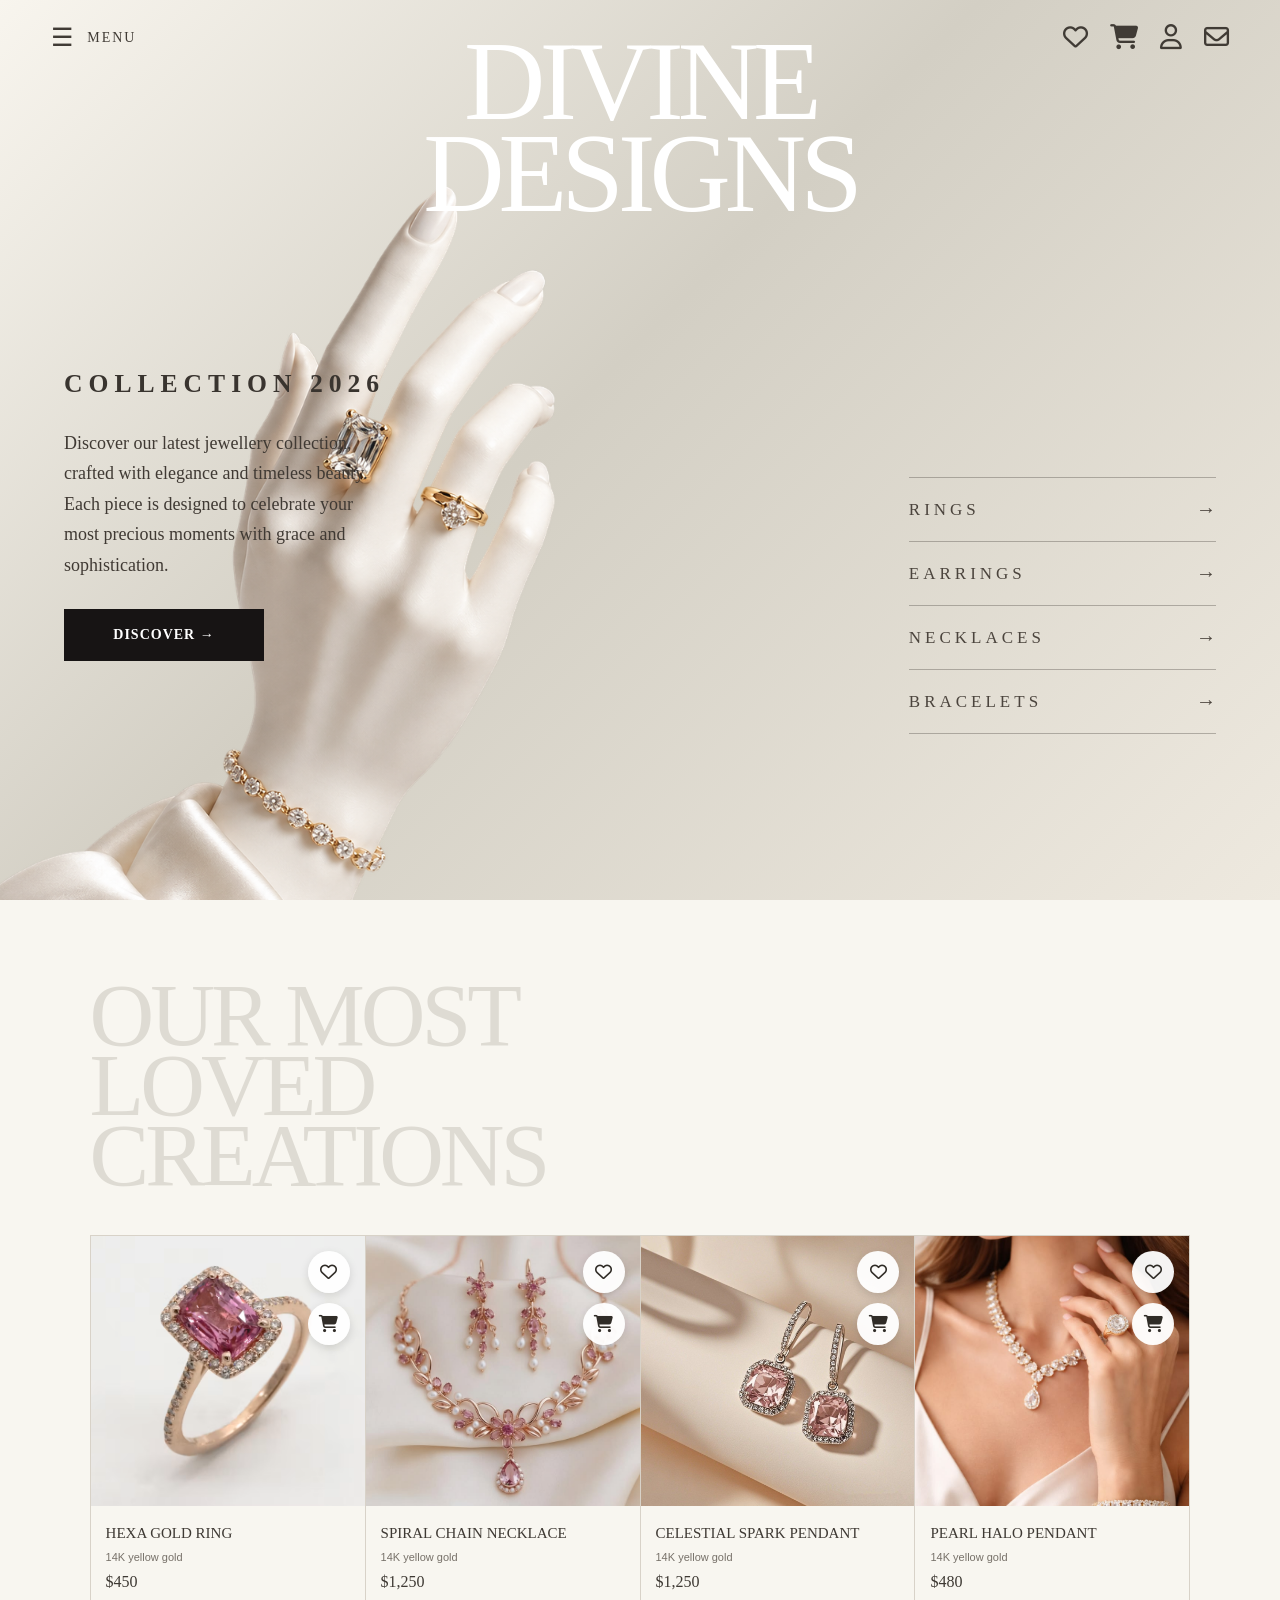
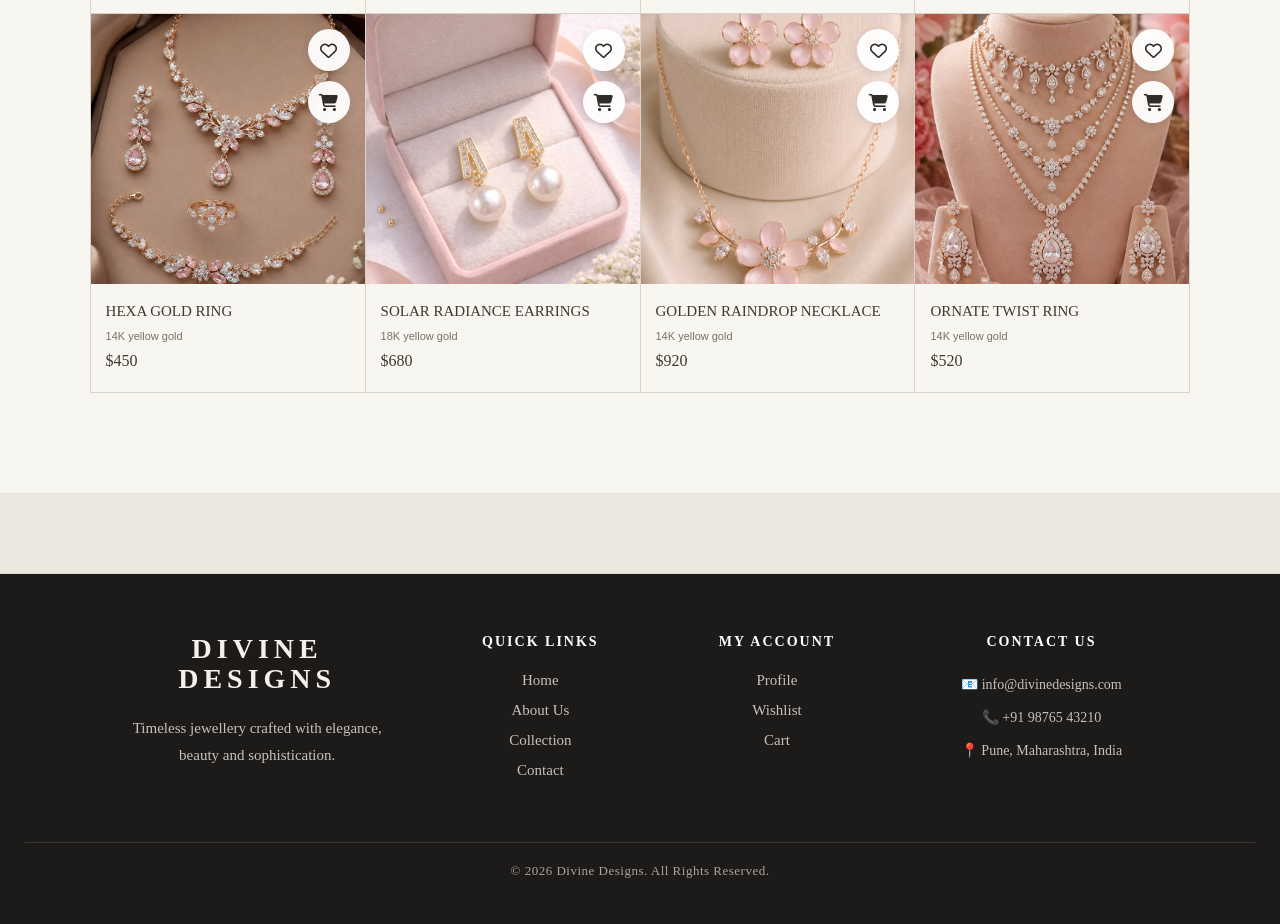
<file: index.html>
<!DOCTYPE html>
<html lang="en">

<head>
    <meta charset="UTF-8">
    <meta name="viewport" content="width=device-width, initial-scale=1.0">

    <title>Divine Designs | Luxury Jewellery</title>

    <!-- Main CSS -->
    <link rel="stylesheet" href="css/style.css">

    <!-- Font Awesome -->
    <link rel="stylesheet"
        href="https://cdnjs.cloudflare.com/ajax/libs/font-awesome/6.5.2/css/all.min.css">

    <style>
        /* =========================================
           PRODUCT IMAGE ACTION BUTTONS
        ========================================= */

        .loved-image {
            position: relative;
            overflow: hidden;
        }

        .product-actions {
            position: absolute;
            top: 15px;
            right: 15px;
            display: flex;
            flex-direction: column;
            gap: 10px;
            z-index: 10;
        }

        .product-action {
            width: 42px;
            height: 42px;
            border: none;
            border-radius: 50%;
            background: rgba(255, 255, 255, 0.95);
            color: #302c27;
            display: flex;
            align-items: center;
            justify-content: center;
            cursor: pointer;
            font-size: 17px;
            box-shadow: 0 3px 10px rgba(0, 0, 0, 0.12);
            transition: all 0.3s ease;
        }

        .product-action:hover {
            background: #302c27;
            color: #ffffff;
            transform: translateY(-2px);
        }

        .product-action.wishlist-active {
            background: #302c27;
            color: #ffffff;
        }

        .product-action:active {
            transform: scale(0.92);
        }

        /* Mobile */
        @media (max-width: 768px) {

            .product-actions {
                top: 10px;
                right: 10px;
                gap: 7px;
            }

            .product-action {
                width: 36px;
                height: 36px;
                font-size: 15px;
            }
        }
    </style>
</head>


<body>

    <!-- =========================================
         HERO SECTION
    ========================================== -->

    <section class="hero">

        <!-- Background Image -->
        <div class="hero-background"></div>


        <!-- =========================================
             TOP HEADER
        ========================================== -->

        <header class="luxury-header">

            <!-- Menu -->
            <div class="menu-dropdown">

                <button class="menu-button" type="button">
                    <span class="menu-icon">☰</span>
                    <span>MENU</span>
                </button>

                <div class="menu-options">

                    <a href="index.html">HOME</a>

                    <a href="about.html">ABOUT US</a>

                    <a href="collection.html">COLLECTION</a>

                    <a href="rings.html">RINGS</a>

                    <a href="earrings.html">EARRINGS</a>

                    <a href="necklaces.html">NECKLACES</a>

                    <a href="bracelets.html">BRACELETS</a>

                    <a href="contact.html">CONTACT</a>

                </div>

            </div>


            <!-- Header Icons -->
            <div class="header-icons">

                <!-- Wishlist -->
                <a href="wishlist.html"
                    class="icon-link"
                    title="Wishlist">

                    <i class="fa-regular fa-heart"></i>

                </a>


                <!-- Cart -->
                <a href="cart.html"
                    class="icon-link"
                    title="Shopping Cart">

                    <i class="fa-solid fa-cart-shopping"></i>

                </a>


                <!-- Profile -->
                <a href="profile.html"
                    class="icon-link"
                    title="Profile">

                    <i class="fa-regular fa-user"></i>

                </a>


                <!-- Contact -->
                <a href="contact.html"
                    class="icon-link"
                    title="Contact">

                    <i class="fa-regular fa-envelope"></i>

                </a>

            </div>

        </header>



        <!-- =========================================
             MAIN TITLE
        ========================================== -->

        <h1 class="hero-title">

            DIVINE
            <br>
            DESIGNS

        </h1>



        <!-- =========================================
             LEFT CONTENT
        ========================================== -->

        <div class="hero-content">

            <h2>
                COLLECTION 2026
            </h2>


            <p>

                Discover our latest jewellery collection,
                <br>

                crafted with elegance and timeless beauty.
                <br>

                Each piece is designed to celebrate your
                <br>

                most precious moments with grace and
                <br>

                sophistication.

            </p>


            <a href="#loved"
                class="discover-button">

                DISCOVER →

            </a>

        </div>



        <!-- =========================================
             HAND IMAGE
        ========================================== -->

        <img
            src="images/hand.png"
            alt="Luxury jewellery hand"
            class="hero-hand"
        >



        <!-- =========================================
             RIGHT CATEGORIES
        ========================================== -->

        <div class="hero-categories">

            <a href="rings.html">

                <span>RINGS</span>

                <span>→</span>

            </a>


            <a href="earrings.html">

                <span>EARRINGS</span>

                <span>→</span>

            </a>


            <a href="necklaces.html">

                <span>NECKLACES</span>

                <span>→</span>

            </a>


            <a href="bracelets.html">

                <span>BRACELETS</span>

                <span>→</span>

            </a>

        </div>

    </section>



    <!-- =========================================
         OUR MOST LOVED CREATIONS
    ========================================== -->

    <section class="loved-section"
        id="loved">


        <div class="loved-heading">

            <p>OUR MOST</p>

            <p>LOVED</p>

            <p>CREATIONS</p>

        </div>



        <div class="loved-grid">


            <!-- =================================
                 PRODUCT 1
            ================================== -->

            <div class="loved-card">

                <div class="loved-image">

                    <img
                        src="images/ring2.jpg"
                        alt="Hexa Gold Ring"
                    >


                    <!-- Action Buttons -->
                    <div class="product-actions">

                        <button
                            class="product-action wishlist-btn"
                            title="Add to Wishlist"
                            onclick="addToWishlist(
                                'HEXA GOLD RING',
                                '14K yellow gold',
                                '$450',
                                'images/ring2.jpg'
                            )">

                            <i class="fa-regular fa-heart"></i>

                        </button>


                        <button
                            class="product-action"
                            title="Add to Cart"
                            onclick="addToCart(
                                'HEXA GOLD RING',
                                '14K yellow gold',
                                '$450',
                                'images/ring2.jpg'
                            )">

                            <i class="fa-solid fa-cart-shopping"></i>

                        </button>

                    </div>

                </div>


                <div class="loved-info">

                    <h3>HEXA GOLD RING</h3>

                    <p>14K yellow gold</p>

                    <span>$450</span>

                </div>

            </div>



            <!-- =================================
                 PRODUCT 2
            ================================== -->

            <div class="loved-card">

                <div class="loved-image">

                    <img
                        src="images/necklace1.jpg"
                        alt="Spiral Chain Necklace"
                    >


                    <div class="product-actions">

                        <button
                            class="product-action wishlist-btn"
                            title="Add to Wishlist"
                            onclick="addToWishlist(
                                'SPIRAL CHAIN NECKLACE',
                                '14K yellow gold',
                                '$1,250',
                                'images/necklace1.jpg'
                            )">

                            <i class="fa-regular fa-heart"></i>

                        </button>


                        <button
                            class="product-action"
                            title="Add to Cart"
                            onclick="addToCart(
                                'SPIRAL CHAIN NECKLACE',
                                '14K yellow gold',
                                '$1,250',
                                'images/necklace1.jpg'
                            )">

                            <i class="fa-solid fa-cart-shopping"></i>

                        </button>

                    </div>

                </div>


                <div class="loved-info">

                    <h3>SPIRAL CHAIN NECKLACE</h3>

                    <p>14K yellow gold</p>

                    <span>$1,250</span>

                </div>

            </div>



            <!-- =================================
                 PRODUCT 3
            ================================== -->

            <div class="loved-card">

                <div class="loved-image">

                    <img
                        src="images/earrings1.jpg"
                        alt="Celestial Spark Pendant"
                    >


                    <div class="product-actions">

                        <button
                            class="product-action wishlist-btn"
                            title="Add to Wishlist"
                            onclick="addToWishlist(
                                'CELESTIAL SPARK PENDANT',
                                '14K yellow gold',
                                '$1,250',
                                'images/earrings1.jpg'
                            )">

                            <i class="fa-regular fa-heart"></i>

                        </button>


                        <button
                            class="product-action"
                            title="Add to Cart"
                            onclick="addToCart(
                                'CELESTIAL SPARK PENDANT',
                                '14K yellow gold',
                                '$1,250',
                                'images/earrings1.jpg'
                            )">

                            <i class="fa-solid fa-cart-shopping"></i>

                        </button>

                    </div>

                </div>


                <div class="loved-info">

                    <h3>CELESTIAL SPARK PENDANT</h3>

                    <p>14K yellow gold</p>

                    <span>$1,250</span>

                </div>

            </div>



            <!-- =================================
                 PRODUCT 4
            ================================== -->

            <div class="loved-card">

                <div class="loved-image">

                    <img
                        src="images/bracelet1.jpg"
                        alt="Pearl Halo Pendant"
                    >


                    <div class="product-actions">

                        <button
                            class="product-action wishlist-btn"
                            title="Add to Wishlist"
                            onclick="addToWishlist(
                                'PEARL HALO PENDANT',
                                '14K yellow gold',
                                '$480',
                                'images/bracelet1.jpg'
                            )">

                            <i class="fa-regular fa-heart"></i>

                        </button>


                        <button
                            class="product-action"
                            title="Add to Cart"
                            onclick="addToCart(
                                'PEARL HALO PENDANT',
                                '14K yellow gold',
                                '$480',
                                'images/bracelet1.jpg'
                            )">

                            <i class="fa-solid fa-cart-shopping"></i>

                        </button>

                    </div>

                </div>


                <div class="loved-info">

                    <h3>PEARL HALO PENDANT</h3>

                    <p>14K yellow gold</p>

                    <span>$480</span>

                </div>

            </div>



            <!-- =================================
                 PRODUCT 5
            ================================== -->

            <div class="loved-card">

                <div class="loved-image">

                    <img
                        src="images/necklace3.jpg"
                        alt="Hexa Gold Ring"
                    >


                    <div class="product-actions">

                        <button
                            class="product-action wishlist-btn"
                            title="Add to Wishlist"
                            onclick="addToWishlist(
                                'HEXA GOLD RING',
                                '14K yellow gold',
                                '$450',
                                'images/necklace3.jpg'
                            )">

                            <i class="fa-regular fa-heart"></i>

                        </button>


                        <button
                            class="product-action"
                            title="Add to Cart"
                            onclick="addToCart(
                                'HEXA GOLD RING',
                                '14K yellow gold',
                                '$450',
                                'images/necklace3.jpg'
                            )">

                            <i class="fa-solid fa-cart-shopping"></i>

                        </button>

                    </div>

                </div>


                <div class="loved-info">

                    <h3>HEXA GOLD RING</h3>

                    <p>14K yellow gold</p>

                    <span>$450</span>

                </div>

            </div>



            <!-- =================================
                 PRODUCT 6
            ================================== -->

            <div class="loved-card">

                <div class="loved-image">

                    <img
                        src="images/earrings2.jpg"
                        alt="Solar Radiance Earrings"
                    >


                    <div class="product-actions">

                        <button
                            class="product-action wishlist-btn"
                            title="Add to Wishlist"
                            onclick="addToWishlist(
                                'SOLAR RADIANCE EARRINGS',
                                '18K yellow gold',
                                '$680',
                                'images/earrings2.jpg'
                            )">

                            <i class="fa-regular fa-heart"></i>

                        </button>


                        <button
                            class="product-action"
                            title="Add to Cart"
                            onclick="addToCart(
                                'SOLAR RADIANCE EARRINGS',
                                '18K yellow gold',
                                '$680',
                                'images/earrings2.jpg'
                            )">

                            <i class="fa-solid fa-cart-shopping"></i>

                        </button>

                    </div>

                </div>


                <div class="loved-info">

                    <h3>SOLAR RADIANCE EARRINGS</h3>

                    <p>18K yellow gold</p>

                    <span>$680</span>

                </div>

            </div>



            <!-- =================================
                 PRODUCT 7
            ================================== -->

            <div class="loved-card">

                <div class="loved-image">

                    <img
                        src="images/necklace2.jpg"
                        alt="Golden Raindrop Necklace"
                    >


                    <div class="product-actions">

                        <button
                            class="product-action wishlist-btn"
                            title="Add to Wishlist"
                            onclick="addToWishlist(
                                'GOLDEN RAINDROP NECKLACE',
                                '14K yellow gold',
                                '$920',
                                'images/necklace2.jpg'
                            )">

                            <i class="fa-regular fa-heart"></i>

                        </button>


                        <button
                            class="product-action"
                            title="Add to Cart"
                            onclick="addToCart(
                                'GOLDEN RAINDROP NECKLACE',
                                '14K yellow gold',
                                '$920',
                                'images/necklace2.jpg'
                            )">

                            <i class="fa-solid fa-cart-shopping"></i>

                        </button>

                    </div>

                </div>


                <div class="loved-info">

                    <h3>GOLDEN RAINDROP NECKLACE</h3>

                    <p>14K yellow gold</p>

                    <span>$920</span>

                </div>

            </div>



            <!-- =================================
                 PRODUCT 8
            ================================== -->

            <div class="loved-card">

                <div class="loved-image">

                    <img
                        src="images/necklace4.jpg"
                        alt="Ornate Twist Ring"
                    >


                    <div class="product-actions">

                        <button
                            class="product-action wishlist-btn"
                            title="Add to Wishlist"
                            onclick="addToWishlist(
                                'ORNATE TWIST RING',
                                '14K yellow gold',
                                '$520',
                                'images/necklace4.jpg'
                            )">

                            <i class="fa-regular fa-heart"></i>

                        </button>


                        <button
                            class="product-action"
                            title="Add to Cart"
                            onclick="addToCart(
                                'ORNATE TWIST RING',
                                '14K yellow gold',
                                '$520',
                                'images/necklace4.jpg'
                            )">

                            <i class="fa-solid fa-cart-shopping"></i>

                        </button>

                    </div>

                </div>


                <div class="loved-info">

                    <h3>ORNATE TWIST RING</h3>

                    <p>14K yellow gold</p>

                    <span>$520</span>

                </div>

            </div>


        </div>

    </section>



    <!-- =========================================
         JAVASCRIPT
         WISHLIST + CART
    ========================================== -->

    <script>

        /* =========================================
           ADD TO WISHLIST
        ========================================== */

        function addToWishlist(name, material, price, image) {

            let wishlist =
                JSON.parse(localStorage.getItem("wishlist")) || [];


            /* Check if product already exists */

            const alreadyExists = wishlist.some(function (item) {

                return item.name === name &&
                       item.image === image;

            });


            if (alreadyExists) {

                alert("This item is already in your wishlist.");

                return;

            }


            /* Add product */

            wishlist.push({

                name: name,

                material: material,

                price: price,

                image: image

            });


            localStorage.setItem(
                "wishlist",
                JSON.stringify(wishlist)
            );


            alert("Added to Wishlist ❤️");

        }



        /* =========================================
           ADD TO CART
        ========================================== */

        function addToCart(name, material, price, image) {

            let cart =
                JSON.parse(localStorage.getItem("cart")) || [];


            /* Check if product already exists */

            const alreadyExists = cart.some(function (item) {

                return item.name === name &&
                       item.image === image;

            });


            if (alreadyExists) {

                alert("This item is already in your cart.");

                return;

            }


            /* Add product */

            cart.push({

                name: name,

                material: material,

                price: price,

                image: image,

                quantity: 1

            });


            localStorage.setItem(
                "cart",
                JSON.stringify(cart)
            );


            alert("Added to Cart 🛒");

        }



        /* =========================================
           SHOW SAVED WISHLIST HEARTS
        ========================================== */

        document.addEventListener(
            "DOMContentLoaded",
            function () {

                const wishlist =
                    JSON.parse(
                        localStorage.getItem("wishlist")
                    ) || [];


                document
                    .querySelectorAll(".wishlist-btn")
                    .forEach(function (button) {

                        const onclickValue =
                            button.getAttribute("onclick");


                        if (!onclickValue) {
                            return;
                        }


                        wishlist.forEach(function (item) {

                            if (
                                onclickValue.includes(item.name)
                            ) {

                                button.classList.add(
                                    "wishlist-active"
                                );

                                const icon =
                                    button.querySelector("i");

                                if (icon) {

                                    icon.classList.remove(
                                        "fa-regular"
                                    );

                                    icon.classList.add(
                                        "fa-solid"
                                    );

                                }

                            }

                        });

                    });

            }
        );

    </script>

<!-- FOOTER -->
<footer class="site-footer">

    <div class="footer-container">

        <!-- Brand -->
        <div class="footer-brand">
            <h2>DIVINE<br>DESIGNS</h2>
            <p>
                Timeless jewellery crafted with elegance,
                beauty and sophistication.
            </p>
        </div>

        <!-- Quick Links -->
        <div class="footer-column">
            <h3>QUICK LINKS</h3>

            <a href="index.html">Home</a>
            <a href="about.html">About Us</a>
            <a href="collection.html">Collection</a>
            <a href="contact.html">Contact</a>
        </div>

        <!-- Customer -->
        <div class="footer-column">
            <h3>MY ACCOUNT</h3>

            <a href="profile.html">Profile</a>
            <a href="wishlist.html">Wishlist</a>
            <a href="cart.html">Cart</a>
        </div>

        <!-- Contact -->
        <div class="footer-column">
            <h3>CONTACT US</h3>

            <p>📧 info@divinedesigns.com</p>
            <p>📞 +91 98765 43210</p>
            <p>📍 Pune, Maharashtra, India</p>
        </div>

    </div>

    <div class="footer-bottom">
        <p>© 2026 Divine Designs. All Rights Reserved.</p>
    </div>

</footer>

</body>

</html>
</file>
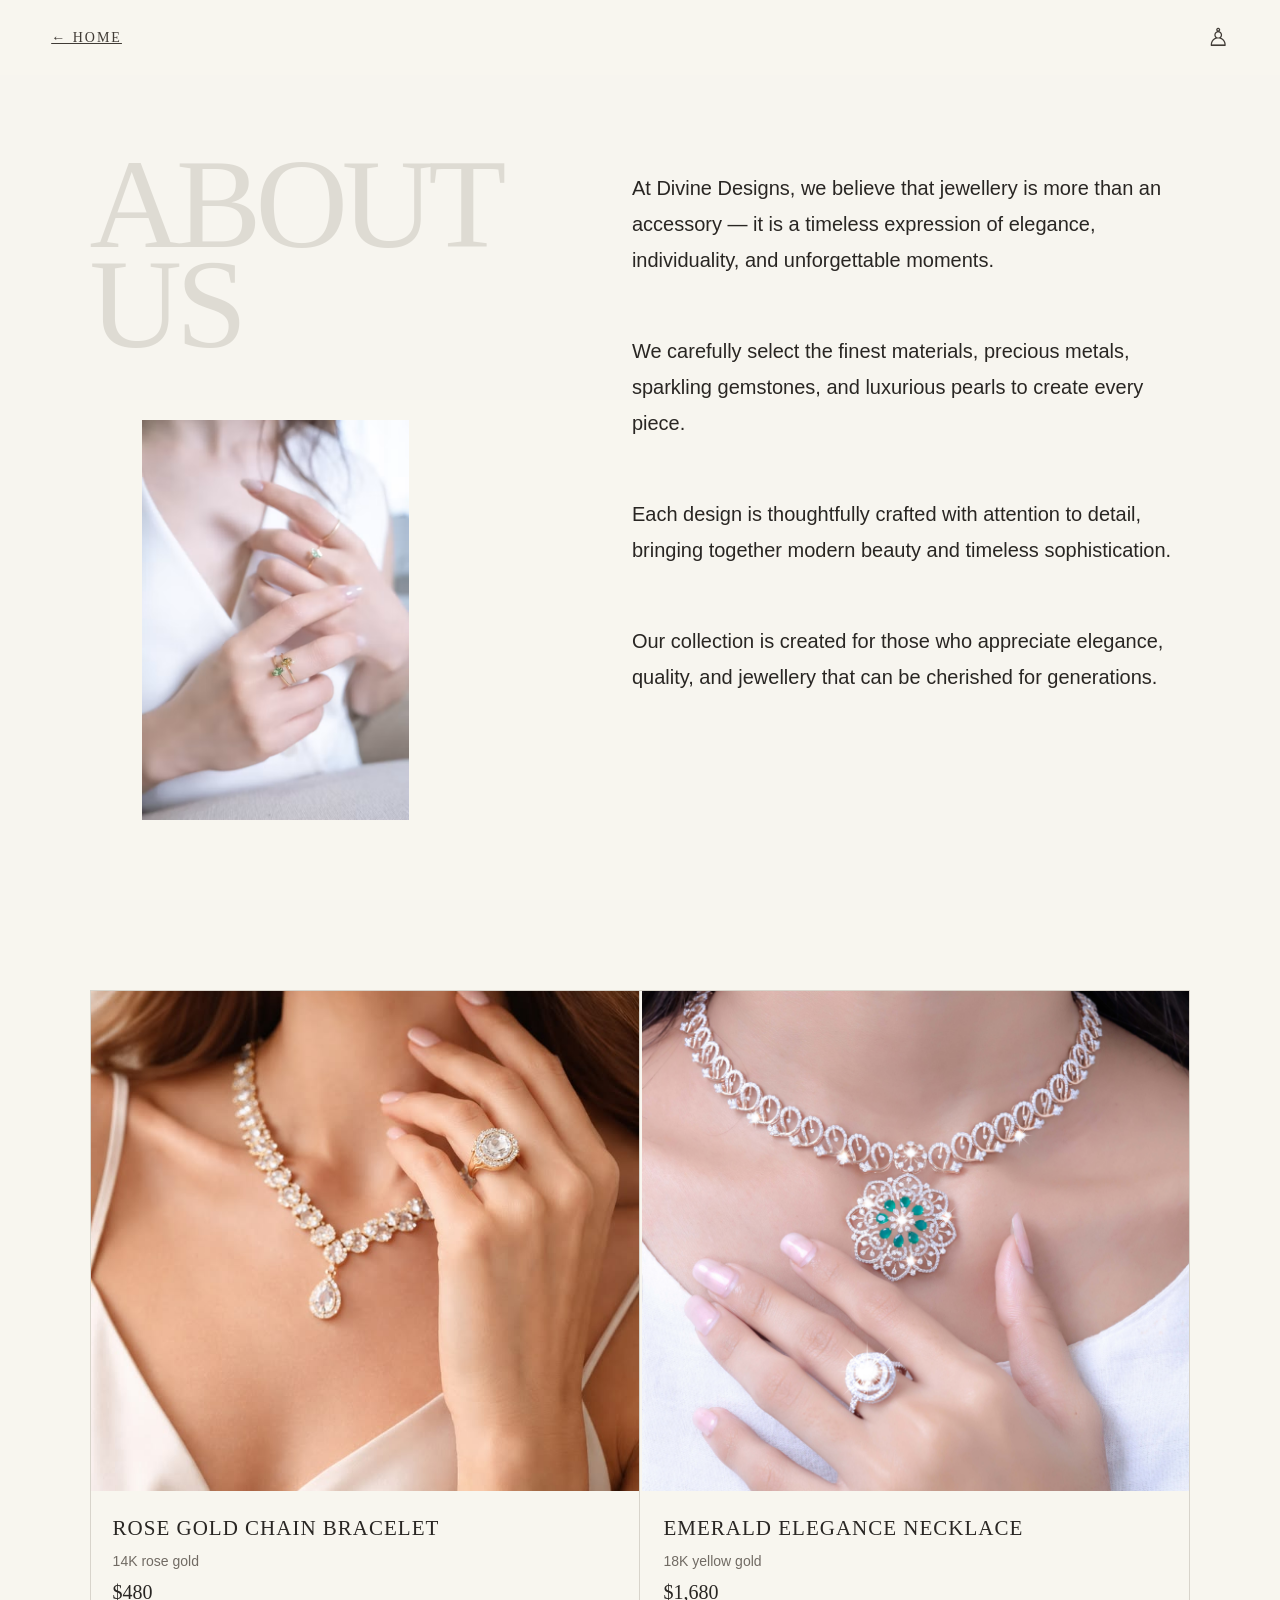
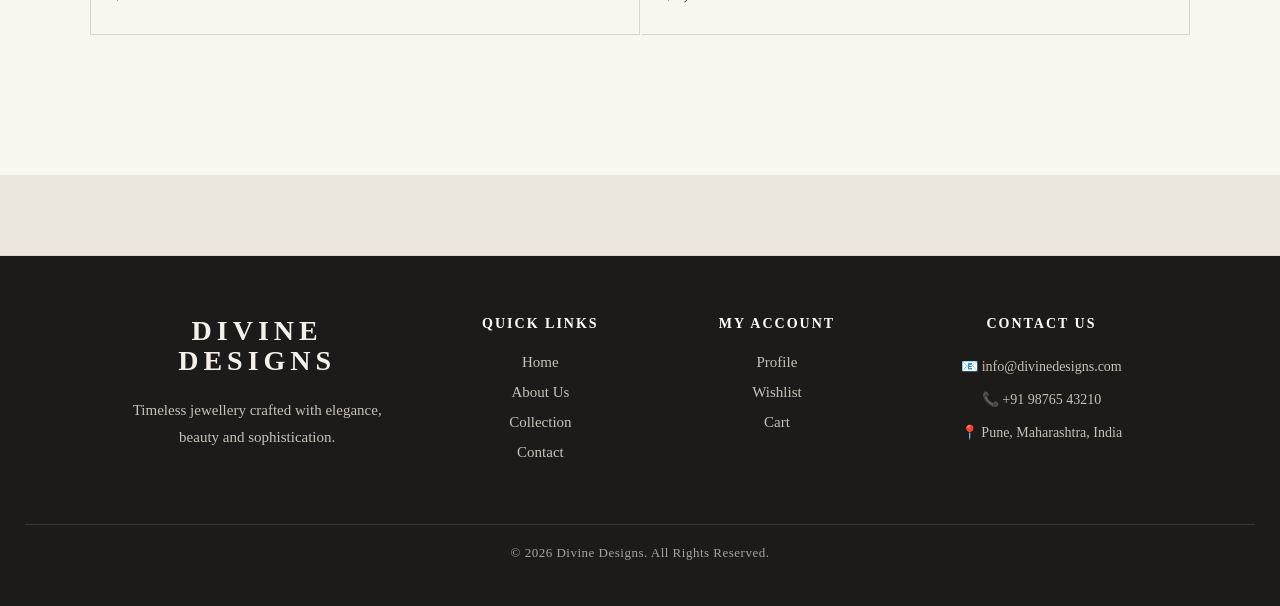
<file: about.html>
<!DOCTYPE html>
<html lang="en">

<head>
    <meta charset="UTF-8">
    <meta name="viewport" content="width=device-width, initial-scale=1.0">

    <title>About Us | Divine Designs</title>

    <link rel="stylesheet" href="css/style.css">
</head>

<body>

<header class="luxury-header" style="position: relative; background: #f8f6ef;">

    <a href="index.html" class="menu-button">
        ← HOME
    </a>

    <div class="header-icons">
        <a href="contact.html">♙</a>
    </div>

</header>


<section class="about-section">

    <div class="about-title">

        <h2>
            ABOUT<br>
            US
        </h2>

        <div class="about-model">
            <img src="images/model.jpg" alt="Jewellery Model">
        </div>

    </div>


    <div class="about-content">

        <p>
            At Divine Designs, we believe that jewellery is more than an
            accessory — it is a timeless expression of elegance,
            individuality, and unforgettable moments.
        </p>

        <p>
            We carefully select the finest materials, precious metals,
            sparkling gemstones, and luxurious pearls to create every piece.
        </p>

        <p>
            Each design is thoughtfully crafted with attention to detail,
            bringing together modern beauty and timeless sophistication.
        </p>

        <p>
            Our collection is created for those who appreciate elegance,
            quality, and jewellery that can be cherished for generations.
        </p>

    </div>

</section>
<!-- ================= FEATURED JEWELLERY ================= -->

<section class="featured-jewellery">


    <div class="featured-products">

        <!-- Necklace -->

        <a href="collection.html" class="featured-card">

            <div class="featured-image">
                <img src="images/bracelet1.jpg" alt="Luxury Necklace">
            </div>

            <div class="featured-info">
                <h3>ROSE GOLD CHAIN BRACELET</h3>
                <p>14K rose gold</p>
                <span>$480</span>
    

            </div>

        </a>


        <!-- Bracelet -->

        <a href="#" class="featured-card">

            <div class="featured-image">
                <img src="images/necklace7.jpg" alt="Luxury Bracelet">
            </div>

            <div class="featured-info">
                <h3>EMERALD ELEGANCE NECKLACE</h3>
                <p>18K yellow gold</p>
                <span>$1,680</span>
            </div>

        </a>

    </div>

</section>
<!-- FOOTER -->
<footer class="site-footer">

    <div class="footer-container">

        <!-- Brand -->
        <div class="footer-brand">
            <h2>DIVINE<br>DESIGNS</h2>
            <p>
                Timeless jewellery crafted with elegance,
                beauty and sophistication.
            </p>
        </div>

        <!-- Quick Links -->
        <div class="footer-column">
            <h3>QUICK LINKS</h3>

            <a href="index.html">Home</a>
            <a href="about.html">About Us</a>
            <a href="collection.html">Collection</a>
            <a href="contact.html">Contact</a>
        </div>

        <!-- Customer -->
        <div class="footer-column">
            <h3>MY ACCOUNT</h3>

            <a href="profile.html">Profile</a>
            <a href="wishlist.html">Wishlist</a>
            <a href="cart.html">Cart</a>
        </div>

        <!-- Contact -->
        <div class="footer-column">
            <h3>CONTACT US</h3>

            <p>📧 info@divinedesigns.com</p>
            <p>📞 +91 98765 43210</p>
            <p>📍 Pune, Maharashtra, India</p>
        </div>

    </div>

    <div class="footer-bottom">
        <p>© 2026 Divine Designs. All Rights Reserved.</p>
    </div>

</footer>




</body>
</html>
</file>
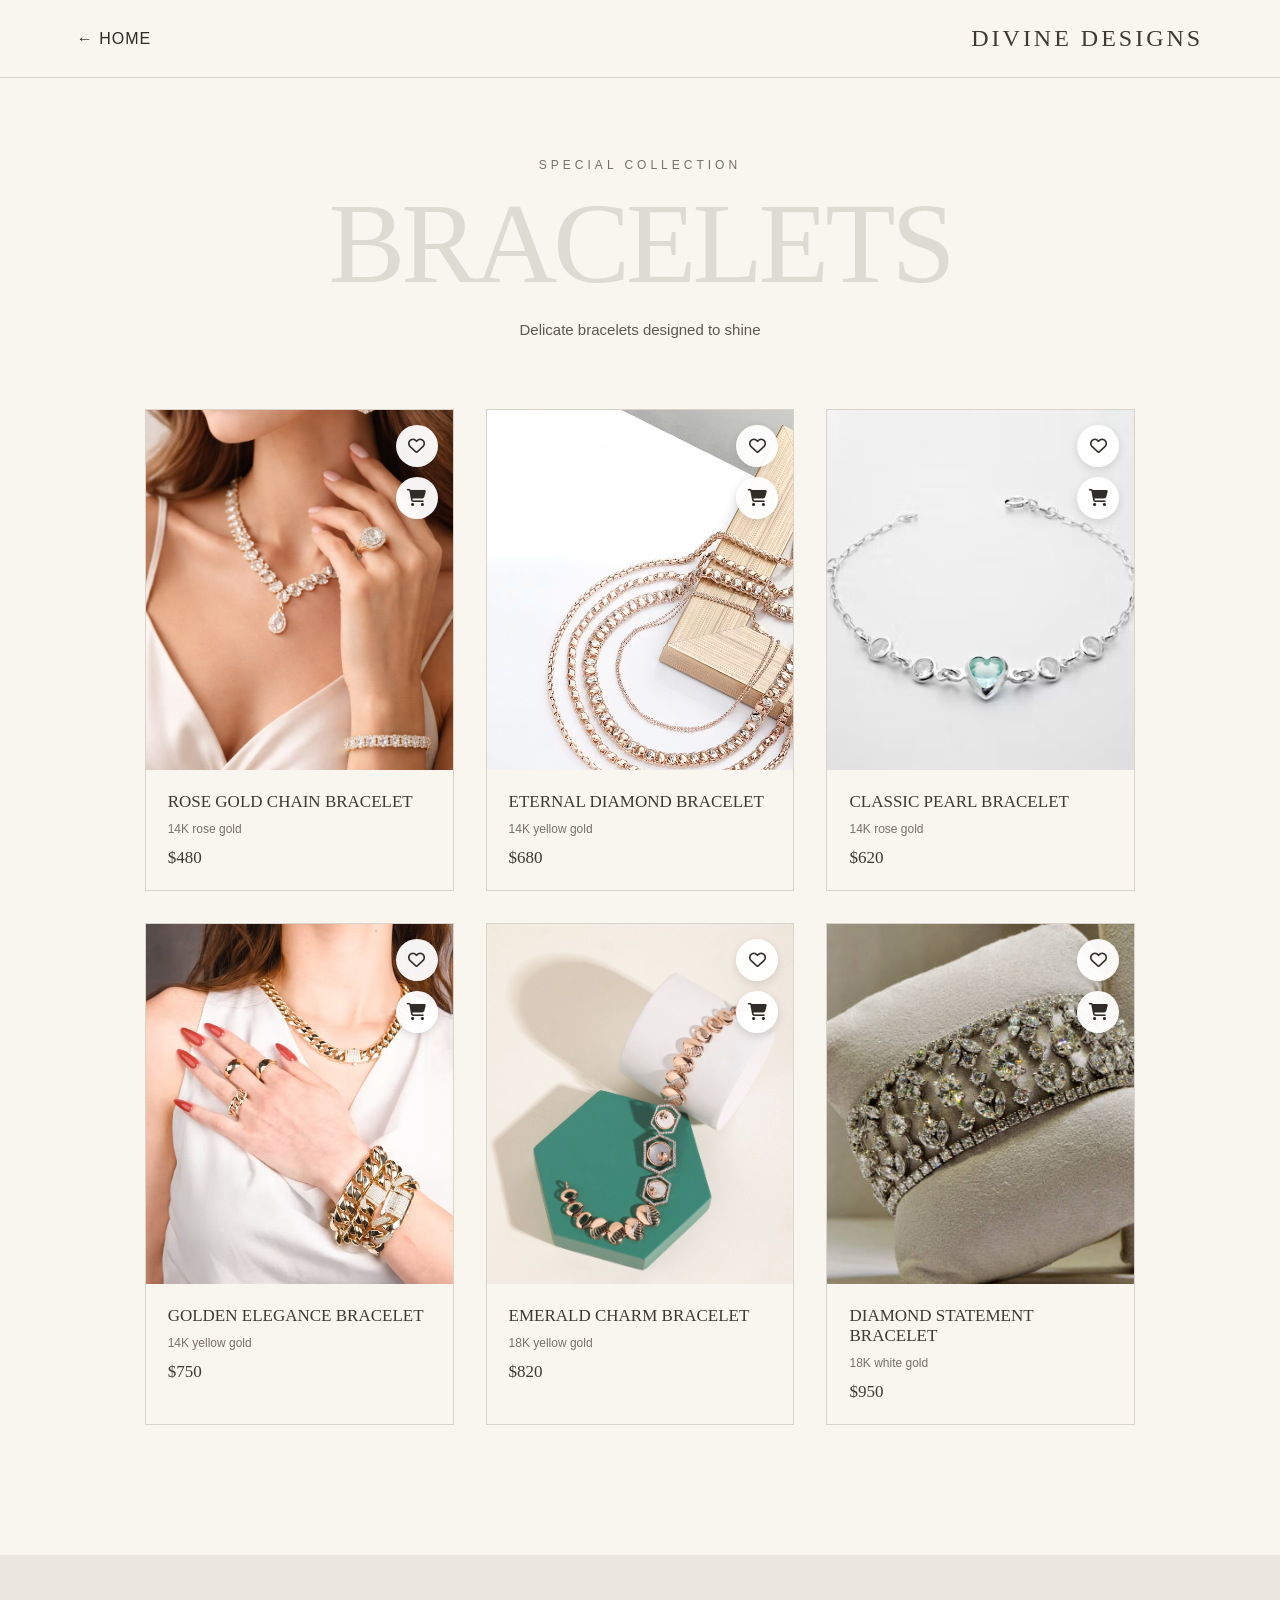
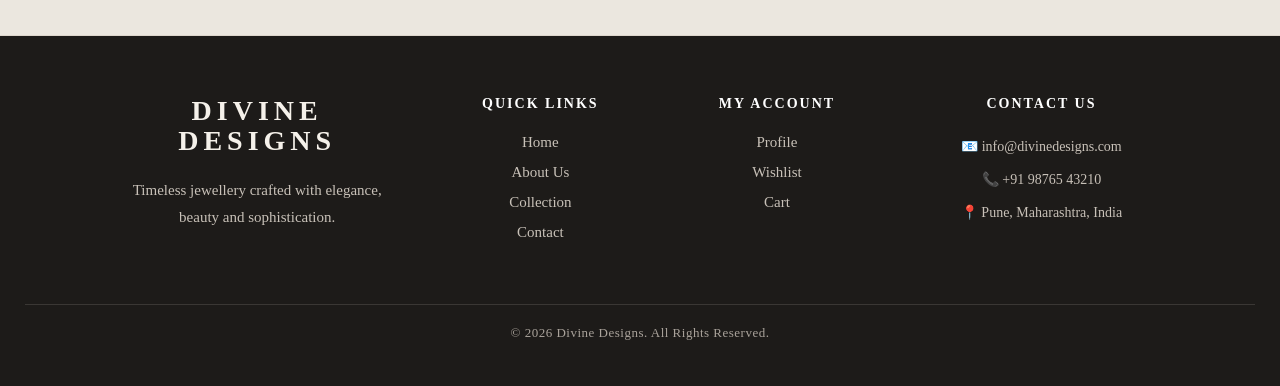
<file: bracelets.html>
<!DOCTYPE html>
<html lang="en">

<head>

    <meta charset="UTF-8">

    <meta name="viewport"
        content="width=device-width, initial-scale=1.0">

    <title>Bracelets | Divine Designs</title>

    <!-- Main CSS -->
    <link rel="stylesheet" href="css/style.css">

    <!-- Font Awesome -->
     <link rel="stylesheet" href="css/style.css">
    <link rel="stylesheet"
        href="https://cdnjs.cloudflare.com/ajax/libs/font-awesome/6.5.2/css/all.min.css">


    <style>

        /* =========================================
           PRODUCT IMAGE ACTION BUTTONS
        ========================================== */

        .category-image {

            position: relative;

            overflow: hidden;

        }


        .product-actions {

            position: absolute;

            top: 15px;

            right: 15px;

            display: flex;

            flex-direction: column;

            gap: 10px;

            z-index: 10;

        }


        .product-action {

            width: 42px;

            height: 42px;

            border: none;

            border-radius: 50%;

            background: rgba(255, 255, 255, 0.95);

            color: #302c27;

            display: flex;

            align-items: center;

            justify-content: center;

            cursor: pointer;

            font-size: 17px;

            box-shadow:
                0 3px 10px rgba(0, 0, 0, 0.12);

            transition: all 0.3s ease;

        }


        .product-action:hover {

            background: #302c27;

            color: #ffffff;

            transform: translateY(-2px);

        }


        .product-action.wishlist-active {

            background: #302c27;

            color: #ffffff;

        }


        .product-action:active {

            transform: scale(0.92);

        }


        /* =========================================
           MOBILE
        ========================================== */

        @media (max-width: 768px) {

            .product-actions {

                top: 10px;

                right: 10px;

                gap: 7px;

            }


            .product-action {

                width: 36px;

                height: 36px;

                font-size: 15px;

            }

        }

    </style>

</head>


<body>


    <!-- =========================================
         HEADER
    ========================================== -->

    <header class="category-header">

        <a href="index.html"
            class="back-home">

            ← HOME

        </a>


        <h1>

            DIVINE DESIGNS

        </h1>

    </header>



    <!-- =========================================
         BRACELETS PAGE
    ========================================== -->

    <main class="category-page">


        <!-- PAGE HEADING -->

        <div class="category-heading">

            <p>

                SPECIAL COLLECTION

            </p>


            <h2>

                BRACELETS

            </h2>


            <span>

                Delicate bracelets designed to shine

            </span>

        </div>



        <!-- =========================================
             PRODUCT GRID
        ========================================== -->

        <div class="category-grid">



            <!-- =====================================
                 BRACELET 1
            ====================================== -->

            <div class="category-card">

                <div class="category-image">


                    <img
                        src="images/bracelet1.jpg"
                        alt="Rose Gold Chain Bracelet"
                    >


                    <!-- ACTION BUTTONS -->

                    <div class="product-actions">


                        <!-- HEART -->

                        <button
                            class="product-action wishlist-btn"
                            title="Add to Wishlist"
                            onclick="addToWishlist(
                                'ROSE GOLD CHAIN BRACELET',
                                '14K rose gold',
                                '$480',
                                'images/bracelet1.jpg'
                            )"
                        >

                            <i class="fa-regular fa-heart"></i>

                        </button>



                        <!-- CART -->

                        <button
                            class="product-action"
                            title="Add to Cart"
                            onclick="addToCart(
                                'ROSE GOLD CHAIN BRACELET',
                                '14K rose gold',
                                '$480',
                                'images/bracelet1.jpg'
                            )"
                        >

                            <i class="fa-solid fa-cart-shopping"></i>

                        </button>


                    </div>

                </div>


                <div class="category-info">

                    <h3>

                        ROSE GOLD CHAIN BRACELET

                    </h3>


                    <p>

                        14K rose gold

                    </p>


                    <span>

                        $480

                    </span>

                </div>

            </div>



            <!-- =====================================
                 BRACELET 2
            ====================================== -->

            <div class="category-card">

                <div class="category-image">


                    <img
                        src="images/bracelet2.jpg"
                        alt="Eternal Diamond Bracelet"
                    >


                    <div class="product-actions">


                        <button
                            class="product-action wishlist-btn"
                            title="Add to Wishlist"
                            onclick="addToWishlist(
                                'ETERNAL DIAMOND BRACELET',
                                '14K yellow gold',
                                '$680',
                                'images/bracelet2.jpg'
                            )"
                        >

                            <i class="fa-regular fa-heart"></i>

                        </button>


                        <button
                            class="product-action"
                            title="Add to Cart"
                            onclick="addToCart(
                                'ETERNAL DIAMOND BRACELET',
                                '14K yellow gold',
                                '$680',
                                'images/bracelet2.jpg'
                            )"
                        >

                            <i class="fa-solid fa-cart-shopping"></i>

                        </button>


                    </div>

                </div>


                <div class="category-info">

                    <h3>

                        ETERNAL DIAMOND BRACELET

                    </h3>


                    <p>

                        14K yellow gold

                    </p>


                    <span>

                        $680

                    </span>

                </div>

            </div>



            <!-- =====================================
                 BRACELET 3
            ====================================== -->

            <div class="category-card">

                <div class="category-image">


                    <img
                        src="images/bracelet3.jpg"
                        alt="Classic Pearl Bracelet"
                    >


                    <div class="product-actions">


                        <button
                            class="product-action wishlist-btn"
                            title="Add to Wishlist"
                            onclick="addToWishlist(
                                'CLASSIC PEARL BRACELET',
                                '14K rose gold',
                                '$620',
                                'images/bracelet3.jpg'
                            )"
                        >

                            <i class="fa-regular fa-heart"></i>

                        </button>


                        <button
                            class="product-action"
                            title="Add to Cart"
                            onclick="addToCart(
                                'CLASSIC PEARL BRACELET',
                                '14K rose gold',
                                '$620',
                                'images/bracelet3.jpg'
                            )"
                        >

                            <i class="fa-solid fa-cart-shopping"></i>

                        </button>


                    </div>

                </div>


                <div class="category-info">

                    <h3>

                        CLASSIC PEARL BRACELET

                    </h3>


                    <p>

                        14K rose gold

                    </p>


                    <span>

                        $620

                    </span>

                </div>

            </div>



            <!-- =====================================
                 BRACELET 4
            ====================================== -->

            <div class="category-card">

                <div class="category-image">


                    <img
                        src="images/bracelet4.jpg"
                        alt="Golden Elegance Bracelet"
                    >


                    <div class="product-actions">


                        <button
                            class="product-action wishlist-btn"
                            title="Add to Wishlist"
                            onclick="addToWishlist(
                                'GOLDEN ELEGANCE BRACELET',
                                '14K yellow gold',
                                '$750',
                                'images/bracelet4.jpg'
                            )"
                        >

                            <i class="fa-regular fa-heart"></i>

                        </button>


                        <button
                            class="product-action"
                            title="Add to Cart"
                            onclick="addToCart(
                                'GOLDEN ELEGANCE BRACELET',
                                '14K yellow gold',
                                '$750',
                                'images/bracelet4.jpg'
                            )"
                        >

                            <i class="fa-solid fa-cart-shopping"></i>

                        </button>


                    </div>

                </div>


                <div class="category-info">

                    <h3>

                        GOLDEN ELEGANCE BRACELET

                    </h3>


                    <p>

                        14K yellow gold

                    </p>


                    <span>

                        $750

                    </span>

                </div>

            </div>



            <!-- =====================================
                 BRACELET 5
            ====================================== -->

            <div class="category-card">

                <div class="category-image">


                    <img
                        src="images/bracelet5.jpg"
                        alt="Emerald Charm Bracelet"
                    >


                    <div class="product-actions">


                        <button
                            class="product-action wishlist-btn"
                            title="Add to Wishlist"
                            onclick="addToWishlist(
                                'EMERALD CHARM BRACELET',
                                '18K yellow gold',
                                '$820',
                                'images/bracelet5.jpg'
                            )"
                        >

                            <i class="fa-regular fa-heart"></i>

                        </button>


                        <button
                            class="product-action"
                            title="Add to Cart"
                            onclick="addToCart(
                                'EMERALD CHARM BRACELET',
                                '18K yellow gold',
                                '$820',
                                'images/bracelet5.jpg'
                            )"
                        >

                            <i class="fa-solid fa-cart-shopping"></i>

                        </button>


                    </div>

                </div>


                <div class="category-info">

                    <h3>

                        EMERALD CHARM BRACELET

                    </h3>


                    <p>

                        18K yellow gold

                    </p>


                    <span>

                        $820

                    </span>

                </div>

            </div>



            <!-- =====================================
                 BRACELET 6
            ====================================== -->

            <div class="category-card">

                <div class="category-image">


                    <img
                        src="images/bracelet6.jpg"
                        alt="Diamond Statement Bracelet"
                    >


                    <div class="product-actions">


                        <button
                            class="product-action wishlist-btn"
                            title="Add to Wishlist"
                            onclick="addToWishlist(
                                'DIAMOND STATEMENT BRACELET',
                                '18K white gold',
                                '$950',
                                'images/bracelet6.jpg'
                            )"
                        >

                            <i class="fa-regular fa-heart"></i>

                        </button>


                        <button
                            class="product-action"
                            title="Add to Cart"
                            onclick="addToCart(
                                'DIAMOND STATEMENT BRACELET',
                                '18K white gold',
                                '$950',
                                'images/bracelet6.jpg'
                            )"
                        >

                            <i class="fa-solid fa-cart-shopping"></i>

                        </button>


                    </div>

                </div>


                <div class="category-info">

                    <h3>

                        DIAMOND STATEMENT BRACELET

                    </h3>


                    <p>

                        18K white gold

                    </p>


                    <span>

                        $950

                    </span>

                </div>

            </div>


        </div>

    </main>



    <!-- =========================================
         WISHLIST + CART JAVASCRIPT
    ========================================== -->

    <script>


        /* =========================================
           ADD TO WISHLIST
        ========================================== */

        function addToWishlist(
            name,
            material,
            price,
            image
        ) {


            let wishlist =
                JSON.parse(
                    localStorage.getItem("wishlist")
                ) || [];


            /* Check duplicate */

            const alreadyExists =
                wishlist.some(function (item) {

                    return (
                        item.name === name &&
                        item.image === image
                    );

                });


            if (alreadyExists) {

                alert(
                    "This item is already in your wishlist."
                );

                return;

            }


            /* Add product */

            wishlist.push({

                name: name,

                material: material,

                price: price,

                image: image

            });


            /* Save */

            localStorage.setItem(
                "wishlist",
                JSON.stringify(wishlist)
            );


            alert(
                "Added to Wishlist ❤️"
            );

        }



        /* =========================================
           ADD TO CART
        ========================================== */

        function addToCart(
            name,
            material,
            price,
            image
        ) {


            let cart =
                JSON.parse(
                    localStorage.getItem("cart")
                ) || [];


            /* Check duplicate */

            const alreadyExists =
                cart.some(function (item) {

                    return (
                        item.name === name &&
                        item.image === image
                    );

                });


            if (alreadyExists) {

                alert(
                    "This item is already in your cart."
                );

                return;

            }


            /* Add product */

            cart.push({

                name: name,

                material: material,

                price: price,

                image: image,

                quantity: 1

            });


            /* Save */

            localStorage.setItem(
                "cart",
                JSON.stringify(cart)
            );


            alert(
                "Added to Cart 🛒"
            );

        }



        /* =========================================
           SHOW SAVED WISHLIST HEART
        ========================================== */

        document.addEventListener(
            "DOMContentLoaded",
            function () {


                const wishlist =
                    JSON.parse(
                        localStorage.getItem("wishlist")
                    ) || [];


                document
                    .querySelectorAll(".wishlist-btn")
                    .forEach(function (button) {


                        const onclickValue =
                            button.getAttribute(
                                "onclick"
                            );


                        if (!onclickValue) {

                            return;

                        }


                        wishlist.forEach(
                            function (item) {


                                if (
                                    onclickValue.includes(
                                        item.name
                                    )
                                ) {


                                    button.classList.add(
                                        "wishlist-active"
                                    );


                                    const icon =
                                        button.querySelector(
                                            "i"
                                        );


                                    if (icon) {

                                        icon.classList.remove(
                                            "fa-regular"
                                        );

                                        icon.classList.add(
                                            "fa-solid"
                                        );

                                    }

                                }

                            }
                        );

                    });

            }
        );


    </script>
<!-- FOOTER -->
<footer class="site-footer">

    <div class="footer-container">

        <!-- Brand -->
        <div class="footer-brand">
            <h2>DIVINE<br>DESIGNS</h2>
            <p>
                Timeless jewellery crafted with elegance,
                beauty and sophistication.
            </p>
        </div>

        <!-- Quick Links -->
        <div class="footer-column">
            <h3>QUICK LINKS</h3>

            <a href="index.html">Home</a>
            <a href="about.html">About Us</a>
            <a href="collection.html">Collection</a>
            <a href="contact.html">Contact</a>
        </div>

        <!-- Customer -->
        <div class="footer-column">
            <h3>MY ACCOUNT</h3>

            <a href="profile.html">Profile</a>
            <a href="wishlist.html">Wishlist</a>
            <a href="cart.html">Cart</a>
        </div>

        <!-- Contact -->
        <div class="footer-column">
            <h3>CONTACT US</h3>

            <p>📧 info@divinedesigns.com</p>
            <p>📞 +91 98765 43210</p>
            <p>📍 Pune, Maharashtra, India</p>
        </div>

    </div>

    <div class="footer-bottom">
        <p>© 2026 Divine Designs. All Rights Reserved.</p>
    </div>

</footer>

</body>

</html>
</file>
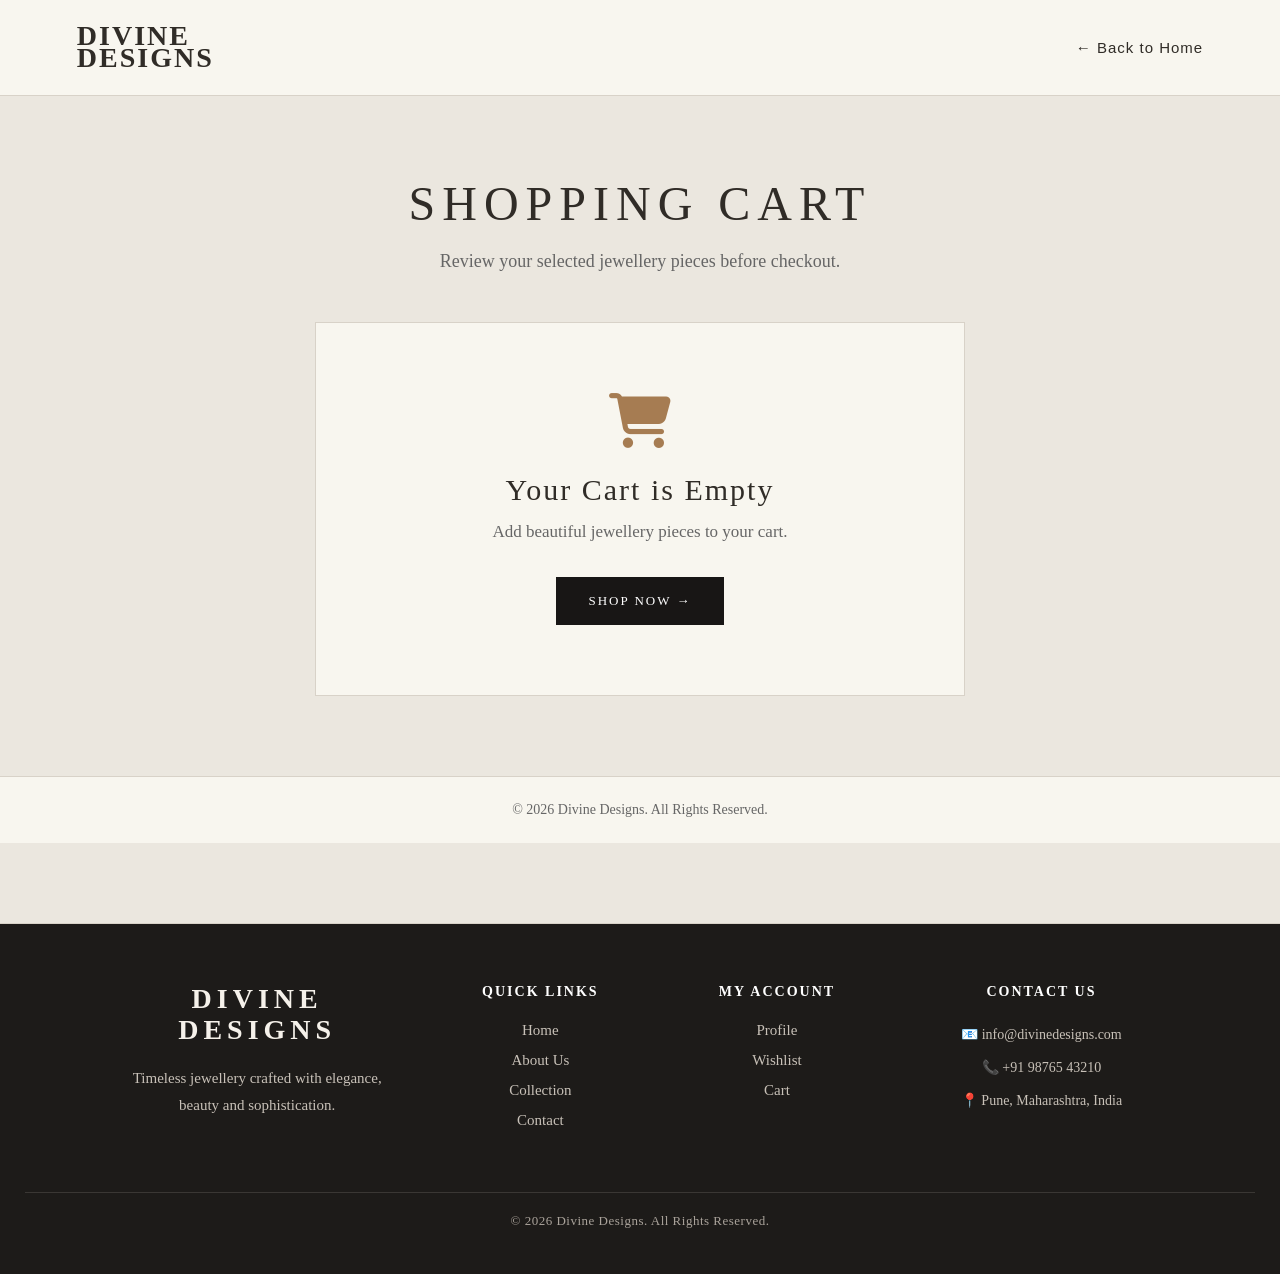
<file: cart.html>
<!DOCTYPE html>
<html lang="en">

<head>

    <meta charset="UTF-8">

    <meta name="viewport"
        content="width=device-width, initial-scale=1.0">

    <title>Shopping Cart | Divine Designs</title>

    <!-- Font Awesome -->
     <link rel="stylesheet" href="css/style.css">
    <link rel="stylesheet"
        href="https://cdnjs.cloudflare.com/ajax/libs/font-awesome/6.5.2/css/all.min.css">


    <style>

        /* =========================================
           RESET
        ========================================== */

        * {
            margin: 0;
            padding: 0;
            box-sizing: border-box;
        }


        body {

            font-family: Georgia, "Times New Roman", serif;

            background: #ebe7df;

            color: #302c27;

            min-height: 100vh;

        }


        /* =========================================
           HEADER
        ========================================== */

        .simple-header {

            display: flex;

            justify-content: space-between;

            align-items: center;

            padding: 25px 6%;

            border-bottom: 1px solid #d8d2c8;

            background: #f8f6ef;

        }


        .logo {

            color: #302c27;

            font-size: 28px;

            font-weight: bold;

            line-height: 0.8;

            text-decoration: none;

            letter-spacing: 2px;

        }


        .back-home {

            color: #302c27;

            text-decoration: none;

            font-size: 15px;

            letter-spacing: 1px;

        }


        .back-home:hover {

            color: #a67c52;

        }


        /* =========================================
           MAIN
        ========================================== */

        .cart-page {

            min-height: 75vh;

            padding: 80px 6%;

        }


        .cart-page h1 {

            text-align: center;

            font-size: 48px;

            font-weight: 400;

            letter-spacing: 7px;

            margin-bottom: 20px;

        }


        .page-description {

            text-align: center;

            font-size: 18px;

            color: #666;

            margin-bottom: 50px;

        }


        /* =========================================
           CART LAYOUT
        ========================================== */

        .cart-layout {

            max-width: 1200px;

            margin: auto;

            display: grid;

            grid-template-columns: 1fr 350px;

            gap: 35px;

            align-items: start;

        }


        /* =========================================
           CART ITEMS
        ========================================== */

        .cart-items {

            display: flex;

            flex-direction: column;

            gap: 20px;

        }


        .cart-card {

            display: grid;

            grid-template-columns: 150px 1fr auto;

            gap: 25px;

            align-items: center;

            background: #f8f6ef;

            border: 1px solid #d8d2c8;

            padding: 20px;

        }


        .cart-image {

            width: 150px;

            height: 150px;

            overflow: hidden;

        }


        .cart-image img {

            width: 100%;

            height: 100%;

            object-fit: cover;

        }


        /* =========================================
           CART PRODUCT INFO
        ========================================== */

        .cart-info h3 {

            font-size: 18px;

            font-weight: 500;

            letter-spacing: 1px;

            margin-bottom: 10px;

        }


        .cart-info p {

            color: #777;

            font-size: 15px;

            margin-bottom: 12px;

        }


        .cart-price {

            font-size: 18px;

            font-weight: bold;

        }


        /* =========================================
           QUANTITY
        ========================================== */

        .quantity-box {

            display: flex;

            align-items: center;

            gap: 12px;

            margin-top: 15px;

        }


        .quantity-box button {

            width: 30px;

            height: 30px;

            border: 1px solid #cfc7bb;

            background: #ebe7df;

            color: #302c27;

            cursor: pointer;

            font-size: 16px;

        }


        .quantity-box span {

            min-width: 20px;

            text-align: center;

        }


        /* =========================================
           REMOVE BUTTON
        ========================================== */

        .remove-button {

            border: none;

            background: transparent;

            color: #777;

            cursor: pointer;

            font-size: 18px;

            padding: 10px;

        }


        .remove-button:hover {

            color: #302c27;

        }


        /* =========================================
           SUMMARY
        ========================================== */

        .cart-summary {

            background: #f8f6ef;

            border: 1px solid #d8d2c8;

            padding: 30px;

            position: sticky;

            top: 20px;

        }


        .cart-summary h2 {

            font-size: 25px;

            font-weight: 400;

            letter-spacing: 2px;

            margin-bottom: 25px;

        }


        .summary-row {

            display: flex;

            justify-content: space-between;

            padding: 12px 0;

            border-bottom: 1px solid #ddd6cc;

            color: #555;

        }


        .summary-total {

            display: flex;

            justify-content: space-between;

            padding: 20px 0;

            font-size: 20px;

            font-weight: bold;

        }


        .checkout-button {

            width: 100%;

            padding: 16px;

            border: none;

            background: #191715;

            color: white;

            cursor: pointer;

            font-family:
                Georgia,
                "Times New Roman",
                serif;

            font-size: 13px;

            letter-spacing: 2px;

            transition: 0.3s ease;

        }


        .checkout-button:hover {

            background: #a67c52;

        }


        /* =========================================
           EMPTY CART
        ========================================== */

        .empty-cart {

            max-width: 650px;

            margin: auto;

            padding: 70px 30px;

            text-align: center;

            background: #f8f6ef;

            border: 1px solid #d8d2c8;

        }


        .empty-cart i {

            font-size: 55px;

            color: #a67c52;

            margin-bottom: 25px;

        }


        .empty-cart h2 {

            font-size: 30px;

            font-weight: 400;

            letter-spacing: 2px;

            margin-bottom: 15px;

        }


        .empty-cart p {

            color: #666;

            font-size: 17px;

            margin-bottom: 35px;

        }


        .shop-button {

            display: inline-block;

            padding: 16px 32px;

            background: #181615;

            color: white;

            text-decoration: none;

            letter-spacing: 2px;

            font-size: 13px;

            transition: 0.3s ease;

        }


        .shop-button:hover {

            background: #a67c52;

        }


        /* =========================================
           FOOTER
        ========================================== */

        footer {

            padding: 25px;

            text-align: center;

            border-top: 1px solid #d8d2c8;

            background: #f8f6ef;

            color: #666;

            font-size: 14px;

        }


        /* =========================================
           MOBILE
        ========================================== */

        @media (max-width: 900px) {

            .cart-layout {

                grid-template-columns: 1fr;

            }


            .cart-summary {

                position: static;

            }

        }


        @media (max-width: 600px) {

            .simple-header {

                padding: 20px;

            }


            .logo {

                font-size: 22px;

            }


            .back-home {

                font-size: 12px;

            }


            .cart-page {

                padding: 60px 20px;

            }


            .cart-page h1 {

                font-size: 32px;

                letter-spacing: 4px;

            }


            .page-description {

                font-size: 16px;

            }


            .cart-card {

                grid-template-columns: 100px 1fr;

                gap: 15px;

            }


            .cart-image {

                width: 100px;

                height: 100px;

            }


            .remove-button {

                grid-column: 2;

                justify-self: end;

            }

        }

    </style>

</head>


<body>


    <!-- =========================================
         HEADER
    ========================================== -->

    <header class="simple-header">

        <a href="index.html"
            class="logo">

            DIVINE<br>
            DESIGNS

        </a>


        <a href="index.html"
            class="back-home">

            ← Back to Home

        </a>

    </header>



    <!-- =========================================
         CART
    ========================================== -->

    <main class="cart-page">


        <h1>
            SHOPPING CART
        </h1>


        <p class="page-description">

            Review your selected jewellery pieces before checkout.

        </p>


        <!-- CART WILL LOAD HERE -->

        <div id="cartContainer"></div>


    </main>



    <!-- =========================================
         FOOTER
    ========================================== -->

    <footer>

        <p>
            © 2026 Divine Designs. All Rights Reserved.
        </p>

    </footer>



    <!-- =========================================
         JAVASCRIPT
    ========================================== -->

    <script>


        /* =========================================
           LOAD CART
        ========================================== */

        function loadCart() {


            const container =
                document.getElementById(
                    "cartContainer"
                );


            let cart =
                JSON.parse(
                    localStorage.getItem("cart")
                ) || [];


            /* =====================================
               EMPTY CART
            ====================================== */

            if (cart.length === 0) {


                container.innerHTML = `

                    <div class="empty-cart">

                        <i class="fa-solid fa-cart-shopping"></i>

                        <h2>
                            Your Cart is Empty
                        </h2>

                        <p>
                            Add beautiful jewellery pieces to your cart.
                        </p>

                        <a
                            href="index.html"
                            class="shop-button"
                        >
                            SHOP NOW →
                        </a>

                    </div>

                `;


                return;

            }



            /* =====================================
               CART LAYOUT
            ====================================== */

            container.innerHTML = `

                <div class="cart-layout">

                    <div
                        id="cartItems"
                        class="cart-items">
                    </div>


                    <div
                        id="cartSummary"
                        class="cart-summary">
                    </div>

                </div>

            `;


            displayCartItems();

            displaySummary();

        }



        /* =========================================
           DISPLAY CART ITEMS
        ========================================== */

        function displayCartItems() {


            const itemsContainer =
                document.getElementById(
                    "cartItems"
                );


            let cart =
                JSON.parse(
                    localStorage.getItem("cart")
                ) || [];


            itemsContainer.innerHTML = "";


            cart.forEach(
                function (item, index) {


                    const card =
                        document.createElement(
                            "div"
                        );


                    card.className =
                        "cart-card";


                    card.innerHTML = `

                        <div class="cart-image">

                            <img
                                src="${item.image}"
                                alt="${item.name}"
                            >

                        </div>


                        <div class="cart-info">

                            <h3>
                                ${item.name}
                            </h3>

                            <p>
                                ${item.material}
                            </p>

                            <div class="cart-price">
                                ${item.price}
                            </div>


                            <div class="quantity-box">

                                <button
                                    onclick="changeQuantity(${index}, -1)"
                                >
                                    −
                                </button>

                                <span>
                                    ${item.quantity || 1}
                                </span>

                                <button
                                    onclick="changeQuantity(${index}, 1)"
                                >
                                    +
                                </button>

                            </div>

                        </div>


                        <button
                            class="remove-button"
                            title="Remove from Cart"
                            onclick="removeFromCart(${index})"
                        >

                            <i class="fa-solid fa-trash"></i>

                        </button>

                    `;


                    itemsContainer.appendChild(card);

                }
            );

        }



        /* =========================================
           DISPLAY SUMMARY
        ========================================== */

        function displaySummary() {


            const summary =
                document.getElementById(
                    "cartSummary"
                );


            let cart =
                JSON.parse(
                    localStorage.getItem("cart")
                ) || [];


            let totalItems = 0;

            let totalPrice = 0;


            cart.forEach(
                function (item) {


                    const quantity =
                        item.quantity || 1;


                    totalItems += quantity;


                    /*
                     * Convert price such as
                     * "$1,250" into number
                     */

                    const numericPrice =
                        parseFloat(
                            item.price
                                .replace("$", "")
                                .replace(/,/g, "")
                        );


                    totalPrice +=
                        numericPrice * quantity;

                }
            );


            summary.innerHTML = `

                <h2>
                    CART SUMMARY
                </h2>


                <div class="summary-row">

                    <span>
                        Items
                    </span>

                    <span>
                        ${totalItems}
                    </span>

                </div>


                <div class="summary-row">

                    <span>
                        Subtotal
                    </span>

                    <span>
                        $${totalPrice.toLocaleString()}
                    </span>

                </div>


                <div class="summary-row">

                    <span>
                        Shipping
                    </span>

                    <span>
                        FREE
                    </span>

                </div>


                <div class="summary-total">

                    <span>
                        TOTAL
                    </span>

                    <span>
                        $${totalPrice.toLocaleString()}
                    </span>

                </div>


                <button
                    class="checkout-button"
                    onclick="checkout()"
                >

                    PROCEED TO CHECKOUT

                </button>

            `;

        }



        /* =========================================
           CHANGE QUANTITY
        ========================================== */

        function changeQuantity(
            index,
            change
        ) {


            let cart =
                JSON.parse(
                    localStorage.getItem("cart")
                ) || [];


            let currentQuantity =
                cart[index].quantity || 1;


            currentQuantity += change;


            /* Minimum quantity = 1 */

            if (currentQuantity < 1) {

                currentQuantity = 1;

            }


            cart[index].quantity =
                currentQuantity;


            localStorage.setItem(
                "cart",
                JSON.stringify(cart)
            );


            loadCart();

        }



        /* =========================================
           REMOVE FROM CART
        ========================================== */

        function removeFromCart(index) {


            let cart =
                JSON.parse(
                    localStorage.getItem("cart")
                ) || [];


            cart.splice(index, 1);


            localStorage.setItem(
                "cart",
                JSON.stringify(cart)
            );


            loadCart();

        }



        /* =========================================
           CHECKOUT
        ========================================== */

        function checkout() {


            alert(
                "Checkout feature coming soon."
            );

        }



        /* =========================================
           LOAD CART WHEN PAGE OPENS
        ========================================== */

        document.addEventListener(
            "DOMContentLoaded",
            function () {

                loadCart();

            }
        );


    </script>
    <!-- FOOTER -->
<footer class="site-footer">

    <div class="footer-container">

        <!-- Brand -->
        <div class="footer-brand">
            <h2>DIVINE<br>DESIGNS</h2>
            <p>
                Timeless jewellery crafted with elegance,
                beauty and sophistication.
            </p>
        </div>

        <!-- Quick Links -->
        <div class="footer-column">
            <h3>QUICK LINKS</h3>

            <a href="index.html">Home</a>
            <a href="about.html">About Us</a>
            <a href="collection.html">Collection</a>
            <a href="contact.html">Contact</a>
        </div>

        <!-- Customer -->
        <div class="footer-column">
            <h3>MY ACCOUNT</h3>

            <a href="profile.html">Profile</a>
            <a href="wishlist.html">Wishlist</a>
            <a href="cart.html">Cart</a>
        </div>

        <!-- Contact -->
        <div class="footer-column">
            <h3>CONTACT US</h3>

            <p>📧 info@divinedesigns.com</p>
            <p>📞 +91 98765 43210</p>
            <p>📍 Pune, Maharashtra, India</p>
        </div>

    </div>

    <div class="footer-bottom">
        <p>© 2026 Divine Designs. All Rights Reserved.</p>
    </div>

</footer>


</body>

</html>
</file>
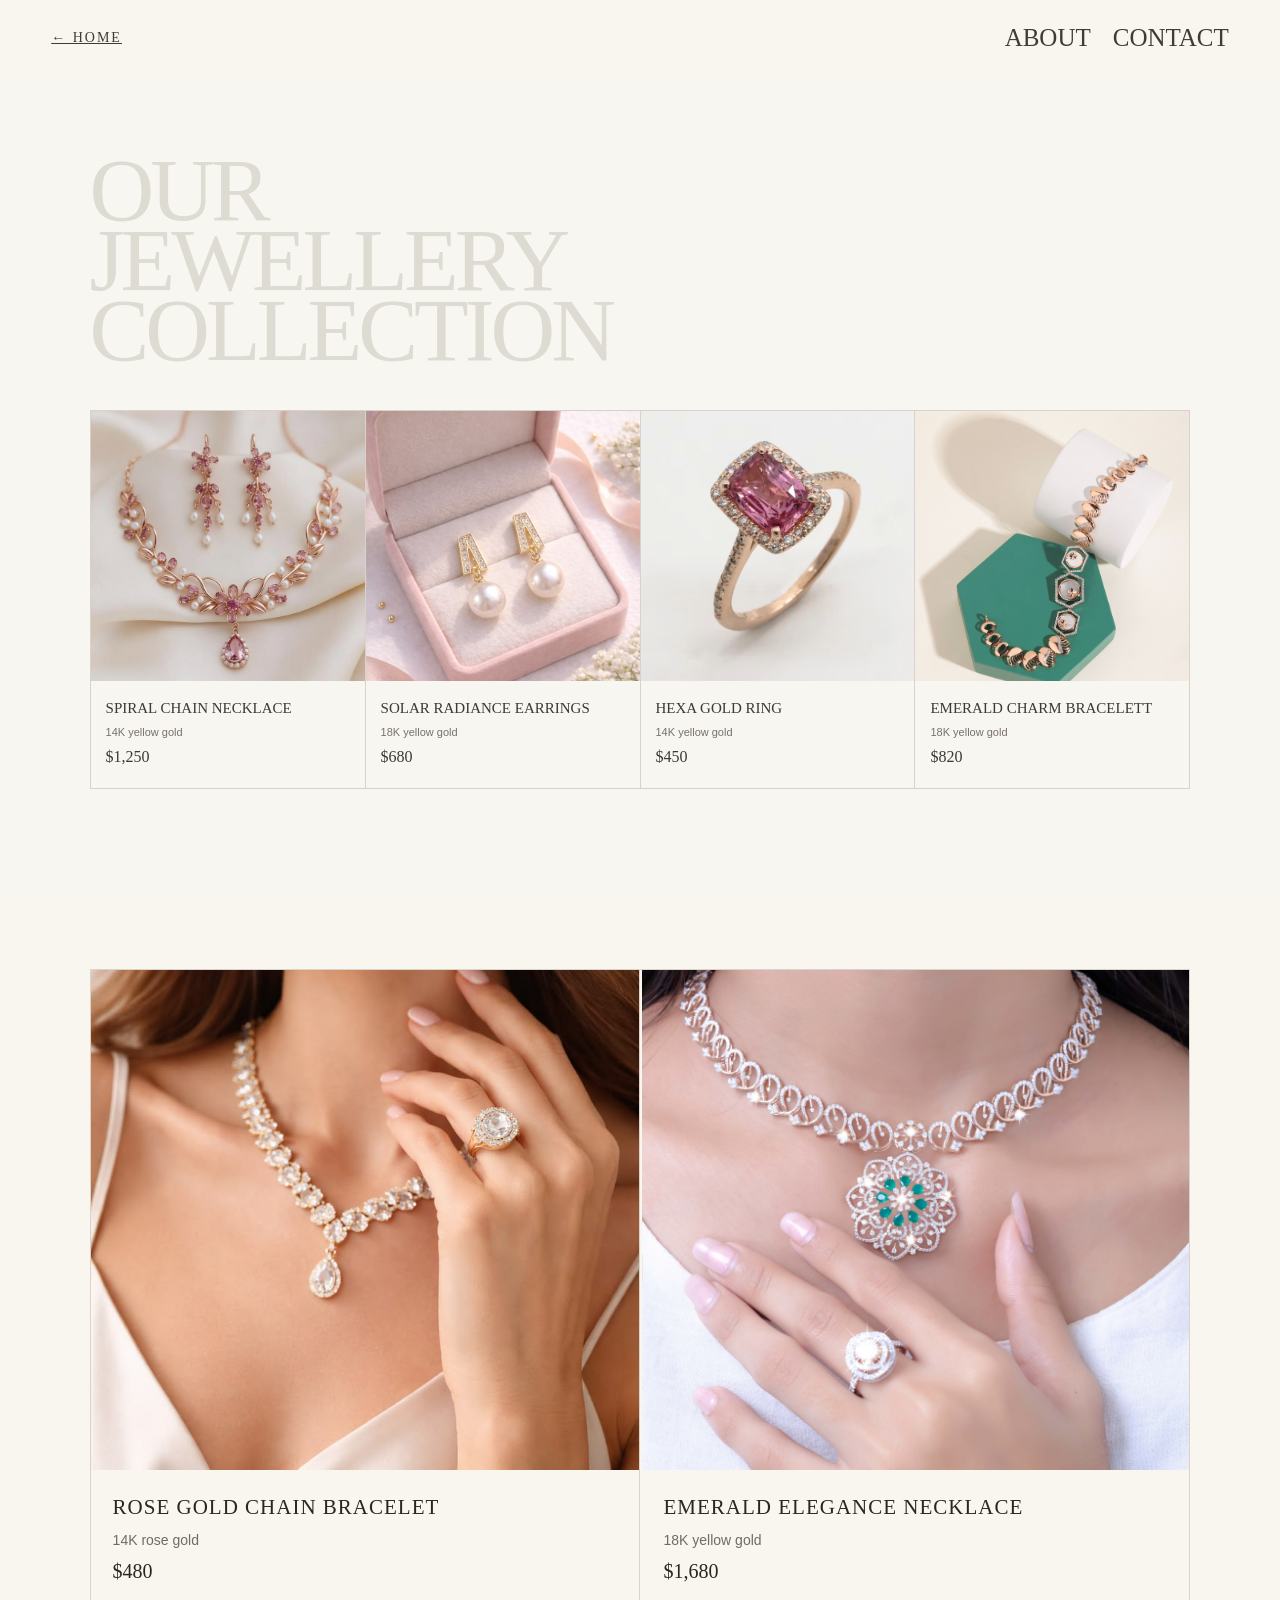
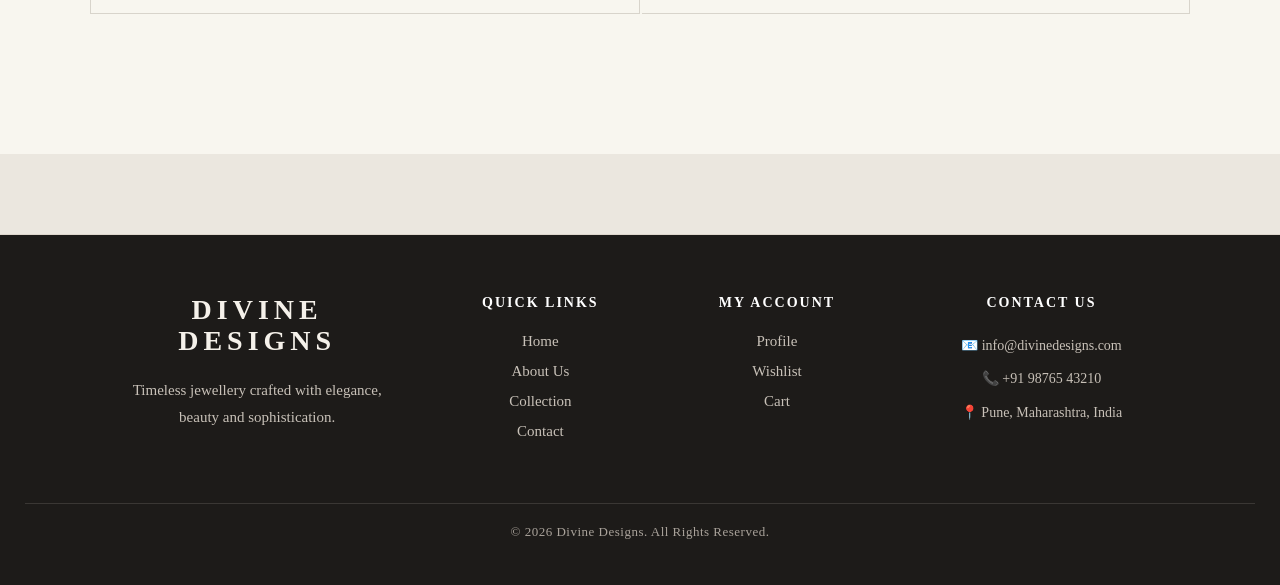
<file: collection.html>
<!DOCTYPE html>
<html lang="en">

<head>

    <meta charset="UTF-8">

    <meta name="viewport"
          content="width=device-width, initial-scale=1.0">

    <title>Collection | Divine Designs</title>

    <link rel="stylesheet" href="css/style.css">

</head>

<body>

<header class="luxury-header"
        style="position: relative; background: #f8f6ef;">

    <a href="index.html" class="menu-button">
        ← HOME
    </a>

    <div class="header-icons">

        <a href="about.html">
            ABOUT
        </a>

        <a href="contact.html">
            CONTACT
        </a>

    </div>

</header>


<section class="loved-section">

    <div class="loved-heading">

        <p>OUR</p>
        <p>JEWELLERY</p>
        <p>COLLECTION</p>

    </div>


    <div class="loved-grid">

        <div class="loved-card">
            <div class="loved-image">
                <img src="images/necklace1.jpg"
                     alt="SPIRAL CHAIN NECKLACE">
            </div>

            <div class="loved-info">
                <h3>SPIRAL CHAIN NECKLACE</h3>
                <p>14K yellow gold</p>
                <span>$1,250</span>
            </div>
        </div>


        <div class="loved-card">
            <div class="loved-image">
                <img src="images/earrings2.jpg"
                     alt="SOLAR RADIANCE EARRINGS">
            </div>

            <div class="loved-info">
                <h3>SOLAR RADIANCE EARRINGS</h3>
                <p>18K yellow gold</p>
                <span>$680</span>
            </div>
        </div>


        <div class="loved-card">
            <div class="loved-image">
                <img src="images/ring2.jpg"
                     alt="HEXA GOLD RINGT">
            </div>

            <div class="loved-info">
                <h3>HEXA GOLD RING</h3>
                <p>14K yellow gold</p>
                <span>$450</span>
            </div>
        </div>


        <div class="loved-card">
            <div class="loved-image">
                <img src="images/bracelet5.jpg"
                     alt="EMERALD CHARM BRACELET">
            </div>

            <div class="loved-info">
                <h3>EMERALD CHARM BRACELETT</h3>
                <p>18K yellow gold</p>
                <span>$820</span>
            </div>
        </div>


    </div>

</section>
<!-- ================= FEATURED JEWELLERY ================= -->

<section class="featured-jewellery">


    <div class="featured-products">

        <!-- Necklace -->

        <a href="collection.html" class="featured-card">

            <div class="featured-image">
                <img src="images/bracelet1.jpg" alt="Luxury Necklace">
            </div>

            <div class="featured-info">
                <h3>ROSE GOLD CHAIN BRACELET</h3>
                <p>14K rose gold</p>
                <span>$480</span>
    

            </div>

        </a>


        <!-- Bracelet -->

        <a href="#" class="featured-card">

            <div class="featured-image">
                <img src="images/necklace7.jpg" alt="Luxury Bracelet">
            </div>

            <div class="featured-info">
                <h3>EMERALD ELEGANCE NECKLACE</h3>
                <p>18K yellow gold</p>
                <span>$1,680</span>
            </div>

        </a>

    </div>

</section>
<!-- FOOTER -->
<footer class="site-footer">

    <div class="footer-container">

        <!-- Brand -->
        <div class="footer-brand">
            <h2>DIVINE<br>DESIGNS</h2>
            <p>
                Timeless jewellery crafted with elegance,
                beauty and sophistication.
            </p>
        </div>

        <!-- Quick Links -->
        <div class="footer-column">
            <h3>QUICK LINKS</h3>

            <a href="index.html">Home</a>
            <a href="about.html">About Us</a>
            <a href="collection.html">Collection</a>
            <a href="contact.html">Contact</a>
        </div>

        <!-- Customer -->
        <div class="footer-column">
            <h3>MY ACCOUNT</h3>

            <a href="profile.html">Profile</a>
            <a href="wishlist.html">Wishlist</a>
            <a href="cart.html">Cart</a>
        </div>

        <!-- Contact -->
        <div class="footer-column">
            <h3>CONTACT US</h3>

            <p>📧 info@divinedesigns.com</p>
            <p>📞 +91 98765 43210</p>
            <p>📍 Pune, Maharashtra, India</p>
        </div>

    </div>

    <div class="footer-bottom">
        <p>© 2026 Divine Designs. All Rights Reserved.</p>
    </div>

</footer>


</body>
</html>
</file>
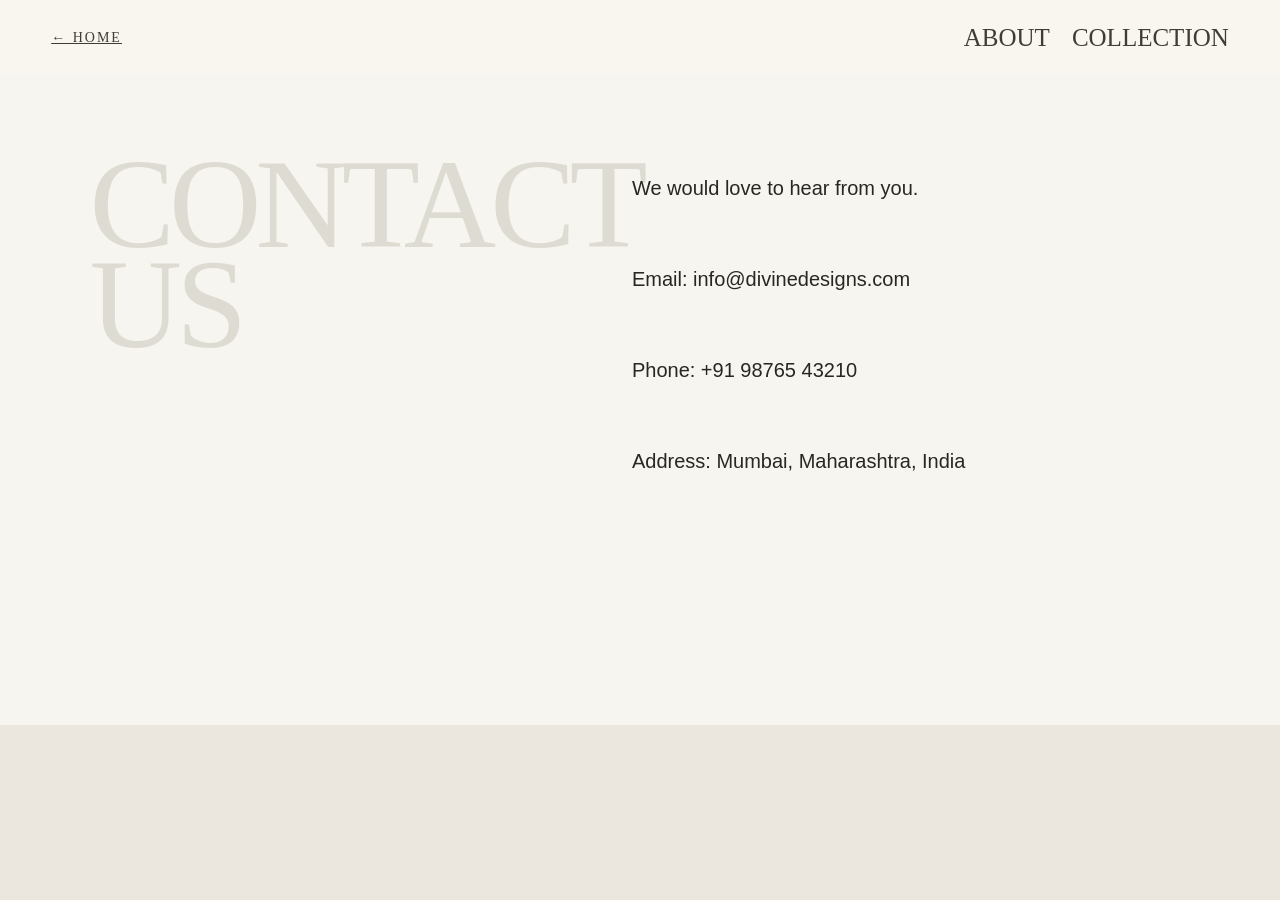
<file: contact.html>
<!DOCTYPE html>
<html lang="en">

<head>

    <meta charset="UTF-8">

    <meta name="viewport"
          content="width=device-width, initial-scale=1.0">

    <title>Contact | Divine Designs</title>

    <link rel="stylesheet" href="css/style.css">

</head>

<body>

<header class="luxury-header"
        style="position: relative; background: #f8f6ef;">

    <a href="index.html" class="menu-button">
        ← HOME
    </a>

    <div class="header-icons">
        <a href="about.html">ABOUT</a>
        <a href="collection.html">COLLECTION</a>
    </div>

</header>


<section class="about-section">

    <div class="about-title">

        <h2>
            CONTACT<br>
            US
        </h2>

    </div>


    <div class="about-content">

        <p>
            We would love to hear from you.
        </p>

        <p>
            Email: info@divinedesigns.com
        </p>

        <p>
            Phone: +91 98765 43210
        </p>

        <p>
            Address: Mumbai, Maharashtra, India
        </p>

    </div>

</section>


</body>
</html>
</file>
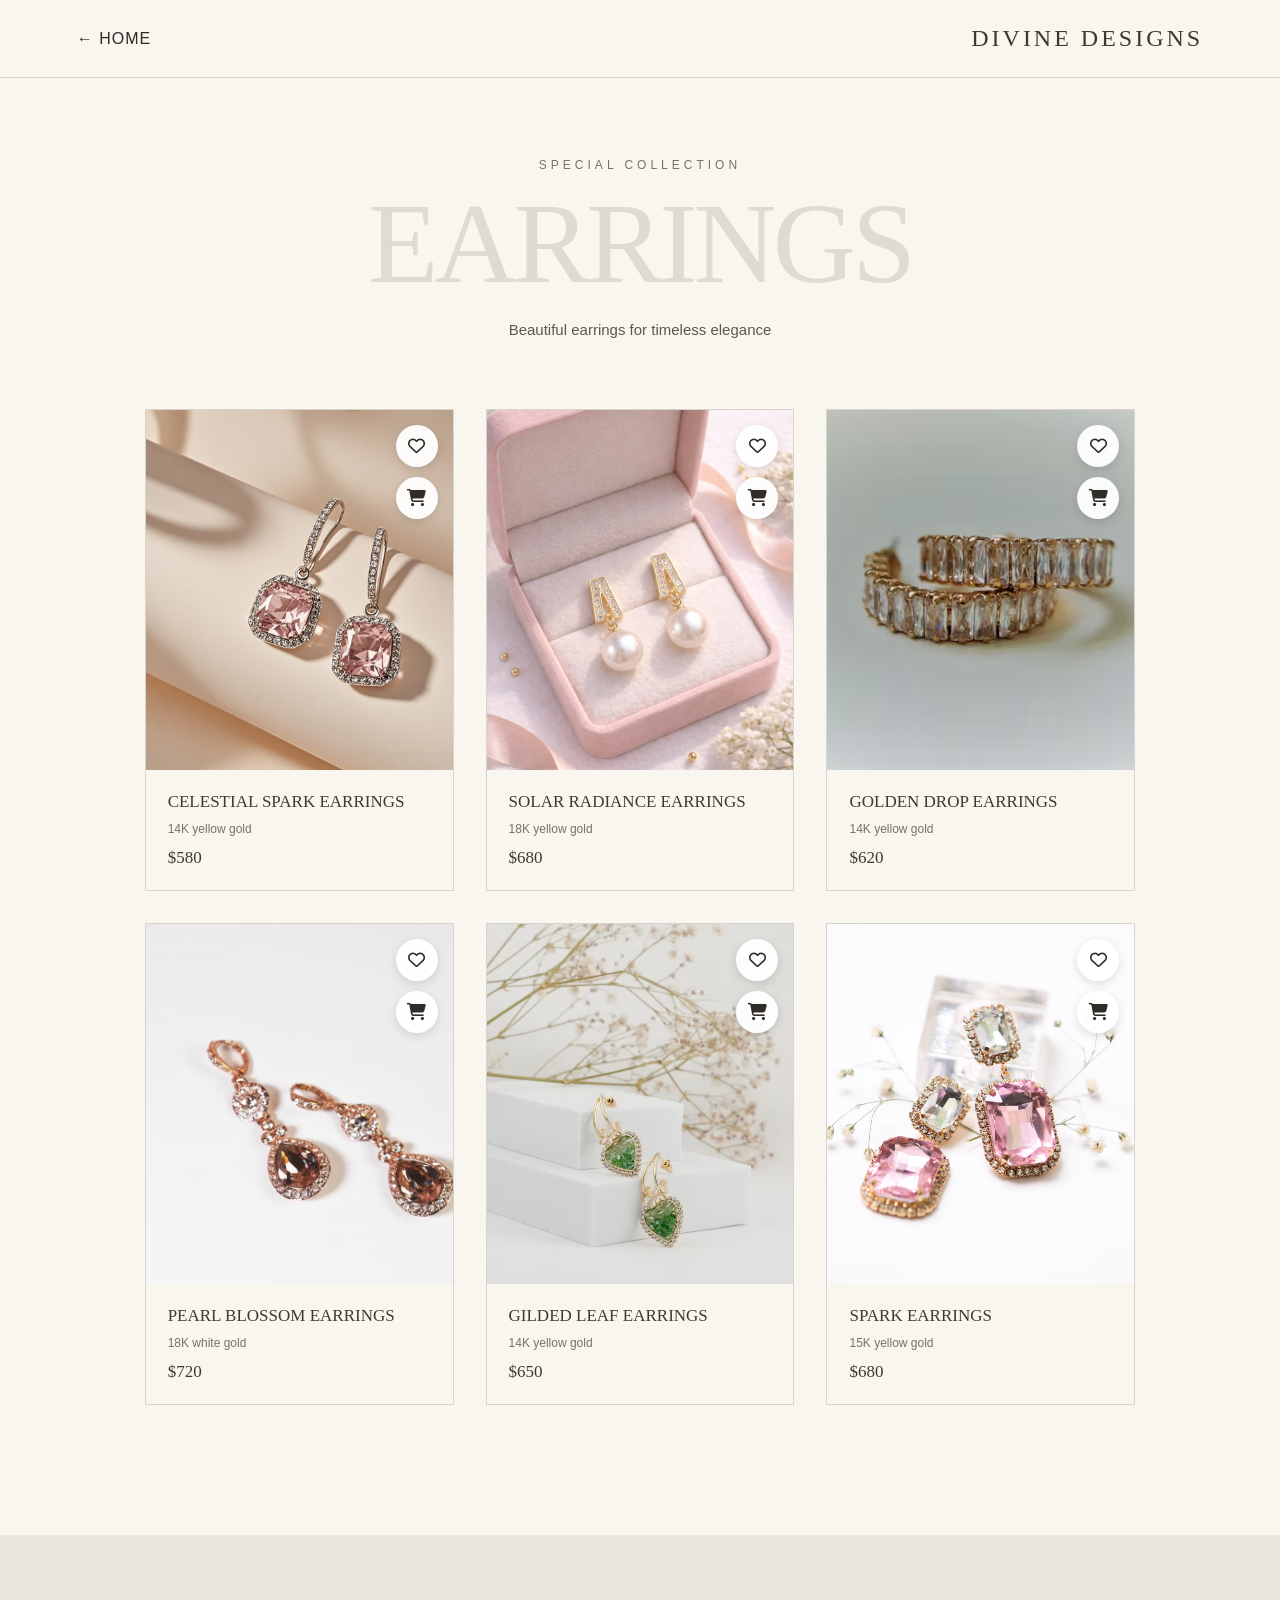
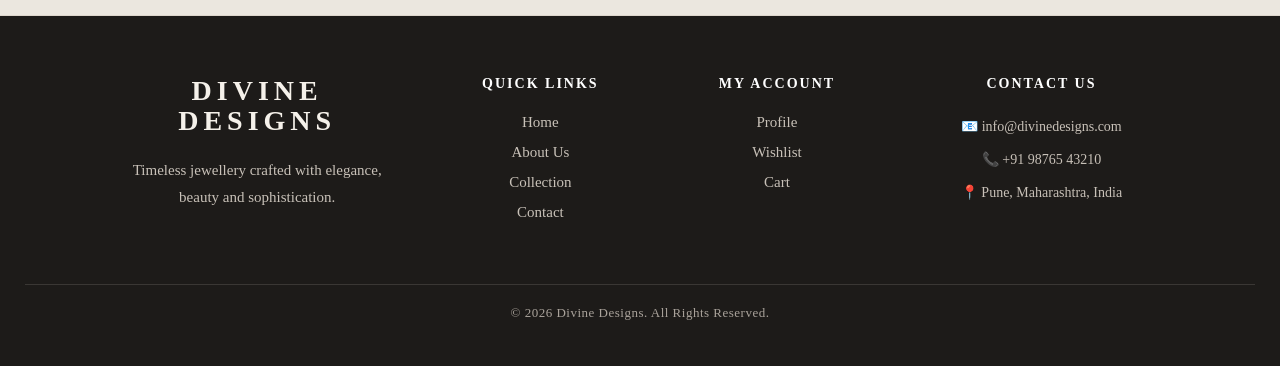
<file: earrings.html>
<!DOCTYPE html>
<html lang="en">

<head>

    <meta charset="UTF-8">

    <meta name="viewport"
        content="width=device-width, initial-scale=1.0">

    <title>Earrings | Divine Designs</title>

    <!-- Main CSS -->
    <link rel="stylesheet" href="css/style.css">

    <!-- Font Awesome -->
    
    <link rel="stylesheet"
        href="https://cdnjs.cloudflare.com/ajax/libs/font-awesome/6.5.2/css/all.min.css">


    <style>

        /* =========================================
           PRODUCT IMAGE ACTION BUTTONS
        ========================================== */

        .category-image {

            position: relative;

            overflow: hidden;

        }


        .product-actions {

            position: absolute;

            top: 15px;

            right: 15px;

            display: flex;

            flex-direction: column;

            gap: 10px;

            z-index: 10;

        }


        .product-action {

            width: 42px;

            height: 42px;

            border: none;

            border-radius: 50%;

            background: rgba(255, 255, 255, 0.95);

            color: #302c27;

            display: flex;

            align-items: center;

            justify-content: center;

            cursor: pointer;

            font-size: 17px;

            box-shadow:
                0 3px 10px rgba(0, 0, 0, 0.12);

            transition: all 0.3s ease;

        }


        .product-action:hover {

            background: #302c27;

            color: #ffffff;

            transform: translateY(-2px);

        }


        .product-action.wishlist-active {

            background: #302c27;

            color: #ffffff;

        }


        .product-action:active {

            transform: scale(0.92);

        }


        /* =========================================
           MOBILE
        ========================================== */

        @media (max-width: 768px) {

            .product-actions {

                top: 10px;

                right: 10px;

                gap: 7px;

            }


            .product-action {

                width: 36px;

                height: 36px;

                font-size: 15px;

            }

        }

    </style>

</head>


<body>


    <!-- =========================================
         HEADER
    ========================================== -->

    <header class="category-header">

        <a href="index.html"
            class="back-home">

            ← HOME

        </a>


        <h1>

            DIVINE DESIGNS

        </h1>

    </header>



    <!-- =========================================
         EARRINGS PAGE
    ========================================== -->

    <main class="category-page">


        <!-- PAGE HEADING -->

        <div class="category-heading">

            <p>

                SPECIAL COLLECTION

            </p>


            <h2>

                EARRINGS

            </h2>


            <span>

                Beautiful earrings for timeless elegance

            </span>

        </div>



        <!-- =========================================
             PRODUCT GRID
        ========================================== -->

        <div class="category-grid">



            <!-- =====================================
                 EARRING 1
            ====================================== -->

            <div class="category-card">

                <div class="category-image">


                    <img
                        src="images/earrings1.jpg"
                        alt="Celestial Spark Earrings"
                    >


                    <!-- ACTION BUTTONS -->

                    <div class="product-actions">


                        <!-- HEART -->

                        <button
                            class="product-action wishlist-btn"
                            title="Add to Wishlist"
                            onclick="addToWishlist(
                                'CELESTIAL SPARK EARRINGS',
                                '14K yellow gold',
                                '$580',
                                'images/earrings1.jpg'
                            )"
                        >

                            <i class="fa-regular fa-heart"></i>

                        </button>



                        <!-- CART -->

                        <button
                            class="product-action"
                            title="Add to Cart"
                            onclick="addToCart(
                                'CELESTIAL SPARK EARRINGS',
                                '14K yellow gold',
                                '$580',
                                'images/earrings1.jpg'
                            )"
                        >

                            <i class="fa-solid fa-cart-shopping"></i>

                        </button>


                    </div>

                </div>


                <div class="category-info">

                    <h3>

                        CELESTIAL SPARK EARRINGS

                    </h3>


                    <p>

                        14K yellow gold

                    </p>


                    <span>

                        $580

                    </span>

                </div>

            </div>



            <!-- =====================================
                 EARRING 2
            ====================================== -->

            <div class="category-card">

                <div class="category-image">


                    <img
                        src="images/earrings2.jpg"
                        alt="Solar Radiance Earrings"
                    >


                    <div class="product-actions">


                        <button
                            class="product-action wishlist-btn"
                            title="Add to Wishlist"
                            onclick="addToWishlist(
                                'SOLAR RADIANCE EARRINGS',
                                '18K yellow gold',
                                '$680',
                                'images/earrings2.jpg'
                            )"
                        >

                            <i class="fa-regular fa-heart"></i>

                        </button>


                        <button
                            class="product-action"
                            title="Add to Cart"
                            onclick="addToCart(
                                'SOLAR RADIANCE EARRINGS',
                                '18K yellow gold',
                                '$680',
                                'images/earrings2.jpg'
                            )"
                        >

                            <i class="fa-solid fa-cart-shopping"></i>

                        </button>


                    </div>

                </div>


                <div class="category-info">

                    <h3>

                        SOLAR RADIANCE EARRINGS

                    </h3>


                    <p>

                        18K yellow gold

                    </p>


                    <span>

                        $680

                    </span>

                </div>

            </div>



            <!-- =====================================
                 EARRING 3
            ====================================== -->

            <div class="category-card">

                <div class="category-image">


                    <img
                        src="images/earrings3.jpg"
                        alt="Golden Drop Earrings"
                    >


                    <div class="product-actions">


                        <button
                            class="product-action wishlist-btn"
                            title="Add to Wishlist"
                            onclick="addToWishlist(
                                'GOLDEN DROP EARRINGS',
                                '14K yellow gold',
                                '$620',
                                'images/earrings3.jpg'
                            )"
                        >

                            <i class="fa-regular fa-heart"></i>

                        </button>


                        <button
                            class="product-action"
                            title="Add to Cart"
                            onclick="addToCart(
                                'GOLDEN DROP EARRINGS',
                                '14K yellow gold',
                                '$620',
                                'images/earrings3.jpg'
                            )"
                        >

                            <i class="fa-solid fa-cart-shopping"></i>

                        </button>


                    </div>

                </div>


                <div class="category-info">

                    <h3>

                        GOLDEN DROP EARRINGS

                    </h3>


                    <p>

                        14K yellow gold

                    </p>


                    <span>

                        $620

                    </span>

                </div>

            </div>



            <!-- =====================================
                 EARRING 4
            ====================================== -->

            <div class="category-card">

                <div class="category-image">


                    <img
                        src="images/earrings4.jpg"
                        alt="Pearl Blossom Earrings"
                    >


                    <div class="product-actions">


                        <button
                            class="product-action wishlist-btn"
                            title="Add to Wishlist"
                            onclick="addToWishlist(
                                'PEARL BLOSSOM EARRINGS',
                                '18K white gold',
                                '$720',
                                'images/earrings4.jpg'
                            )"
                        >

                            <i class="fa-regular fa-heart"></i>

                        </button>


                        <button
                            class="product-action"
                            title="Add to Cart"
                            onclick="addToCart(
                                'PEARL BLOSSOM EARRINGS',
                                '18K white gold',
                                '$720',
                                'images/earrings4.jpg'
                            )"
                        >

                            <i class="fa-solid fa-cart-shopping"></i>

                        </button>


                    </div>

                </div>


                <div class="category-info">

                    <h3>

                        PEARL BLOSSOM EARRINGS

                    </h3>


                    <p>

                        18K white gold

                    </p>


                    <span>

                        $720

                    </span>

                </div>

            </div>



            <!-- =====================================
                 EARRING 5
            ====================================== -->

            <div class="category-card">

                <div class="category-image">


                    <img
                        src="images/earrings5.jpg"
                        alt="Gilded Leaf Earrings"
                    >


                    <div class="product-actions">


                        <button
                            class="product-action wishlist-btn"
                            title="Add to Wishlist"
                            onclick="addToWishlist(
                                'GILDED LEAF EARRINGS',
                                '14K yellow gold',
                                '$650',
                                'images/earrings5.jpg'
                            )"
                        >

                            <i class="fa-regular fa-heart"></i>

                        </button>


                        <button
                            class="product-action"
                            title="Add to Cart"
                            onclick="addToCart(
                                'GILDED LEAF EARRINGS',
                                '14K yellow gold',
                                '$650',
                                'images/earrings5.jpg'
                            )"
                        >

                            <i class="fa-solid fa-cart-shopping"></i>

                        </button>


                    </div>

                </div>


                <div class="category-info">

                    <h3>

                        GILDED LEAF EARRINGS

                    </h3>


                    <p>

                        14K yellow gold

                    </p>


                    <span>

                        $650

                    </span>

                </div>

            </div>



            <!-- =====================================
                 EARRING 6
            ====================================== -->

            <div class="category-card">

                <div class="category-image">


                    <img
                        src="images/earrings6.jpg"
                        alt="Spark Earrings"
                    >


                    <div class="product-actions">


                        <button
                            class="product-action wishlist-btn"
                            title="Add to Wishlist"
                            onclick="addToWishlist(
                                'SPARK EARRINGS',
                                '15K yellow gold',
                                '$680',
                                'images/earrings6.jpg'
                            )"
                        >

                            <i class="fa-regular fa-heart"></i>

                        </button>


                        <button
                            class="product-action"
                            title="Add to Cart"
                            onclick="addToCart(
                                'SPARK EARRINGS',
                                '15K yellow gold',
                                '$680',
                                'images/earrings6.jpg'
                            )"
                        >

                            <i class="fa-solid fa-cart-shopping"></i>

                        </button>


                    </div>

                </div>


                <div class="category-info">

                    <h3>

                        SPARK EARRINGS

                    </h3>


                    <p>

                        15K yellow gold

                    </p>


                    <span>

                        $680

                    </span>

                </div>

            </div>


        </div>

    </main>



    <!-- =========================================
         WISHLIST + CART JAVASCRIPT
    ========================================== -->

    <script>


        /* =========================================
           ADD TO WISHLIST
        ========================================== */

        function addToWishlist(
            name,
            material,
            price,
            image
        ) {


            let wishlist =
                JSON.parse(
                    localStorage.getItem("wishlist")
                ) || [];


            /* Check whether already added */

            const alreadyExists =
                wishlist.some(function (item) {

                    return (
                        item.name === name &&
                        item.image === image
                    );

                });


            if (alreadyExists) {

                alert(
                    "This item is already in your wishlist."
                );

                return;

            }


            /* Add product */

            wishlist.push({

                name: name,

                material: material,

                price: price,

                image: image

            });


            /* Save wishlist */

            localStorage.setItem(
                "wishlist",
                JSON.stringify(wishlist)
            );


            alert(
                "Added to Wishlist ❤️"
            );

        }



        /* =========================================
           ADD TO CART
        ========================================== */

        function addToCart(
            name,
            material,
            price,
            image
        ) {


            let cart =
                JSON.parse(
                    localStorage.getItem("cart")
                ) || [];


            /* Check whether already added */

            const alreadyExists =
                cart.some(function (item) {

                    return (
                        item.name === name &&
                        item.image === image
                    );

                });


            if (alreadyExists) {

                alert(
                    "This item is already in your cart."
                );

                return;

            }


            /* Add product */

            cart.push({

                name: name,

                material: material,

                price: price,

                image: image,

                quantity: 1

            });


            /* Save cart */

            localStorage.setItem(
                "cart",
                JSON.stringify(cart)
            );


            alert(
                "Added to Cart 🛒"
            );

        }



        /* =========================================
           SHOW SAVED HEART
        ========================================== */

        document.addEventListener(
            "DOMContentLoaded",
            function () {


                const wishlist =
                    JSON.parse(
                        localStorage.getItem("wishlist")
                    ) || [];


                document
                    .querySelectorAll(".wishlist-btn")
                    .forEach(function (button) {


                        const onclickValue =
                            button.getAttribute(
                                "onclick"
                            );


                        if (!onclickValue) {

                            return;

                        }


                        wishlist.forEach(
                            function (item) {


                                if (
                                    onclickValue.includes(
                                        item.name
                                    )
                                ) {


                                    button.classList.add(
                                        "wishlist-active"
                                    );


                                    const icon =
                                        button.querySelector(
                                            "i"
                                        );


                                    if (icon) {


                                        icon.classList.remove(
                                            "fa-regular"
                                        );


                                        icon.classList.add(
                                            "fa-solid"
                                        );


                                    }

                                }

                            }
                        );

                    });

            }
        );


    </script>
    <!-- FOOTER -->
<footer class="site-footer">

    <div class="footer-container">

        <!-- Brand -->
        <div class="footer-brand">
            <h2>DIVINE<br>DESIGNS</h2>
            <p>
                Timeless jewellery crafted with elegance,
                beauty and sophistication.
            </p>
        </div>

        <!-- Quick Links -->
        <div class="footer-column">
            <h3>QUICK LINKS</h3>

            <a href="index.html">Home</a>
            <a href="about.html">About Us</a>
            <a href="collection.html">Collection</a>
            <a href="contact.html">Contact</a>
        </div>

        <!-- Customer -->
        <div class="footer-column">
            <h3>MY ACCOUNT</h3>

            <a href="profile.html">Profile</a>
            <a href="wishlist.html">Wishlist</a>
            <a href="cart.html">Cart</a>
        </div>

        <!-- Contact -->
        <div class="footer-column">
            <h3>CONTACT US</h3>

            <p>📧 info@divinedesigns.com</p>
            <p>📞 +91 98765 43210</p>
            <p>📍 Pune, Maharashtra, India</p>
        </div>

    </div>

    <div class="footer-bottom">
        <p>© 2026 Divine Designs. All Rights Reserved.</p>
    </div>

</footer>

</body>

</html>
</file>
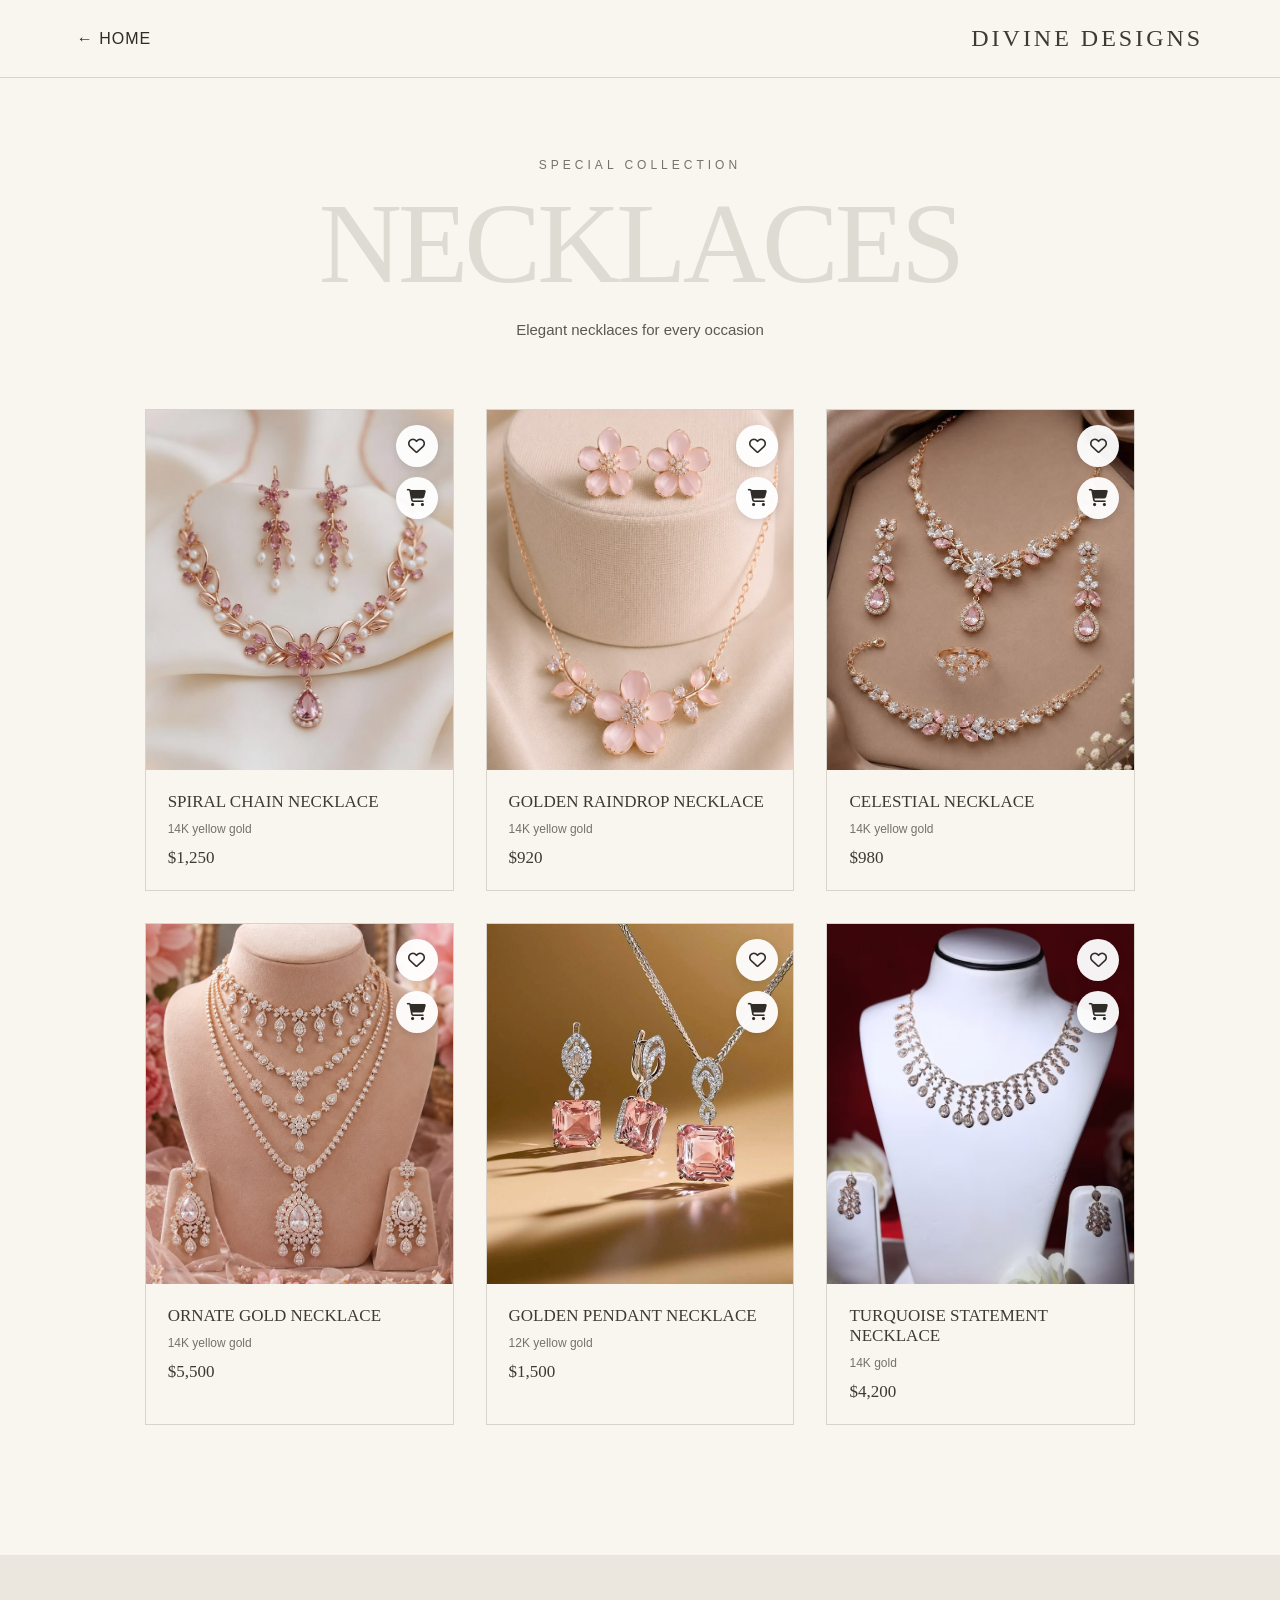
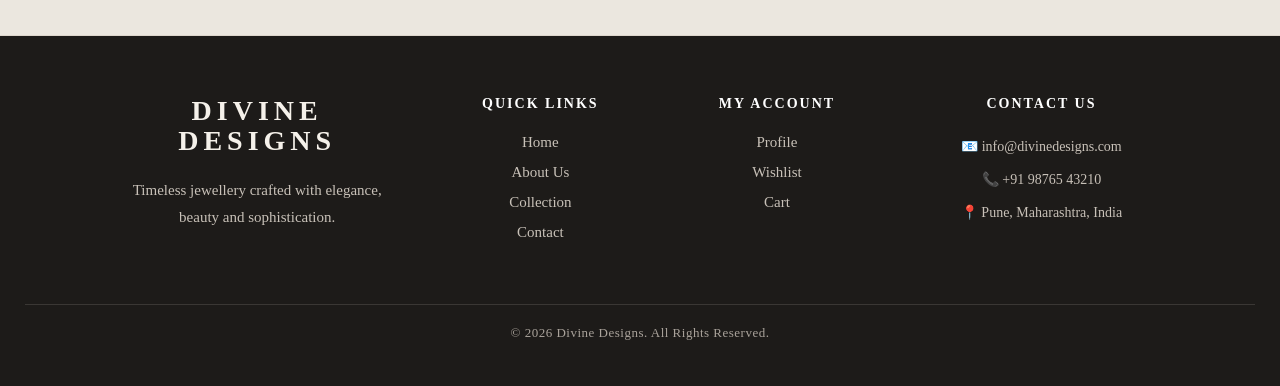
<file: necklaces.html>
<!DOCTYPE html>
<html lang="en">

<head>

    <meta charset="UTF-8">

    <meta name="viewport"
        content="width=device-width, initial-scale=1.0">

    <title>Necklaces | Divine Designs</title>

    <!-- Main CSS -->
    <link rel="stylesheet" href="css/style.css">

    <!-- Font Awesome -->
     <link rel="stylesheet" href="css/style.css">
    <link rel="stylesheet"
        href="https://cdnjs.cloudflare.com/ajax/libs/font-awesome/6.5.2/css/all.min.css">


    <style>

        /* =========================================
           PRODUCT IMAGE ACTION BUTTONS
        ========================================== */

        .category-image {

            position: relative;

            overflow: hidden;

        }


        .product-actions {

            position: absolute;

            top: 15px;

            right: 15px;

            display: flex;

            flex-direction: column;

            gap: 10px;

            z-index: 10;

        }


        .product-action {

            width: 42px;

            height: 42px;

            border: none;

            border-radius: 50%;

            background: rgba(255, 255, 255, 0.95);

            color: #302c27;

            display: flex;

            align-items: center;

            justify-content: center;

            cursor: pointer;

            font-size: 17px;

            box-shadow:
                0 3px 10px rgba(0, 0, 0, 0.12);

            transition: all 0.3s ease;

        }


        .product-action:hover {

            background: #302c27;

            color: #ffffff;

            transform: translateY(-2px);

        }


        .product-action.wishlist-active {

            background: #302c27;

            color: #ffffff;

        }


        .product-action:active {

            transform: scale(0.92);

        }


        /* =========================================
           MOBILE
        ========================================== */

        @media (max-width: 768px) {

            .product-actions {

                top: 10px;

                right: 10px;

                gap: 7px;

            }


            .product-action {

                width: 36px;

                height: 36px;

                font-size: 15px;

            }

        }

    </style>

</head>


<body>


    <!-- =========================================
         HEADER
    ========================================== -->

    <header class="category-header">

        <a href="index.html"
            class="back-home">

            ← HOME

        </a>


        <h1>

            DIVINE DESIGNS

        </h1>

    </header>



    <!-- =========================================
         NECKLACES PAGE
    ========================================== -->

    <main class="category-page">


        <!-- PAGE HEADING -->

        <div class="category-heading">

            <p>

                SPECIAL COLLECTION

            </p>


            <h2>

                NECKLACES

            </h2>


            <span>

                Elegant necklaces for every occasion

            </span>

        </div>



        <!-- =========================================
             PRODUCT GRID
        ========================================== -->

        <div class="category-grid">



            <!-- =====================================
                 NECKLACE 1
            ====================================== -->

            <div class="category-card">

                <div class="category-image">


                    <img
                        src="images/necklace1.jpg"
                        alt="Spiral Chain Necklace"
                    >


                    <!-- ACTION BUTTONS -->

                    <div class="product-actions">


                        <!-- HEART -->

                        <button
                            class="product-action wishlist-btn"
                            title="Add to Wishlist"
                            onclick="addToWishlist(
                                'SPIRAL CHAIN NECKLACE',
                                '14K yellow gold',
                                '$1,250',
                                'images/necklace1.jpg'
                            )"
                        >

                            <i class="fa-regular fa-heart"></i>

                        </button>



                        <!-- CART -->

                        <button
                            class="product-action"
                            title="Add to Cart"
                            onclick="addToCart(
                                'SPIRAL CHAIN NECKLACE',
                                '14K yellow gold',
                                '$1,250',
                                'images/necklace1.jpg'
                            )"
                        >

                            <i class="fa-solid fa-cart-shopping"></i>

                        </button>


                    </div>

                </div>


                <div class="category-info">

                    <h3>

                        SPIRAL CHAIN NECKLACE

                    </h3>


                    <p>

                        14K yellow gold

                    </p>


                    <span>

                        $1,250

                    </span>

                </div>

            </div>



            <!-- =====================================
                 NECKLACE 2
            ====================================== -->

            <div class="category-card">

                <div class="category-image">


                    <img
                        src="images/necklace2.jpg"
                        alt="Golden Raindrop Necklace"
                    >


                    <div class="product-actions">


                        <button
                            class="product-action wishlist-btn"
                            title="Add to Wishlist"
                            onclick="addToWishlist(
                                'GOLDEN RAINDROP NECKLACE',
                                '14K yellow gold',
                                '$920',
                                'images/necklace2.jpg'
                            )"
                        >

                            <i class="fa-regular fa-heart"></i>

                        </button>


                        <button
                            class="product-action"
                            title="Add to Cart"
                            onclick="addToCart(
                                'GOLDEN RAINDROP NECKLACE',
                                '14K yellow gold',
                                '$920',
                                'images/necklace2.jpg'
                            )"
                        >

                            <i class="fa-solid fa-cart-shopping"></i>

                        </button>


                    </div>

                </div>


                <div class="category-info">

                    <h3>

                        GOLDEN RAINDROP NECKLACE

                    </h3>


                    <p>

                        14K yellow gold

                    </p>


                    <span>

                        $920

                    </span>

                </div>

            </div>



            <!-- =====================================
                 NECKLACE 3
            ====================================== -->

            <div class="category-card">

                <div class="category-image">


                    <img
                        src="images/necklace3.jpg"
                        alt="Celestial Necklace"
                    >


                    <div class="product-actions">


                        <button
                            class="product-action wishlist-btn"
                            title="Add to Wishlist"
                            onclick="addToWishlist(
                                'CELESTIAL NECKLACE',
                                '14K yellow gold',
                                '$980',
                                'images/necklace3.jpg'
                            )"
                        >

                            <i class="fa-regular fa-heart"></i>

                        </button>


                        <button
                            class="product-action"
                            title="Add to Cart"
                            onclick="addToCart(
                                'CELESTIAL NECKLACE',
                                '14K yellow gold',
                                '$980',
                                'images/necklace3.jpg'
                            )"
                        >

                            <i class="fa-solid fa-cart-shopping"></i>

                        </button>


                    </div>

                </div>


                <div class="category-info">

                    <h3>

                        CELESTIAL NECKLACE

                    </h3>


                    <p>

                        14K yellow gold

                    </p>


                    <span>

                        $980

                    </span>

                </div>

            </div>



            <!-- =====================================
                 NECKLACE 4
            ====================================== -->

            <div class="category-card">

                <div class="category-image">


                    <img
                        src="images/necklace4.jpg"
                        alt="Ornate Gold Necklace"
                    >


                    <div class="product-actions">


                        <button
                            class="product-action wishlist-btn"
                            title="Add to Wishlist"
                            onclick="addToWishlist(
                                'ORNATE GOLD NECKLACE',
                                '14K yellow gold',
                                '$5,500',
                                'images/necklace4.jpg'
                            )"
                        >

                            <i class="fa-regular fa-heart"></i>

                        </button>


                        <button
                            class="product-action"
                            title="Add to Cart"
                            onclick="addToCart(
                                'ORNATE GOLD NECKLACE',
                                '14K yellow gold',
                                '$5,500',
                                'images/necklace4.jpg'
                            )"
                        >

                            <i class="fa-solid fa-cart-shopping"></i>

                        </button>


                    </div>

                </div>


                <div class="category-info">

                    <h3>

                        ORNATE GOLD NECKLACE

                    </h3>


                    <p>

                        14K yellow gold

                    </p>


                    <span>

                        $5,500

                    </span>

                </div>

            </div>



            <!-- =====================================
                 NECKLACE 5
            ====================================== -->

            <div class="category-card">

                <div class="category-image">


                    <img
                        src="images/necklace5.jpg"
                        alt="Golden Pendant Necklace"
                    >


                    <div class="product-actions">


                        <button
                            class="product-action wishlist-btn"
                            title="Add to Wishlist"
                            onclick="addToWishlist(
                                'GOLDEN PENDANT NECKLACE',
                                '12K yellow gold',
                                '$1,500',
                                'images/necklace5.jpg'
                            )"
                        >

                            <i class="fa-regular fa-heart"></i>

                        </button>


                        <button
                            class="product-action"
                            title="Add to Cart"
                            onclick="addToCart(
                                'GOLDEN PENDANT NECKLACE',
                                '12K yellow gold',
                                '$1,500',
                                'images/necklace5.jpg'
                            )"
                        >

                            <i class="fa-solid fa-cart-shopping"></i>

                        </button>


                    </div>

                </div>


                <div class="category-info">

                    <h3>

                        GOLDEN PENDANT NECKLACE

                    </h3>


                    <p>

                        12K yellow gold

                    </p>


                    <span>

                        $1,500

                    </span>

                </div>

            </div>



            <!-- =====================================
                 NECKLACE 6
            ====================================== -->

            <div class="category-card">

                <div class="category-image">


                    <img
                        src="images/necklace6.jpg"
                        alt="Turquoise Statement Necklace"
                    >


                    <div class="product-actions">


                        <button
                            class="product-action wishlist-btn"
                            title="Add to Wishlist"
                            onclick="addToWishlist(
                                'TURQUOISE STATEMENT NECKLACE',
                                '14K gold',
                                '$4,200',
                                'images/necklace6.jpg'
                            )"
                        >

                            <i class="fa-regular fa-heart"></i>

                        </button>


                        <button
                            class="product-action"
                            title="Add to Cart"
                            onclick="addToCart(
                                'TURQUOISE STATEMENT NECKLACE',
                                '14K gold',
                                '$4,200',
                                'images/necklace6.jpg'
                            )"
                        >

                            <i class="fa-solid fa-cart-shopping"></i>

                        </button>


                    </div>

                </div>


                <div class="category-info">

                    <h3>

                        TURQUOISE STATEMENT NECKLACE

                    </h3>


                    <p>

                        14K gold

                    </p>


                    <span>

                        $4,200

                    </span>

                </div>

            </div>


        </div>

    </main>



    <!-- =========================================
         WISHLIST + CART JAVASCRIPT
    ========================================== -->

    <script>


        /* =========================================
           ADD TO WISHLIST
        ========================================== */

        function addToWishlist(
            name,
            material,
            price,
            image
        ) {


            let wishlist =
                JSON.parse(
                    localStorage.getItem("wishlist")
                ) || [];


            /* Check if already added */

            const alreadyExists =
                wishlist.some(function (item) {

                    return (
                        item.name === name &&
                        item.image === image
                    );

                });


            if (alreadyExists) {

                alert(
                    "This item is already in your wishlist."
                );

                return;

            }


            /* Add product */

            wishlist.push({

                name: name,

                material: material,

                price: price,

                image: image

            });


            /* Save wishlist */

            localStorage.setItem(
                "wishlist",
                JSON.stringify(wishlist)
            );


            alert(
                "Added to Wishlist ❤️"
            );

        }



        /* =========================================
           ADD TO CART
        ========================================== */

        function addToCart(
            name,
            material,
            price,
            image
        ) {


            let cart =
                JSON.parse(
                    localStorage.getItem("cart")
                ) || [];


            /* Check if already added */

            const alreadyExists =
                cart.some(function (item) {

                    return (
                        item.name === name &&
                        item.image === image
                    );

                });


            if (alreadyExists) {

                alert(
                    "This item is already in your cart."
                );

                return;

            }


            /* Add product */

            cart.push({

                name: name,

                material: material,

                price: price,

                image: image,

                quantity: 1

            });


            /* Save cart */

            localStorage.setItem(
                "cart",
                JSON.stringify(cart)
            );


            alert(
                "Added to Cart 🛒"
            );

        }



        /* =========================================
           SHOW SAVED WISHLIST HEART
        ========================================== */

        document.addEventListener(
            "DOMContentLoaded",
            function () {


                const wishlist =
                    JSON.parse(
                        localStorage.getItem("wishlist")
                    ) || [];


                document
                    .querySelectorAll(".wishlist-btn")
                    .forEach(function (button) {


                        const onclickValue =
                            button.getAttribute(
                                "onclick"
                            );


                        if (!onclickValue) {

                            return;

                        }


                        wishlist.forEach(
                            function (item) {


                                if (
                                    onclickValue.includes(
                                        item.name
                                    )
                                ) {


                                    button.classList.add(
                                        "wishlist-active"
                                    );


                                    const icon =
                                        button.querySelector(
                                            "i"
                                        );


                                    if (icon) {

                                        icon.classList.remove(
                                            "fa-regular"
                                        );

                                        icon.classList.add(
                                            "fa-solid"
                                        );

                                    }

                                }

                            }
                        );

                    });

            }
        );


    </script>
    <!-- FOOTER -->
<footer class="site-footer">

    <div class="footer-container">

        <!-- Brand -->
        <div class="footer-brand">
            <h2>DIVINE<br>DESIGNS</h2>
            <p>
                Timeless jewellery crafted with elegance,
                beauty and sophistication.
            </p>
        </div>

        <!-- Quick Links -->
        <div class="footer-column">
            <h3>QUICK LINKS</h3>

            <a href="index.html">Home</a>
            <a href="about.html">About Us</a>
            <a href="collection.html">Collection</a>
            <a href="contact.html">Contact</a>
        </div>

        <!-- Customer -->
        <div class="footer-column">
            <h3>MY ACCOUNT</h3>

            <a href="profile.html">Profile</a>
            <a href="wishlist.html">Wishlist</a>
            <a href="cart.html">Cart</a>
        </div>

        <!-- Contact -->
        <div class="footer-column">
            <h3>CONTACT US</h3>

            <p>📧 info@divinedesigns.com</p>
            <p>📞 +91 98765 43210</p>
            <p>📍 Pune, Maharashtra, India</p>
        </div>

    </div>

    <div class="footer-bottom">
        <p>© 2026 Divine Designs. All Rights Reserved.</p>
    </div>

</footer>


</body>

</html>
</file>
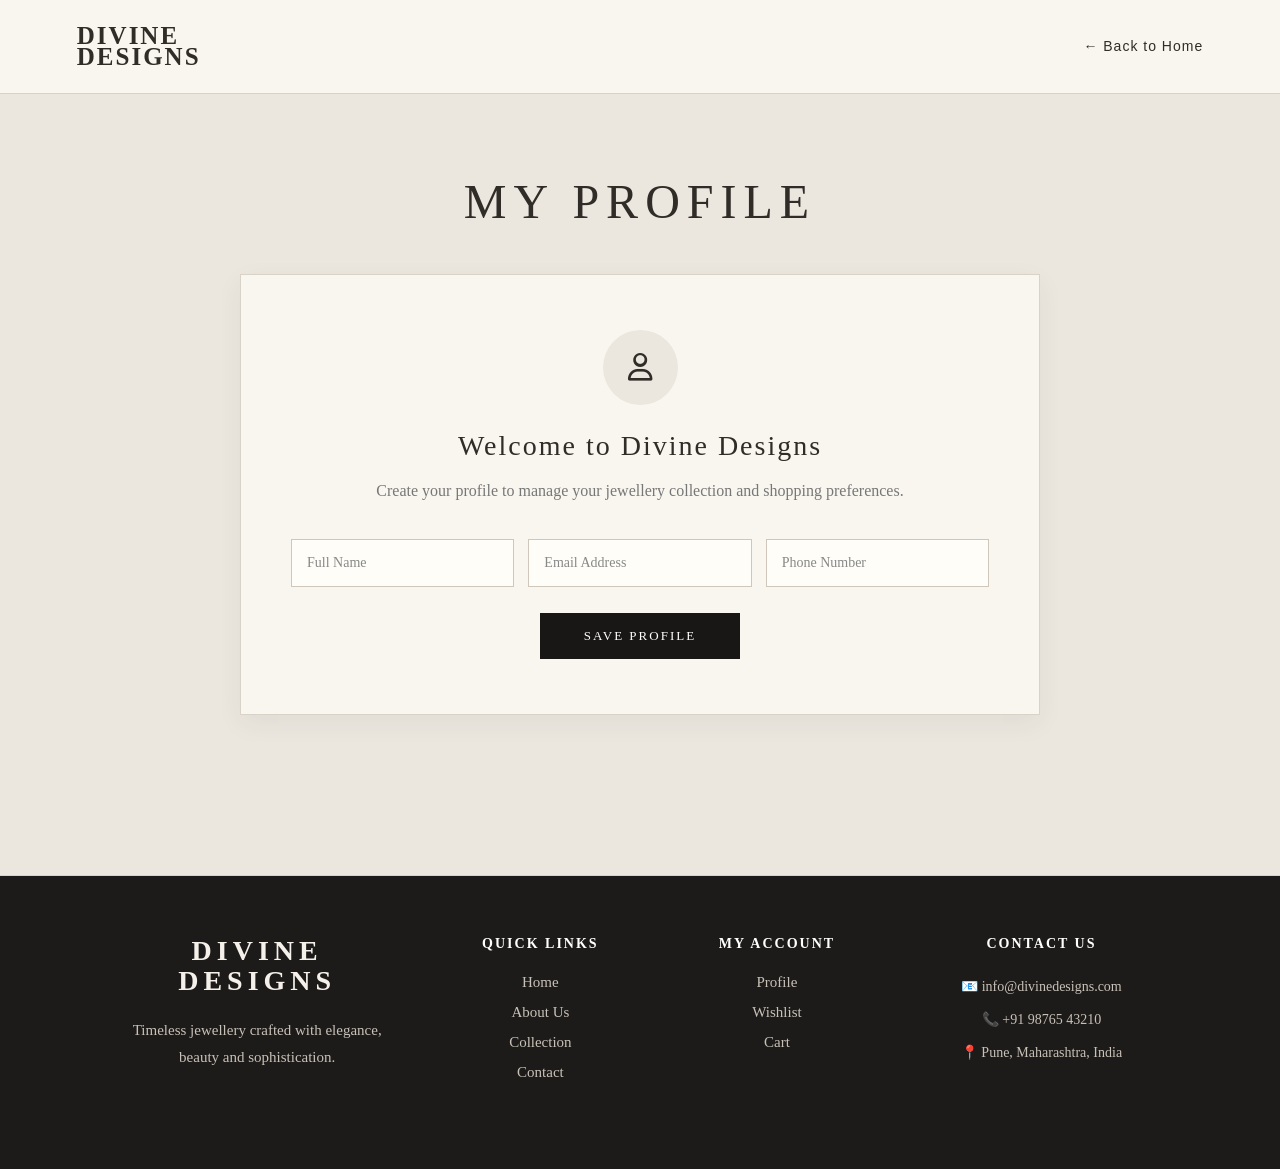
<file: profile.html>
<!DOCTYPE html>
<html lang="en">

<head>
    <meta charset="UTF-8">
    <meta name="viewport" content="width=device-width, initial-scale=1.0">

    <title>Profile | Divine Designs</title>

    <link rel="stylesheet" href="css/style.css">
    <link rel="stylesheet" href="css/profile.css">

    <link rel="stylesheet"
    href="https://cdnjs.cloudflare.com/ajax/libs/font-awesome/6.5.2/css/all.min.css">
</head>

<body>

    <header class="simple-header">

        <a href="index.html" class="logo">
            DIVINE<br>DESIGNS
        </a>

        <a href="index.html" class="back-home">
            ← Back to Home
        </a>

    </header>


    <main class="page-section">

        <h1>MY PROFILE</h1>

        <div class="profile-box">

            <div class="profile-icon">
                <i class="fa-regular fa-user"></i>
            </div>

            <h2>Welcome to Divine Designs</h2>

            <p>
                Create your profile to manage your jewellery collection
                and shopping preferences.
            </p>

            <form>

                <input type="text" placeholder="Full Name">

                <input type="email" placeholder="Email Address">

                <input type="tel" placeholder="Phone Number">

                <button type="submit">
                    SAVE PROFILE
                </button>

            </form>

        </div>

    </main>
<!-- FOOTER -->
<footer class="site-footer">

    <div class="footer-container">

        <!-- Brand -->
        <div class="footer-brand">
            <h2>DIVINE<br>DESIGNS</h2>
            <p>
                Timeless jewellery crafted with elegance,
                beauty and sophistication.
            </p>
        </div>

        <!-- Quick Links -->
        <div class="footer-column">
            <h3>QUICK LINKS</h3>

            <a href="index.html">Home</a>
            <a href="about.html">About Us</a>
            <a href="collection.html">Collection</a>
            <a href="contact.html">Contact</a>
        </div>

        <!-- Customer -->
        <div class="footer-column">
            <h3>MY ACCOUNT</h3>

            <a href="profile.html">Profile</a>
            <a href="wishlist.html">Wishlist</a>
            <a href="cart.html">Cart</a>
        </div>

        <!-- Contact -->
        <div class="footer-column">
            <h3>CONTACT US</h3>

            <p>📧 info@divinedesigns.com</p>
            <p>📞 +91 98765 43210</p>
            <p>📍 Pune, Maharashtra, India</p>
        </div>

    </div>
 

</body>
</html>
</file>
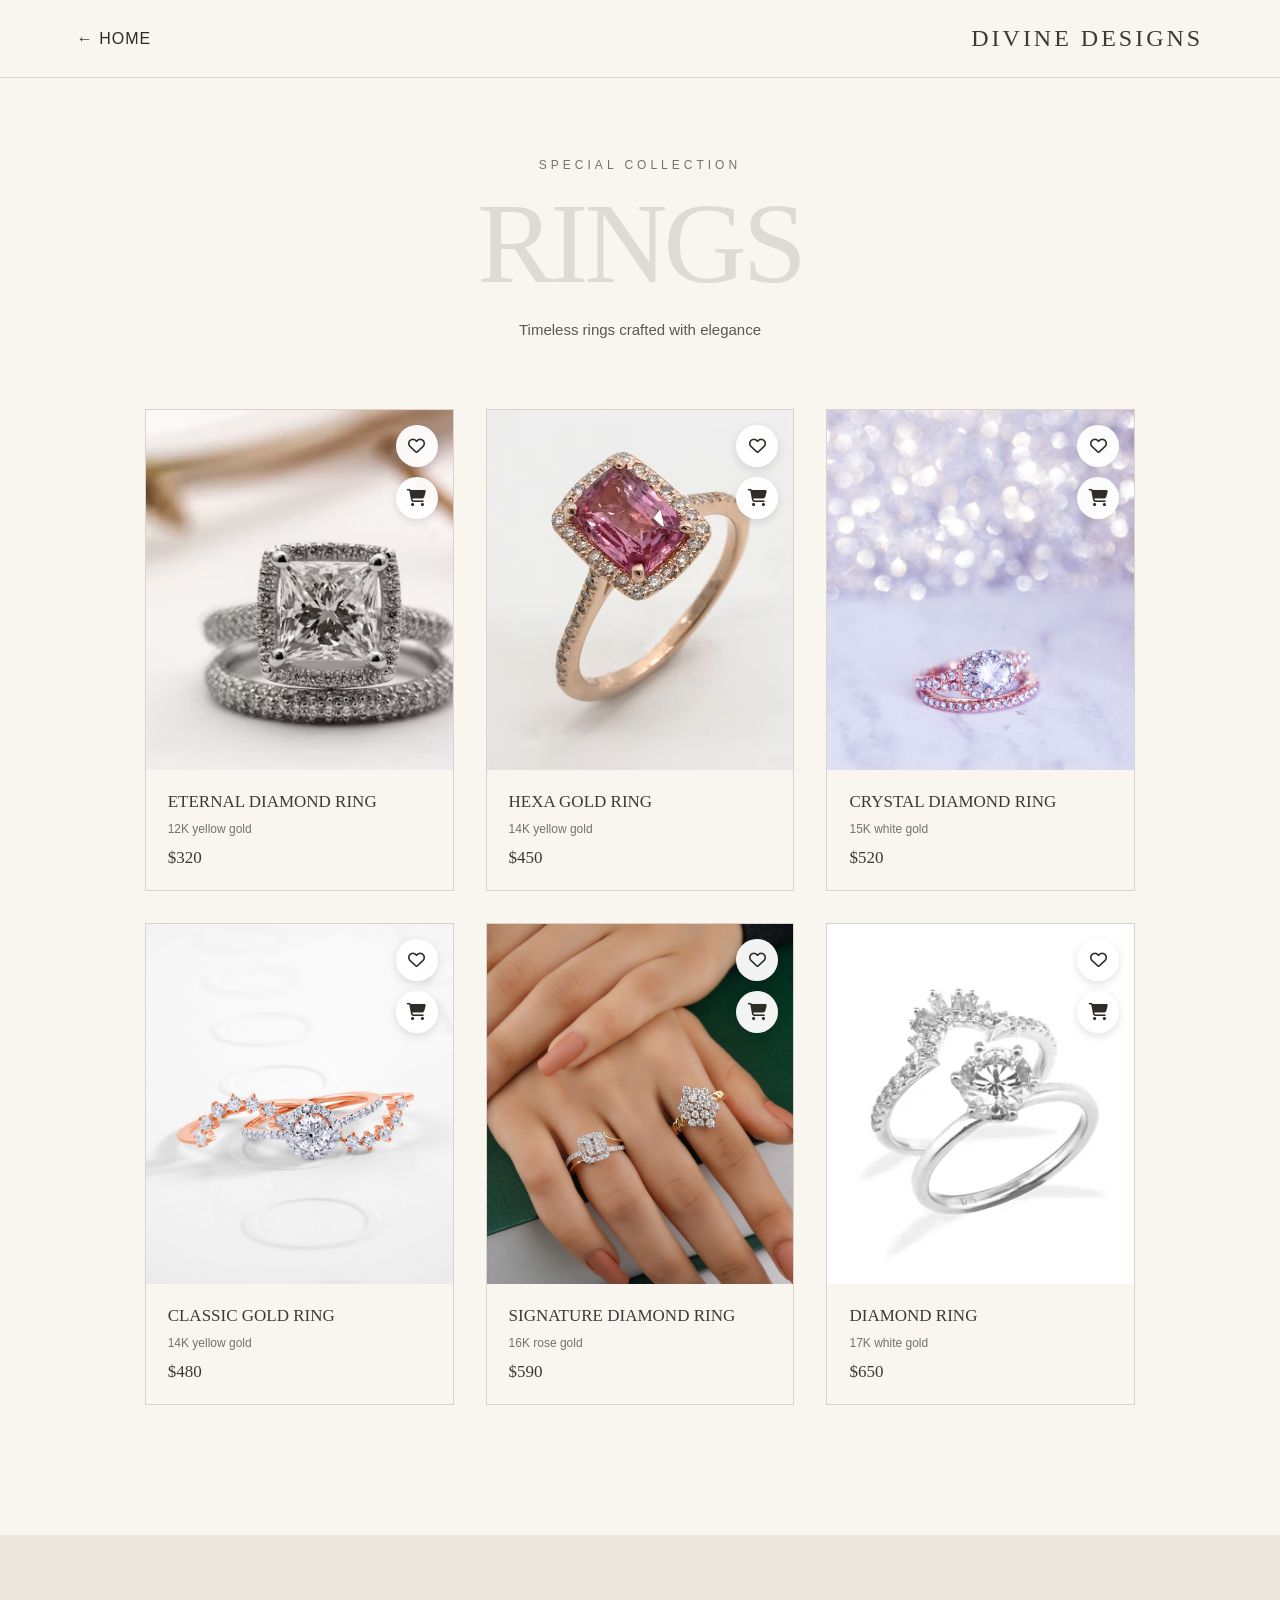
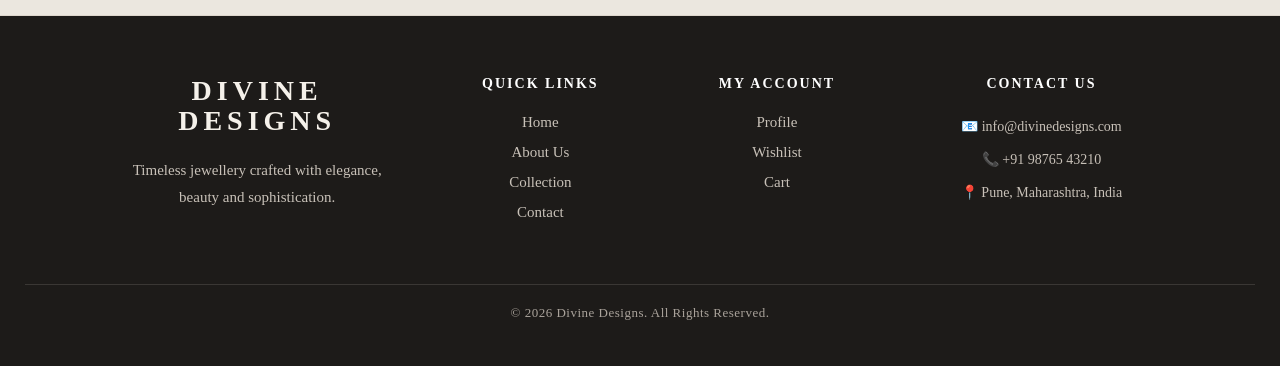
<file: rings.html>
<!DOCTYPE html>
<html lang="en">

<head>
    <meta charset="UTF-8">
    <meta name="viewport" content="width=device-width, initial-scale=1.0">

    <title>Special Rings | Divine Designs</title>

    <!-- Main CSS -->
    <link rel="stylesheet" href="css/style.css">

    <!-- Font Awesome -->
    <link rel="stylesheet"
        href="https://cdnjs.cloudflare.com/ajax/libs/font-awesome/6.5.2/css/all.min.css">

    <style>
        /* =========================================
           PRODUCT IMAGE ACTION BUTTONS
        ========================================== */

        .category-image {
            position: relative;
            overflow: hidden;
        }

        .product-actions {
            position: absolute;
            top: 15px;
            right: 15px;
            display: flex;
            flex-direction: column;
            gap: 10px;
            z-index: 10;
        }

        .product-action {
            width: 42px;
            height: 42px;
            border: none;
            border-radius: 50%;
            background: rgba(255, 255, 255, 0.95);
            color: #302c27;
            display: flex;
            align-items: center;
            justify-content: center;
            cursor: pointer;
            font-size: 17px;
            box-shadow: 0 3px 10px rgba(0, 0, 0, 0.12);
            transition: all 0.3s ease;
        }

        .product-action:hover {
            background: #302c27;
            color: #ffffff;
            transform: translateY(-2px);
        }

        .product-action.wishlist-active {
            background: #302c27;
            color: #ffffff;
        }

        .product-action:active {
            transform: scale(0.92);
        }

        /* Mobile */
        @media (max-width: 768px) {

            .product-actions {
                top: 10px;
                right: 10px;
                gap: 7px;
            }

            .product-action {
                width: 36px;
                height: 36px;
                font-size: 15px;
            }
        }
    </style>
</head>


<body>

    <!-- =========================================
         HEADER
    ========================================== -->

    <header class="category-header">

        <a href="index.html" class="back-home">
            ← HOME
        </a>

        <h1>
            DIVINE DESIGNS
        </h1>

    </header>



    <!-- =========================================
         RINGS PAGE
    ========================================== -->

    <main class="category-page">


        <!-- PAGE HEADING -->

        <div class="category-heading">

            <p>
                SPECIAL COLLECTION
            </p>

            <h2>
                RINGS
            </h2>

            <span>
                Timeless rings crafted with elegance
            </span>

        </div>



        <!-- =========================================
             PRODUCT GRID
        ========================================== -->

        <div class="category-grid">


            <!-- =====================================
                 RING 1
            ====================================== -->

            <div class="category-card">

                <div class="category-image">

                    <img
                        src="images/ring1.jpg"
                        alt="Elegant Diamond Ring"
                    >


                    <!-- ACTION BUTTONS -->

                    <div class="product-actions">

                        <!-- Wishlist -->

                        <button
                            class="product-action wishlist-btn"
                            title="Add to Wishlist"
                            onclick="addToWishlist(
                                'ETERNAL DIAMOND RING',
                                '12K yellow gold',
                                '$320',
                                'images/ring1.jpg'
                            )"
                        >

                            <i class="fa-regular fa-heart"></i>

                        </button>


                        <!-- Cart -->

                        <button
                            class="product-action"
                            title="Add to Cart"
                            onclick="addToCart(
                                'ETERNAL DIAMOND RING',
                                '12K yellow gold',
                                '$320',
                                'images/ring1.jpg'
                            )"
                        >

                            <i class="fa-solid fa-cart-shopping"></i>

                        </button>

                    </div>

                </div>


                <div class="category-info">

                    <h3>
                        ETERNAL DIAMOND RING
                    </h3>

                    <p>
                        12K yellow gold
                    </p>

                    <span>
                        $320
                    </span>

                </div>

            </div>



            <!-- =====================================
                 RING 2
            ====================================== -->

            <div class="category-card">

                <div class="category-image">

                    <img
                        src="images/ring2.jpg"
                        alt="Hexa Gold Ring"
                    >


                    <div class="product-actions">

                        <button
                            class="product-action wishlist-btn"
                            title="Add to Wishlist"
                            onclick="addToWishlist(
                                'HEXA GOLD RING',
                                '14K yellow gold',
                                '$450',
                                'images/ring2.jpg'
                            )"
                        >

                            <i class="fa-regular fa-heart"></i>

                        </button>


                        <button
                            class="product-action"
                            title="Add to Cart"
                            onclick="addToCart(
                                'HEXA GOLD RING',
                                '14K yellow gold',
                                '$450',
                                'images/ring2.jpg'
                            )"
                        >

                            <i class="fa-solid fa-cart-shopping"></i>

                        </button>

                    </div>

                </div>


                <div class="category-info">

                    <h3>
                        HEXA GOLD RING
                    </h3>

                    <p>
                        14K yellow gold
                    </p>

                    <span>
                        $450
                    </span>

                </div>

            </div>



            <!-- =====================================
                 RING 3
            ====================================== -->

            <div class="category-card">

                <div class="category-image">

                    <img
                        src="images/ring3.jpg"
                        alt="Crystal Diamond Ring"
                    >


                    <div class="product-actions">

                        <button
                            class="product-action wishlist-btn"
                            title="Add to Wishlist"
                            onclick="addToWishlist(
                                'CRYSTAL DIAMOND RING',
                                '15K white gold',
                                '$520',
                                'images/ring3.jpg'
                            )"
                        >

                            <i class="fa-regular fa-heart"></i>

                        </button>


                        <button
                            class="product-action"
                            title="Add to Cart"
                            onclick="addToCart(
                                'CRYSTAL DIAMOND RING',
                                '15K white gold',
                                '$520',
                                'images/ring3.jpg'
                            )"
                        >

                            <i class="fa-solid fa-cart-shopping"></i>

                        </button>

                    </div>

                </div>


                <div class="category-info">

                    <h3>
                        CRYSTAL DIAMOND RING
                    </h3>

                    <p>
                        15K white gold
                    </p>

                    <span>
                        $520
                    </span>

                </div>

            </div>



            <!-- =====================================
                 RING 4
            ====================================== -->

            <div class="category-card">

                <div class="category-image">

                    <img
                        src="images/ring4.jpg"
                        alt="Classic Gold Ring"
                    >


                    <div class="product-actions">

                        <button
                            class="product-action wishlist-btn"
                            title="Add to Wishlist"
                            onclick="addToWishlist(
                                'CLASSIC GOLD RING',
                                '14K yellow gold',
                                '$480',
                                'images/ring4.jpg'
                            )"
                        >

                            <i class="fa-regular fa-heart"></i>

                        </button>


                        <button
                            class="product-action"
                            title="Add to Cart"
                            onclick="addToCart(
                                'CLASSIC GOLD RING',
                                '14K yellow gold',
                                '$480',
                                'images/ring4.jpg'
                            )"
                        >

                            <i class="fa-solid fa-cart-shopping"></i>

                        </button>

                    </div>

                </div>


                <div class="category-info">

                    <h3>
                        CLASSIC GOLD RING
                    </h3>

                    <p>
                        14K yellow gold
                    </p>

                    <span>
                        $480
                    </span>

                </div>

            </div>



            <!-- =====================================
                 RING 5
            ====================================== -->

            <div class="category-card">

                <div class="category-image">

                    <img
                        src="images/ring5.jpg"
                        alt="Signature Diamond Ring"
                    >


                    <div class="product-actions">

                        <button
                            class="product-action wishlist-btn"
                            title="Add to Wishlist"
                            onclick="addToWishlist(
                                'SIGNATURE DIAMOND RING',
                                '16K rose gold',
                                '$590',
                                'images/ring5.jpg'
                            )"
                        >

                            <i class="fa-regular fa-heart"></i>

                        </button>


                        <button
                            class="product-action"
                            title="Add to Cart"
                            onclick="addToCart(
                                'SIGNATURE DIAMOND RING',
                                '16K rose gold',
                                '$590',
                                'images/ring5.jpg'
                            )"
                        >

                            <i class="fa-solid fa-cart-shopping"></i>

                        </button>

                    </div>

                </div>


                <div class="category-info">

                    <h3>
                        SIGNATURE DIAMOND RING
                    </h3>

                    <p>
                        16K rose gold
                    </p>

                    <span>
                        $590
                    </span>

                </div>

            </div>



            <!-- =====================================
                 RING 6
            ====================================== -->

            <div class="category-card">

                <div class="category-image">

                    <img
                        src="images/ring6.jpg"
                        alt="Diamond Ring"
                    >


                    <div class="product-actions">

                        <button
                            class="product-action wishlist-btn"
                            title="Add to Wishlist"
                            onclick="addToWishlist(
                                'DIAMOND RING',
                                '17K white gold',
                                '$650',
                                'images/ring6.jpg'
                            )"
                        >

                            <i class="fa-regular fa-heart"></i>

                        </button>


                        <button
                            class="product-action"
                            title="Add to Cart"
                            onclick="addToCart(
                                'DIAMOND RING',
                                '17K white gold',
                                '$650',
                                'images/ring6.jpg'
                            )"
                        >

                            <i class="fa-solid fa-cart-shopping"></i>

                        </button>

                    </div>

                </div>


                <div class="category-info">

                    <h3>
                        DIAMOND RING
                    </h3>

                    <p>
                        17K white gold
                    </p>

                    <span>
                        $650
                    </span>

                </div>

            </div>


        </div>

    </main>



    <!-- =========================================
         WISHLIST + CART JAVASCRIPT
    ========================================== -->

    <script>

        /* =========================================
           ADD TO WISHLIST
        ========================================== */

        function addToWishlist(
            name,
            material,
            price,
            image
        ) {

            let wishlist =
                JSON.parse(
                    localStorage.getItem("wishlist")
                ) || [];


            /* Check duplicate */

            const alreadyExists =
                wishlist.some(function (item) {

                    return (
                        item.name === name &&
                        item.image === image
                    );

                });


            if (alreadyExists) {

                alert(
                    "This item is already in your wishlist."
                );

                return;

            }


            /* Add product */

            wishlist.push({

                name: name,

                material: material,

                price: price,

                image: image

            });


            /* Save */

            localStorage.setItem(
                "wishlist",
                JSON.stringify(wishlist)
            );


            alert(
                "Added to Wishlist ❤️"
            );

        }



        /* =========================================
           ADD TO CART
        ========================================== */

        function addToCart(
            name,
            material,
            price,
            image
        ) {

            let cart =
                JSON.parse(
                    localStorage.getItem("cart")
                ) || [];


            /* Check duplicate */

            const alreadyExists =
                cart.some(function (item) {

                    return (
                        item.name === name &&
                        item.image === image
                    );

                });


            if (alreadyExists) {

                alert(
                    "This item is already in your cart."
                );

                return;

            }


            /* Add product */

            cart.push({

                name: name,

                material: material,

                price: price,

                image: image,

                quantity: 1

            });


            /* Save */

            localStorage.setItem(
                "cart",
                JSON.stringify(cart)
            );


            alert(
                "Added to Cart 🛒"
            );

        }



        /* =========================================
           SHOW SAVED WISHLIST HEART
        ========================================== */

        document.addEventListener(
            "DOMContentLoaded",
            function () {

                const wishlist =
                    JSON.parse(
                        localStorage.getItem("wishlist")
                    ) || [];


                document
                    .querySelectorAll(".wishlist-btn")
                    .forEach(function (button) {

                        const onclickValue =
                            button.getAttribute(
                                "onclick"
                            );


                        if (!onclickValue) {
                            return;
                        }


                        wishlist.forEach(
                            function (item) {

                                if (
                                    onclickValue.includes(
                                        item.name
                                    )
                                ) {

                                    button.classList.add(
                                        "wishlist-active"
                                    );


                                    const icon =
                                        button.querySelector(
                                            "i"
                                        );


                                    if (icon) {

                                        icon.classList.remove(
                                            "fa-regular"
                                        );

                                        icon.classList.add(
                                            "fa-solid"
                                        );

                                    }

                                }

                            }
                        );

                    });

            }
        );

    </script>
    <!-- FOOTER -->
<footer class="site-footer">

    <div class="footer-container">

        <!-- Brand -->
        <div class="footer-brand">
            <h2>DIVINE<br>DESIGNS</h2>
            <p>
                Timeless jewellery crafted with elegance,
                beauty and sophistication.
            </p>
        </div>

        <!-- Quick Links -->
        <div class="footer-column">
            <h3>QUICK LINKS</h3>

            <a href="index.html">Home</a>
            <a href="about.html">About Us</a>
            <a href="collection.html">Collection</a>
            <a href="contact.html">Contact</a>
        </div>

        <!-- Customer -->
        <div class="footer-column">
            <h3>MY ACCOUNT</h3>

            <a href="profile.html">Profile</a>
            <a href="wishlist.html">Wishlist</a>
            <a href="cart.html">Cart</a>
        </div>

        <!-- Contact -->
        <div class="footer-column">
            <h3>CONTACT US</h3>

            <p>📧 info@divinedesigns.com</p>
            <p>📞 +91 98765 43210</p>
            <p>📍 Pune, Maharashtra, India</p>
        </div>

    </div>

    <div class="footer-bottom">
        <p>© 2026 Divine Designs. All Rights Reserved.</p>
    </div>

</footer>

</body>

</html>
</file>
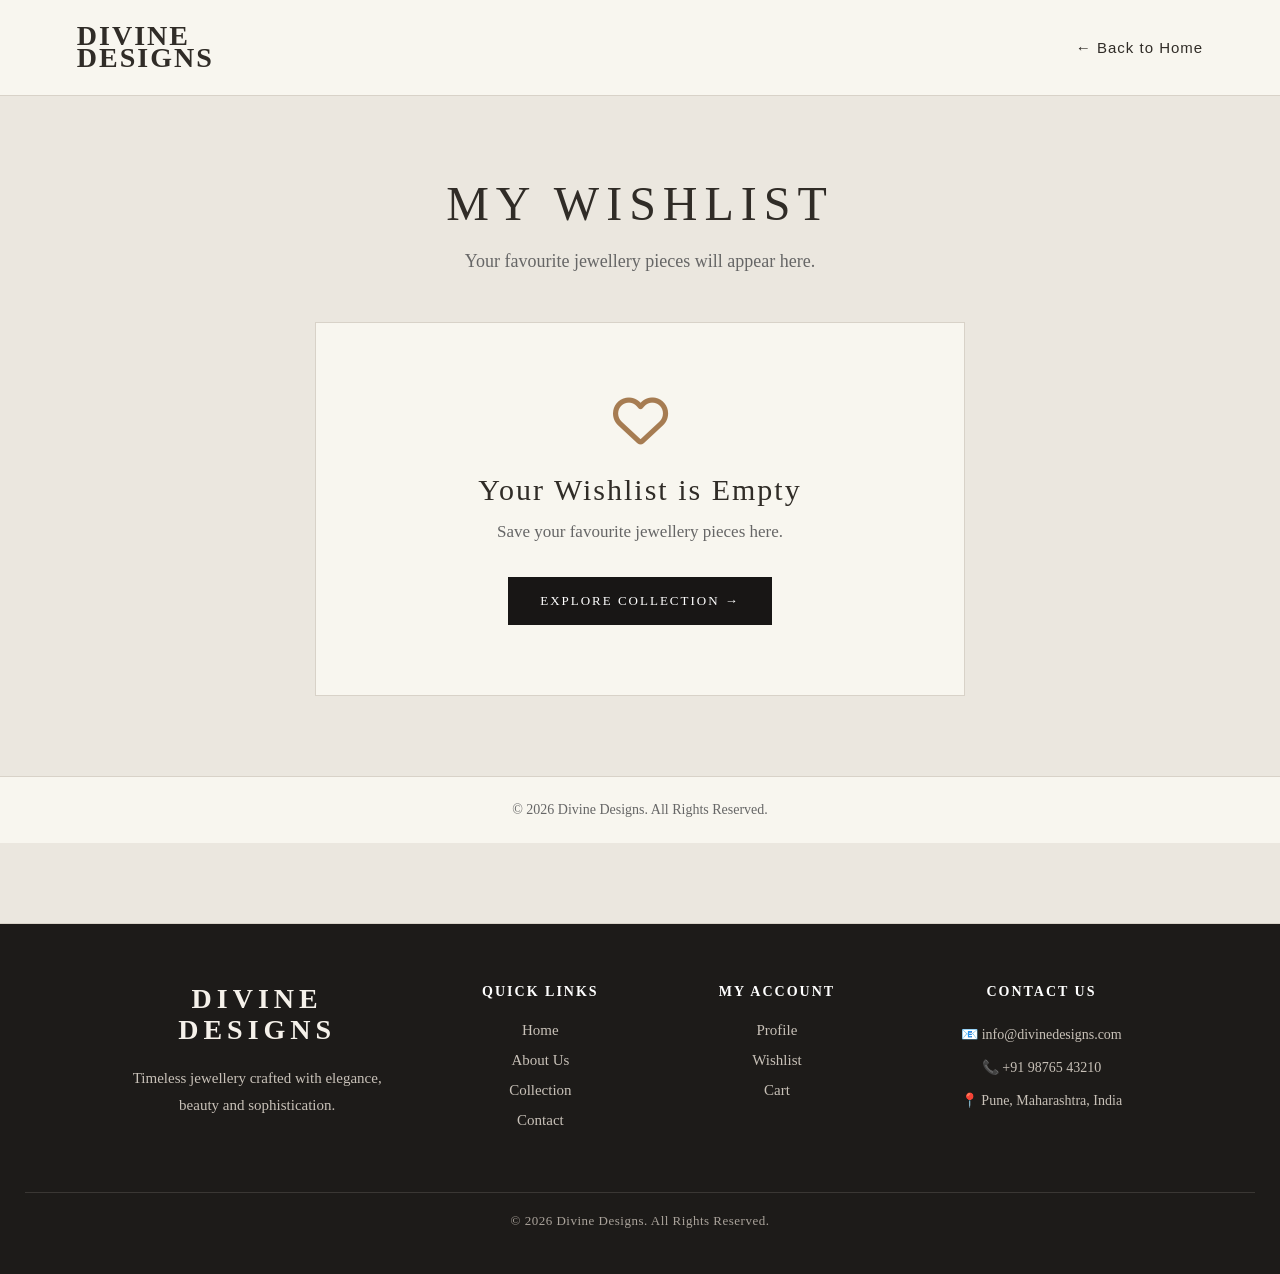
<file: wishlist.html>
<!DOCTYPE html>
<html lang="en">

<head>

    <meta charset="UTF-8">

    <meta name="viewport"
        content="width=device-width, initial-scale=1.0">

    <title>Wishlist | Divine Designs</title>

    <!-- Font Awesome -->
     <link rel="stylesheet" href="css/style.css">
    <link rel="stylesheet"
        href="https://cdnjs.cloudflare.com/ajax/libs/font-awesome/6.5.2/css/all.min.css">


    <style>

        /* =========================================
           RESET
        ========================================== */

        * {
            margin: 0;
            padding: 0;
            box-sizing: border-box;
        }


        body {

            font-family: Georgia, "Times New Roman", serif;

            background: #ebe7df;

            color: #302c27;

            min-height: 100vh;

        }


        /* =========================================
           HEADER
        ========================================== */

        .simple-header {

            display: flex;

            justify-content: space-between;

            align-items: center;

            padding: 25px 6%;

            border-bottom: 1px solid #d8d2c8;

            background: #f8f6ef;

        }


        .logo {

            color: #302c27;

            font-size: 28px;

            font-weight: bold;

            line-height: 0.8;

            text-decoration: none;

            letter-spacing: 2px;

        }


        .back-home {

            color: #302c27;

            text-decoration: none;

            font-size: 15px;

            letter-spacing: 1px;

        }


        .back-home:hover {

            color: #a67c52;

        }


        /* =========================================
           MAIN
        ========================================== */

        .wishlist-page {

            min-height: 75vh;

            padding: 80px 6%;

            text-align: center;

        }


        .wishlist-page h1 {

            font-size: 48px;

            font-weight: 400;

            letter-spacing: 7px;

            margin-bottom: 20px;

        }


        .page-description {

            font-size: 18px;

            color: #666;

            margin-bottom: 50px;

        }


        /* =========================================
           WISHLIST GRID
        ========================================== */

        .wishlist-grid {

            max-width: 1200px;

            margin: auto;

            display: grid;

            grid-template-columns:
                repeat(3, 1fr);

            gap: 30px;

            text-align: left;

        }


        /* =========================================
           PRODUCT CARD
        ========================================== */

        .wishlist-card {

            background: #f8f6ef;

            border: 1px solid #d8d2c8;

            position: relative;

            overflow: hidden;

        }


        .wishlist-image {

            position: relative;

            width: 100%;

            height: 330px;

            overflow: hidden;

        }


        .wishlist-image img {

            width: 100%;

            height: 100%;

            object-fit: cover;

            display: block;

            transition: transform 0.4s ease;

        }


        .wishlist-card:hover
        .wishlist-image img {

            transform: scale(1.04);

        }


        /* =========================================
           REMOVE HEART
        ========================================== */

        .remove-wishlist {

            position: absolute;

            top: 15px;

            right: 15px;

            width: 42px;

            height: 42px;

            border: none;

            border-radius: 50%;

            background: rgba(255,255,255,0.95);

            color: #302c27;

            display: flex;

            align-items: center;

            justify-content: center;

            cursor: pointer;

            font-size: 17px;

            box-shadow:
                0 3px 10px
                rgba(0,0,0,0.15);

            transition: 0.3s ease;

        }


        .remove-wishlist:hover {

            background: #302c27;

            color: white;

        }


        /* =========================================
           PRODUCT INFO
        ========================================== */

        .wishlist-info {

            padding: 25px;

        }


        .wishlist-info h3 {

            font-size: 18px;

            font-weight: 500;

            letter-spacing: 1px;

            margin-bottom: 10px;

        }


        .wishlist-info p {

            color: #777;

            font-size: 15px;

            margin-bottom: 12px;

        }


        .wishlist-price {

            font-size: 18px;

            font-weight: bold;

            color: #302c27;

        }


        /* =========================================
           ADD TO CART BUTTON
        ========================================== */

        .cart-button {

            width: 100%;

            margin-top: 20px;

            padding: 13px;

            border: none;

            background: #191715;

            color: white;

            cursor: pointer;

            font-family:
                Georgia,
                "Times New Roman",
                serif;

            letter-spacing: 1.5px;

            font-size: 13px;

            transition: 0.3s ease;

        }


        .cart-button:hover {

            background: #a67c52;

        }


        /* =========================================
           EMPTY WISHLIST
        ========================================== */

        .empty-wishlist {

            max-width: 650px;

            margin: auto;

            padding: 70px 30px;

            background: #f8f6ef;

            border: 1px solid #d8d2c8;

        }


        .empty-wishlist i {

            font-size: 55px;

            color: #a67c52;

            margin-bottom: 25px;

        }


        .empty-wishlist h2 {

            font-size: 30px;

            font-weight: 400;

            letter-spacing: 2px;

            margin-bottom: 15px;

        }


        .empty-wishlist p {

            color: #666;

            font-size: 17px;

            margin-bottom: 35px;

        }


        /* =========================================
           EXPLORE BUTTON
        ========================================== */

        .wishlist-button {

            display: inline-block;

            padding: 16px 32px;

            background: #181615;

            color: white;

            text-decoration: none;

            letter-spacing: 2px;

            font-size: 13px;

            transition: 0.3s ease;

        }


        .wishlist-button:hover {

            background: #a67c52;

        }


        /* =========================================
           FOOTER
        ========================================== */

        footer {

            padding: 25px;

            text-align: center;

            border-top: 1px solid #d8d2c8;

            background: #f8f6ef;

            color: #666;

            font-size: 14px;

        }


        /* =========================================
           MOBILE
        ========================================== */

        @media (max-width: 900px) {

            .wishlist-grid {

                grid-template-columns:
                    repeat(2, 1fr);

            }

        }


        @media (max-width: 600px) {

            .simple-header {

                padding: 20px;

            }


            .logo {

                font-size: 22px;

            }


            .back-home {

                font-size: 12px;

            }


            .wishlist-page {

                padding: 60px 20px;

            }


            .wishlist-page h1 {

                font-size: 32px;

                letter-spacing: 4px;

            }


            .page-description {

                font-size: 16px;

            }


            .wishlist-grid {

                grid-template-columns: 1fr;

            }


            .wishlist-image {

                height: 300px;

            }


            .empty-wishlist {

                padding: 50px 20px;

            }


            .empty-wishlist h2 {

                font-size: 24px;

            }

        }

    </style>

</head>


<body>


    <!-- =========================================
         HEADER
    ========================================== -->

    <header class="simple-header">

        <a href="index.html"
            class="logo">

            DIVINE<br>
            DESIGNS

        </a>


        <a href="index.html"
            class="back-home">

            ← Back to Home

        </a>

    </header>



    <!-- =========================================
         WISHLIST
    ========================================== -->

    <main class="wishlist-page">


        <h1>
            MY WISHLIST
        </h1>


        <p class="page-description">

            Your favourite jewellery pieces will appear here.

        </p>


        <!-- PRODUCTS WILL BE INSERTED HERE -->

        <div
            id="wishlistContainer"
            class="wishlist-grid">
        </div>


    </main>



    <!-- =========================================
         FOOTER
    ========================================== -->

    <footer>

        <p>
            © 2026 Divine Designs. All Rights Reserved.
        </p>

    </footer>



    <!-- =========================================
         JAVASCRIPT
    ========================================== -->

    <script>


        /* =========================================
           LOAD WISHLIST
        ========================================== */

        function loadWishlist() {


            const container =
                document.getElementById(
                    "wishlistContainer"
                );


            let wishlist =
                JSON.parse(
                    localStorage.getItem("wishlist")
                ) || [];


            /* =====================================
               EMPTY WISHLIST
            ====================================== */

            if (wishlist.length === 0) {


                container.className =
                    "empty-wishlist";


                container.innerHTML = `

                    <i class="fa-regular fa-heart"></i>

                    <h2>
                        Your Wishlist is Empty
                    </h2>

                    <p>
                        Save your favourite jewellery pieces here.
                    </p>

                    <a
                        href="index.html"
                        class="wishlist-button"
                    >
                        EXPLORE COLLECTION →
                    </a>

                `;


                return;

            }



            /* =====================================
               PRODUCT GRID
            ====================================== */

            container.className =
                "wishlist-grid";


            container.innerHTML = "";


            wishlist.forEach(
                function (item, index) {


                    const card =
                        document.createElement(
                            "div"
                        );


                    card.className =
                        "wishlist-card";


                    card.innerHTML = `

                        <div class="wishlist-image">

                            <img
                                src="${item.image}"
                                alt="${item.name}"
                            >

                            <button
                                class="remove-wishlist"
                                title="Remove from Wishlist"
                                onclick="removeFromWishlist(${index})"
                            >

                                <i class="fa-solid fa-heart"></i>

                            </button>

                        </div>


                        <div class="wishlist-info">

                            <h3>
                                ${item.name}
                            </h3>

                            <p>
                                ${item.material}
                            </p>

                            <div class="wishlist-price">
                                ${item.price}
                            </div>


                            <button
                                class="cart-button"
                                onclick="moveToCart(${index})"
                            >

                                ADD TO CART

                            </button>

                        </div>

                    `;


                    container.appendChild(card);

                }
            );

        }



        /* =========================================
           REMOVE FROM WISHLIST
        ========================================== */

        function removeFromWishlist(index) {


            let wishlist =
                JSON.parse(
                    localStorage.getItem("wishlist")
                ) || [];


            wishlist.splice(index, 1);


            localStorage.setItem(
                "wishlist",
                JSON.stringify(wishlist)
            );


            loadWishlist();

        }



        /* =========================================
           MOVE WISHLIST ITEM TO CART
        ========================================== */

        function moveToCart(index) {


            let wishlist =
                JSON.parse(
                    localStorage.getItem("wishlist")
                ) || [];


            let cart =
                JSON.parse(
                    localStorage.getItem("cart")
                ) || [];


            const item =
                wishlist[index];


            /* Check if already in cart */

            const alreadyInCart =
                cart.some(function (cartItem) {

                    return (
                        cartItem.name === item.name &&
                        cartItem.image === item.image
                    );

                });


            if (alreadyInCart) {

                alert(
                    "This item is already in your cart."
                );

                return;

            }


            /* Add quantity */

            item.quantity = 1;


            /* Add to cart */

            cart.push(item);


            localStorage.setItem(
                "cart",
                JSON.stringify(cart)
            );


            /* Remove from wishlist */

            wishlist.splice(index, 1);


            localStorage.setItem(
                "wishlist",
                JSON.stringify(wishlist)
            );


            alert(
                "Added to Cart 🛒"
            );


            loadWishlist();

        }



        /* =========================================
           LOAD WHEN PAGE OPENS
        ========================================== */

        document.addEventListener(
            "DOMContentLoaded",
            function () {

                loadWishlist();

            }
        );


    </script>
<!-- FOOTER -->
<footer class="site-footer">

    <div class="footer-container">

        <!-- Brand -->
        <div class="footer-brand">
            <h2>DIVINE<br>DESIGNS</h2>
            <p>
                Timeless jewellery crafted with elegance,
                beauty and sophistication.
            </p>
        </div>

        <!-- Quick Links -->
        <div class="footer-column">
            <h3>QUICK LINKS</h3>

            <a href="index.html">Home</a>
            <a href="about.html">About Us</a>
            <a href="collection.html">Collection</a>
            <a href="contact.html">Contact</a>
        </div>

        <!-- Customer -->
        <div class="footer-column">
            <h3>MY ACCOUNT</h3>

            <a href="profile.html">Profile</a>
            <a href="wishlist.html">Wishlist</a>
            <a href="cart.html">Cart</a>
        </div>

        <!-- Contact -->
        <div class="footer-column">
            <h3>CONTACT US</h3>

            <p>📧 info@divinedesigns.com</p>
            <p>📞 +91 98765 43210</p>
            <p>📍 Pune, Maharashtra, India</p>
        </div>

    </div>

    <div class="footer-bottom">
        <p>© 2026 Divine Designs. All Rights Reserved.</p>
    </div>

</footer>

</body>

</html>
</file>
<file: css/style.css>
/* =========================================
   DIVINE DESIGNS
   LUXURY JEWELLERY HERO SECTION
========================================= */
@media (max-width: 900px) {
    .product-container {
        grid-template-columns: repeat(2, 1fr);
    }
}

@media (max-width: 600px) {
    .product-container {
        grid-template-columns: 1fr;
        width: 90%;
    }

    .product-card img {
        height: 400px;
    }
}

/* =========================================
   RESET
========================================= */

* {
    margin: 0;
    padding: 0;
    box-sizing: border-box;
}

html,
body {
    width: 100%;
    min-height: 100%;
}

body {
    font-family: Georgia, "Times New Roman", serif;
    background: #ebe7df;
}


/* =========================================
   HERO SECTION
========================================= */

.hero {
    position: relative;

    width: 100%;
    height: 100vh;
    min-height: 620px;

    overflow: hidden;

    background: #ebe7df;
}


/* =========================================
   CREAMY WHITE LUXURY BACKGROUND
========================================= */

.hero-background {
    position: absolute;
    inset: 0;

    width: 100%;
    height: 100%;

    background:
        linear-gradient(
            135deg,
            #f8f5ee 0%,
            #d3cfc4 45%,
            #eee9df 100%
        );

    z-index: 1;
}


/* =========================================
   SOFT BACKGROUND OVERLAY
========================================= */


/* =========================================
   HEADER
========================================= */

.luxury-header {
    position: absolute;

    top: 0;
    left: 0;

    width: 100%;
    height: 75px;

    padding: 0 4%;

    display: flex;
    align-items: center;
    justify-content: space-between;

    z-index: 10;

    color: #403b35;
}


/* =========================================
   MENU
========================================= */

.menu-button {
    display: flex;

    align-items: center;

    gap: 12px;

    color: #403b35;

    font-size: 14px;

    letter-spacing: 2px;

    font-family: Georgia, "Times New Roman", serif;

    cursor: pointer;
}


.menu-icon {
    font-family: Arial, sans-serif;

    font-size: 25px;

    font-weight: 300;

    line-height: 1;
}


/* =========================================
   HEADER RIGHT ICONS
========================================= */

.header-icons {
    display: flex;

    align-items: center;

    gap: 25px;
}


.header-icons a {
    text-decoration: none;

    color: #403b35;

    font-size: 25px;

    line-height: 1;

    transition: opacity 0.3s ease;
}


.header-icons a:hover {
    opacity: 0.5;
}


/* =========================================
   MAIN TITLE
========================================= */

.hero-title {
    position: absolute;

    top: 35px;
    left: 50%;

    transform: translateX(-50%);

    z-index: 5;

    width: max-content;

    text-align: center;

    color: #ffffff;

    font-family: Georgia, "Times New Roman", serif;

    font-size: clamp(75px, 8.8vw, 145px);

    font-weight: 400;

    line-height: 0.82;

    letter-spacing: -6px;

    text-transform: uppercase;

    white-space: nowrap;
}


/* =========================================
   LEFT CONTENT
========================================= */

.hero-content {
    position: absolute;

    left: 5%;

    top: 41%;

    z-index: 6;

    width: 410px;

    color: #3c3731;
}


/* =========================================
   COLLECTION TITLE
========================================= */

.hero-content h2 {
    font-family: Georgia, "Times New Roman", serif;

    font-size: clamp(25px, 2vw, 32px);

    font-weight: 700;

    letter-spacing: 6px;

    line-height: 1.2;

    margin-bottom: 28px;

    color: #39342f;
}


/* =========================================
   DESCRIPTION
========================================= */

.hero-content p {
    font-family: Georgia, "Times New Roman", serif;

    font-size: 18px;

    font-weight: 400;

    line-height: 1.7;

    color: #403a34;

    margin-bottom: 28px;
}


/* =========================================
   DISCOVER BUTTON
========================================= */

.discover-button {
    border: none;

    background: #171414;

    color: #ffffff;

    padding: 18px 38px;

    min-width: 200px;

    font-family: Georgia, "Times New Roman", serif;

    font-size: 14px;

    font-weight: 600;

    letter-spacing: 1px;

    cursor: pointer;

    transition:
        background 0.3s ease,
        transform 0.3s ease;
text-decoration: none;
display: inline-block;
text-align: center;
}


.discover-button:hover {
    background: #3c3834;

    transform: translateY(-2px);
}


/* =========================================
   HAND IMAGE
========================================= */

/* =================================
   HERO HAND - FINAL POSITION
================================= */

.hero-hand {
    position: absolute;

    /* Move hand toward center */
    right: 27%;

    /* Make hand bigger */
    bottom: -90px;
    height: 90vh;

    width: auto;
    max-width: none;

    object-fit: contain;

    z-index: 3;
    pointer-events: none;
}
/* =========================================
   RIGHT CATEGORY LIST
========================================= */

.hero-categories {
    position: absolute;

    right: 5%;

    top: 53%;

    z-index: 6;

    width: 24%;

    min-width: 300px;

    max-width: 400px;
}


/* =========================================
   CATEGORY LINKS
========================================= */

.hero-categories a {
    display: flex;

    align-items: center;

    justify-content: space-between;

    width: 100%;

    padding: 20px 0;

    border-top: 1px solid rgba(70, 65, 58, 0.35);

    text-decoration: none;

    color: #4b443d;

    font-family: Georgia, "Times New Roman", serif;

    font-size: 17px;

    letter-spacing: 4px;

    transition:
        padding-left 0.3s ease,
        color 0.3s ease;
}


/* Last border */

.hero-categories a:last-child {
    border-bottom: 1px solid rgba(70, 65, 58, 0.35);
}


/* Arrow */

.hero-categories a span:last-child {
    font-family: Arial, sans-serif;

    font-size: 20px;

    letter-spacing: 0;
}


/* Hover */

.hero-categories a:hover {
    padding-left: 10px;

    color: #171414;
}


/* =========================================
   RESPONSIVE - TABLET
========================================= */

@media (max-width: 1100px) {

    .hero-title {
        font-size: 90px;

        top: 45px;
    }

    .hero-content {
        left: 5%;

        width: 360px;
    }

    .hero-content h2 {
        font-size: 25px;

        letter-spacing: 4px;
    }

    .hero-content p {
        font-size: 16px;
    }

    .hero-hand {
        left: 37%;

        height: 72vh;
    }

    .hero-categories {
        right: 4%;

        width: 23%;

        min-width: 240px;
    }

    .hero-categories a {
        font-size: 15px;

        padding: 16px 0;
    }
}


/* =========================================
   RESPONSIVE - MOBILE
========================================= */

@media (max-width: 768px) {

    .hero {
        min-height: 850px;

        height: auto;

        padding-bottom: 50px;
    }


    /* Header */

    .luxury-header {
        height: 65px;

        padding: 0 6%;
    }


    .menu-button {
        font-size: 12px;

        gap: 8px;
    }


    .menu-icon {
        font-size: 21px;
    }


    .header-icons {
        gap: 15px;
    }


    .header-icons a {
        font-size: 21px;
    }


    /* Title */

    .hero-title {
        top: 70px;

        font-size: clamp(55px, 15vw, 90px);

        letter-spacing: -4px;

        line-height: 0.84;
    }


    /* Left content */

    .hero-content {
        top: 270px;

        left: 7%;

        width: 86%;
    }


    .hero-content h2 {
        font-size: 24px;

        letter-spacing: 3px;

        margin-bottom: 20px;
    }


    .hero-content p {
        font-size: 16px;

        line-height: 1.6;
    }


    /* Hand */

    .hero-hand {
        left: 25%;

        bottom: 110px;

        height: 48vh;

        opacity: 0.95;
    }


    /* Categories */

    .hero-categories {
        top: auto;

        bottom: 30px;

        left: 7%;

        width: 86%;

        min-width: 0;

        max-width: none;
    }


    .hero-categories a {
        padding: 11px 0;

        font-size: 13px;

        letter-spacing: 3px;
    }

}


/* =========================================
   SMALL MOBILE
========================================= */

@media (max-width: 480px) {

    .hero {
        min-height: 820px;
    }


    .hero-title {
        font-size: 55px;

        top: 75px;
    }


    .hero-content {
        top: 245px;
    }


    .hero-content h2 {
        font-size: 20px;

        letter-spacing: 2px;
    }


    .hero-content p {
        font-size: 14px;
    }


    .discover-button {
        padding: 14px 28px;

        min-width: 170px;
    }


    .hero-hand {
        left: 18%;

        bottom: 135px;

        height: 40vh;
    }


    .hero-categories a {
        font-size: 12px;

        padding: 9px 0;
    }

}
/* =========================================
   ABOUT US SECTION
========================================= */

.about-section {
    background: #f8f6f0;
    padding: 90px 7%;
    display: grid;
    grid-template-columns: 40% 60%;
    gap: 50px;
    min-height: 430px;
    align-items: start;
}

/* Large ABOUT US heading */

.about-title h2 {
    margin: 0;
    font-family: Georgia, "Times New Roman", serif;
    font-size: clamp(70px, 9vw, 125px);
    line-height: 0.78;
    font-weight: 400;
    letter-spacing: -5px;
    color: #dedbd3;
}

/* About text */

.about-content {
    max-width: 600px;
    padding-top: 8px;
}

.about-content p {
    font-family: Arial, sans-serif;
    font-size: 15px;
    line-height: 1.7;
    color: #4b4741;
    margin-bottom: 25px;
}

.about-content .about-intro {
    font-size: 16px;
    line-height: 1.65;
    margin-bottom: 35px;
}


/* =========================================
   OUR MOST LOVED CREATIONS
========================================= */

.loved-section {
    background: #f8f6f0;
    padding: 80px 7% 100px;
}

/* Large heading */

.loved-heading {
    margin-bottom: 45px;
}

.loved-heading p {
    margin: 0;
    font-family: Georgia, "Times New Roman", serif;
    font-size: clamp(55px, 7vw, 100px);
    line-height: 0.78;
    font-weight: 400;
    letter-spacing: -4px;
    color: #dedbd3;
}


/* Jewellery grid */

.loved-grid {
    display: grid;
    grid-template-columns: repeat(4, 1fr);
    border-top: 1px solid #d8d2c8;
    border-left: 1px solid #d8d2c8;
}


/* Product card */

.loved-card {
    background: #f8f6f0;
    border-right: 1px solid #d8d2c8;
    border-bottom: 1px solid #d8d2c8;
    overflow: hidden;
}


/* Product image */

.loved-image {
    width: 100%;
    height: 270px;
    overflow: hidden;
    background: #eeeae2;
}

.loved-image img {
    width: 100%;
    height: 100%;
    display: block;
    object-fit: cover;
    transition: transform 0.5s ease;
}


/* Image hover */

.loved-card:hover .loved-image img {
    transform: scale(1.06);
}


/* Product information */

.loved-info {
    padding: 18px 15px 22px;
}

.loved-info h3 {
    font-family: Georgia, "Times New Roman", serif;
    font-size: 15px;
    font-weight: 400;
    color: #3e3933;
    margin: 0 0 8px;
    line-height: 1.3;
}

.loved-info p {
    font-family: Arial, sans-serif;
    font-size: 11px;
    color: #777169;
    margin: 0 0 10px;
}

.loved-info span {
    font-family: Georgia, "Times New Roman", serif;
    font-size: 16px;
    color: #3e3933;
}


/* =========================================
   HOVER EFFECT
========================================= */

.loved-card {
    transition: background 0.3s ease;
}

.loved-card:hover {
    background: #f1eee7;
}


/* =========================================
   TABLET
========================================= */

@media (max-width: 900px) {

    .about-section {
        grid-template-columns: 1fr;
        gap: 30px;
        padding: 70px 7%;
    }

    .about-title h2 {
        font-size: 75px;
    }

    .loved-grid {
        grid-template-columns: repeat(2, 1fr);
    }

}


/* =========================================
   MOBILE
========================================= */

@media (max-width: 550px) {

    .about-section {
        padding: 60px 6%;
    }

    .about-title h2 {
        font-size: 65px;
    }

    .about-content p {
        font-size: 14px;
    }

    .loved-section {
        padding: 60px 6%;
    }

    .loved-heading p {
        font-size: 55px;
    }

    .loved-grid {
        grid-template-columns: 1fr;
    }

    .loved-image {
        height: 300px;
    }

}
/* =====================================================
   ABOUT SECTION
===================================================== */

.about-section {
    background: #f8f6ef;
    min-height: 650px;
    padding: 120px 7%;
    display: grid;
    grid-template-columns: 40% 60%;
    align-items: start;
    box-sizing: border-box;
}

.about-title h2 {
    margin: 0;
    font-family: Georgia, "Times New Roman", serif;
    font-size: clamp(90px, 10vw, 160px);
    line-height: 0.78;
    font-weight: 400;
    letter-spacing: -6px;
    color: #dedbd3;
}

.about-content {
    padding-top: 15px;
    padding-right: 5%;
}

.about-content p {
    margin: 0 0 55px;
    max-width: 720px;
    font-family: Arial, sans-serif;
    font-size: 20px;
    line-height: 1.8;
    color: #292623;
}


/* =====================================================
   MODEL SECTION
===================================================== */

.about-model {
    background: #f8f6ef;
    padding: 20px 7% 120px;

    display: grid;
    grid-template-columns: 55% 45%;
    align-items: center;
    gap: 60px;
}

.model-image {
    width: 100%;
    height: 620px;
    overflow: hidden;
}

.model-image img {
    width: 100%;
    height: 100%;
    object-fit: cover;
    display: block;
    transition: transform 0.6s ease;
}

.model-image:hover img {
    transform: scale(1.03);
}


.model-text {
    padding: 40px;
}

.model-text span {
    font-family: Arial, sans-serif;
    font-size: 13px;
    letter-spacing: 4px;
    color: #77716a;
}

.model-text h3 {
    margin: 25px 0;
    font-family: Georgia, "Times New Roman", serif;
    font-size: 48px;
    line-height: 1.05;
    font-weight: 400;
    color: #292623;
}

.model-text p {
    max-width: 420px;
    font-family: Arial, sans-serif;
    font-size: 17px;
    line-height: 1.7;
    color: #514c47;
}


/* =====================================================
   MOST LOVED CREATIONS
===================================================== */

.featured-jewellery {
    background: #f8f6ef;
    padding: 80px 7% 140px;
}

.featured-heading h2 {
    margin: 0 0 70px;

    font-family: Georgia, "Times New Roman", serif;
    font-size: clamp(75px, 9vw, 145px);
    line-height: 0.82;
    font-weight: 400;
    letter-spacing: -5px;

    color: #dedbd3;
}


/* =====================================================
   TWO JEWELLERY CARDS
===================================================== */

.featured-products {
    display: grid;
    grid-template-columns: repeat(2, 1fr);
    gap: 2px;

    border-top: 1px solid #d8d4cb;
    border-left: 1px solid #d8d4cb;
}

.featured-card {
    display: block;

    text-decoration: none;
    color: inherit;

    background: #f8f6ef;

    border-right: 1px solid #d8d4cb;
    border-bottom: 1px solid #d8d4cb;

    transition: transform 0.3s ease;
}

.featured-card:hover {
    transform: translateY(-5px);
}


/* Jewellery image */

.featured-image {
    width: 100%;
    height: 500px;
    overflow: hidden;
}

.featured-image img {
    width: 100%;
    height: 100%;

    object-fit: cover;
    display: block;

    transition: transform 0.6s ease;
}

.featured-card:hover .featured-image img {
    transform: scale(1.04);
}


/* Jewellery details */

.featured-info {
    padding: 25px 22px 30px;
}

.featured-info h3 {
    margin: 0 0 12px;

    font-family: Georgia, "Times New Roman", serif;
    font-size: 21px;
    font-weight: 400;
    letter-spacing: 1px;

    color: #292623;
}

.featured-info p {
    margin: 0 0 12px;

    font-family: Arial, sans-serif;
    font-size: 14px;

    color: #716b64;
}

.featured-info span {
    font-family: Georgia, "Times New Roman", serif;
    font-size: 20px;
    color: #292623;
}


/* =====================================================
   RESPONSIVE DESIGN
===================================================== */

@media (max-width: 900px) {

    .about-section {
        grid-template-columns: 1fr;
        padding: 80px 6%;
    }

    .about-title {
        margin-bottom: 60px;
    }

    .about-title h2 {
        font-size: 100px;
    }

    .about-content {
        padding: 0;
    }

    .about-content p {
        font-size: 18px;
        margin-bottom: 35px;
    }


    .about-model {
        grid-template-columns: 1fr;
        padding: 20px 6% 80px;
        gap: 30px;
    }

    .model-image {
        height: 550px;
    }

    .model-text {
        padding: 20px 0;
    }

    .model-text h3 {
        font-size: 40px;
    }


    .featured-jewellery {
        padding: 70px 6% 100px;
    }

    .featured-heading h2 {
        font-size: 80px;
        margin-bottom: 50px;
    }

    .featured-products {
        grid-template-columns: 1fr;
    }

    .featured-image {
        height: 500px;
    }
}


/* =====================================================
   MOBILE
===================================================== */

@media (max-width: 600px) {

    .about-section {
        padding: 70px 5%;
    }

    .about-title h2 {
        font-size: 75px;
        letter-spacing: -3px;
    }

    .about-content p {
        font-size: 16px;
        line-height: 1.7;
    }

    .about-model {
        padding: 10px 5% 70px;
    }

    .model-image {
        height: 430px;
    }

    .model-text h3 {
        font-size: 34px;
    }

    .model-text p {
        font-size: 15px;
    }

    .featured-jewellery {
        padding: 60px 5% 80px;
    }

    .featured-heading h2 {
        font-size: 65px;
        letter-spacing: -3px;
    }

    .featured-image {
        height: 400px;
    }

    .featured-info h3 {
        font-size: 18px;
    }
}
/* ================================
   ABOUT SECTION - SMALL MODEL
================================ */

.about-section {
    display: grid;
    grid-template-columns: 42% 58%;
    gap: 80px;
    padding: 80px 7% 10px;
    background: #f7f5ef;
    align-items: start;
}

.about-left {
    position: relative;
}

.about-left h2 {
    margin: 0;
    font-family: Georgia, "Times New Roman", serif;
    font-size: clamp(80px, 10vw, 150px);
    line-height: 0.78;
    font-weight: 400;
    color: #ddd9d0;
    letter-spacing: -5px;
}

/* Small model image below ABOUT US */

.about-model {
    width: 550px;
    height: 500px;
    margin-top: 45px;
    margin-left: 20px;
    overflow: hidden;
}

.about-model img {
    width: 100%;
    height: 100%;
    object-fit: cover;
    display: block;
}


/* About text */

.about-text {
    padding-top: 15px;
    max-width: 700px;
}

.about-text p {
    margin: 0 0 55px;
    font-family: Arial, Helvetica, sans-serif;
    font-size: 19px;
    line-height: 1.8;
    color: #292929;
}


/* ================================
   JEWELLERY COLLECTION
   SMALLER IMAGES
================================ */

.collection-section {
    padding: 10px 7% 100px;
    background: #f7f5ef;
}

.collection-section h2 {
    font-family: Georgia, "Times New Roman", serif;
    font-size: clamp(70px, 9vw, 140px);
    line-height: 0.82;
    font-weight: 400;
    color: #ddd9d0;
    margin: 0 0 70px;
    max-width: 650px;
}


/* Jewellery grid */

.jewellery-grid {
    display: grid;
    grid-template-columns: repeat(4, 1fr);
    gap: 0;
    max-width: 1200px;
    margin: auto;
}

.jewellery-card {
    background: #f7f5ef;
    border: 1px solid #dedbd3;
    overflow: hidden;
}


/* Make jewellery images smaller */

.jewellery-card img {
    width: 100%;
    height: 230px;
    object-fit: cover;
    display: block;
}


/* Product information */

.jewellery-card .product-info {
    padding: 20px;
}

.jewellery-card h3 {
    font-family: Georgia, "Times New Roman", serif;
    font-size: 18px;
    font-weight: 400;
    margin: 0 0 10px;
}

.jewellery-card p {
    font-family: Arial, Helvetica, sans-serif;
    font-size: 13px;
    color: #666;
    margin: 0 0 12px;
}

.jewellery-card .price {
    font-family: Georgia, "Times New Roman", serif;
    font-size: 18px;
    color: #222;
}


/* ================================
   MOBILE
================================ */

@media (max-width: 768px) {

    .about-section {
        grid-template-columns: 1fr;
        padding: 70px 6%;
        gap: 40px;
    }

    .about-left h2 {
        font-size: 80px;
    }

    .about-model {
        width: 180px;
        height: 230px;
        margin-left: 0;
    }

    .about-text {
        padding-top: 0;
    }

    .about-text p {
        font-size: 16px;
        margin-bottom: 35px;
    }

    .collection-section {
        padding: 60px 6%;
    }

    .collection-section h2 {
        font-size: 70px;
        margin-bottom: 45px;
    }

    .jewellery-grid {
        grid-template-columns: repeat(2, 1fr);
    }

    .jewellery-card img {
        height: 180px;
    }
}

/* Reduce gap before Our Most Loved section */
.most-loved {
    margin-top: 0px !important;
    padding-top: 0 !important;
}

/* Reduce space after jewellery cards */
.products-section {
    margin-bottom: 0 !important;
    padding-bottom: 0 !important;
}
/* =====================================================
   FINAL RESPONSIVE FIX
   ===================================================== */

html {
    scroll-behavior: smooth;
}

img {
    max-width: 100%;
}

/* ================================
   TABLET
   ================================ */

@media (max-width: 900px) {

    .hero {
        min-height: 800px;
        height: auto;
    }

    .hero-title {
        font-size: clamp(65px, 11vw, 100px);
        width: 100%;
        white-space: normal;
    }

    .hero-content {
        width: 42%;
        left: 6%;
    }

    .hero-content p {
        font-size: 15px;
    }

    .hero-hand {
        right: 20%;
        height: 60vh;
    }

    .hero-categories {
        right: 5%;
        width: 28%;
        min-width: 200px;
    }

    /* ABOUT */

    .about-section {
        grid-template-columns: 1fr;
        gap: 35px;
        padding: 70px 7%;
    }

    .about-title h2 {
        font-size: clamp(70px, 12vw, 110px);
    }

    .about-model {
        width: 100%;
        max-width: 350px;
        height: 400px;
        margin: 30px 0 0;
    }

    .about-content {
        max-width: 100%;
        padding: 0;
    }

    .about-content p {
        font-size: 17px;
        margin-bottom: 30px;
    }

    /* MOST LOVED */

    .loved-section {
        padding: 70px 6%;
    }

    .loved-grid {
        grid-template-columns: repeat(2, 1fr);
    }

    .loved-image {
        height: 280px;
    }

    /* FEATURED */

    .featured-jewellery {
        padding: 70px 6% 90px;
    }

    .featured-products {
        grid-template-columns: 1fr;
    }

    .featured-image {
        height: 450px;
    }
}


/* ================================
   MOBILE
   ================================ */

@media (max-width: 600px) {

    body {
        overflow-x: hidden;
    }

    /* HEADER */

    .luxury-header {
        height: 60px;
        padding: 0 5%;
    }

    .menu-button {
        font-size: 11px;
        gap: 7px;
    }

    .menu-icon {
        font-size: 20px;
    }

    .header-icons {
        gap: 12px;
    }

    .header-icons a {
        font-size: 20px;
    }


    /* HERO */

    .hero {
        min-height: 820px;
        height: auto;
        overflow: hidden;
    }

    .hero-title {
        top: 75px;
        left: 50%;
        width: 100%;
        font-size: clamp(48px, 15vw, 75px);
        letter-spacing: -3px;
        line-height: .85;
        white-space: normal;
    }

    .hero-content {
        position: absolute;
        top: 230px;
        left: 7%;
        width: 86%;
    }

    .hero-content h2 {
        font-size: 19px;
        letter-spacing: 2px;
        margin-bottom: 15px;
    }

    .hero-content p {
        font-size: 14px;
        line-height: 1.6;
        margin-bottom: 18px;
    }

    .hero-content p br {
        display: none;
    }

    .discover-button {
        min-width: 160px;
        padding: 14px 25px;
        font-size: 12px;
    }

    /* HAND */

    .hero-hand {
        left: 15%;
        right: auto;
        bottom: 145px;
        height: 38vh;
        max-width: 75%;
    }

    /* CATEGORY LINKS */

    .hero-categories {
        left: 7%;
        right: auto;
        bottom: 25px;
        top: auto;
        width: 86%;
        min-width: 0;
    }

    .hero-categories a {
        padding: 9px 0;
        font-size: 11px;
        letter-spacing: 2px;
    }


    /* ABOUT */

    .about-section {
        display: block;
        padding: 60px 6%;
        min-height: auto;
    }

    .about-title {
        margin-bottom: 30px;
    }

    .about-title h2 {
        font-size: 65px;
        letter-spacing: -3px;
    }

    .about-model {
        width: 100%;
        max-width: 300px;
        height: 360px;
        margin: 30px auto 0;
    }

    .about-content {
        padding: 0;
        max-width: 100%;
    }

    .about-content p {
        font-size: 15px;
        line-height: 1.7;
        margin-bottom: 25px;
    }


    /* FEATURED JEWELLERY */

    .featured-jewellery {
        padding: 55px 6% 70px;
    }

    .featured-products {
        grid-template-columns: 1fr;
    }

    .featured-image {
        height: 350px;
    }

    .featured-info {
        padding: 20px;
    }

    .featured-info h3 {
        font-size: 18px;
    }


    /* MOST LOVED */

    .loved-section {
        padding: 55px 6% 70px;
    }

    .loved-heading {
        margin-bottom: 35px;
    }

    .loved-heading p {
        font-size: clamp(45px, 14vw, 65px);
        letter-spacing: -2px;
    }

    .loved-grid {
        grid-template-columns: 1fr;
    }

    .loved-image {
        height: 330px;
    }

    .loved-info {
        padding: 18px;
    }

    .loved-info h3 {
        font-size: 16px;
    }
}


/* ================================
   VERY SMALL PHONES
   ================================ */

@media (max-width: 380px) {

    .hero {
        min-height: 780px;
    }

    .hero-title {
        font-size: 45px;
    }

    .hero-content {
        top: 215px;
    }

    .hero-content h2 {
        font-size: 17px;
    }

    .hero-content p {
        font-size: 13px;
    }

    .hero-hand {
        height: 34vh;
        bottom: 150px;
    }

    .hero-categories a {
        font-size: 10px;
    }

    .about-title h2 {
        font-size: 55px;
    }

    .featured-image {
        height: 300px;
    }

    .loved-image {
        height: 280px;
    }
}
/* =========================================
   CATEGORY PAGES
========================================= */

.category-header {
    width: 100%;
    padding: 25px 6%;
    display: flex;
    align-items: center;
    justify-content: space-between;
    background: #f8f6ef;
    border-bottom: 1px solid #d8d4cb;
}

.category-header h1 {
    font-family: Georgia, "Times New Roman", serif;
    font-size: 24px;
    font-weight: 400;
    letter-spacing: 3px;
    color: #3e3933;
}

.back-home {
    text-decoration: none;
    color: #3e3933;
    font-family: Arial, sans-serif;
    font-size: 13px;
    letter-spacing: 2px;
}

.back-home:hover {
    opacity: 0.6;
}


/* CATEGORY MAIN */

.category-page {
    min-height: 100vh;
    background: #f8f6ef;
    padding: 80px 7%;
}


/* CATEGORY HEADING */

.category-heading {
    text-align: center;
    margin-bottom: 70px;
}

.category-heading p {
    font-family: Arial, sans-serif;
    font-size: 12px;
    letter-spacing: 4px;
    color: #77716a;
    margin-bottom: 20px;
}

.category-heading h2 {
    font-family: Georgia, "Times New Roman", serif;
    font-size: clamp(60px, 9vw, 120px);
    line-height: 0.9;
    font-weight: 400;
    letter-spacing: -4px;
    color: #dedbd3;
    margin-bottom: 25px;
}

.category-heading span {
    font-family: Arial, sans-serif;
    font-size: 15px;
    color: #5c5751;
}


/* PRODUCT GRID */

.category-grid {
    display: grid;
    grid-template-columns: repeat(3, 1fr);
    gap: 25px;
    max-width: 1200px;
    margin: auto;
}


/* PRODUCT CARD */

.category-card {
    background: #f8f6ef;
    border: 1px solid #d8d4cb;
    overflow: hidden;
    transition: transform 0.3s ease;
}

.category-card:hover {
    transform: translateY(-5px);
}


/* IMAGE */

.category-image {
    width: 100%;
    height: 360px;
    overflow: hidden;
    background: #eeeae2;
}

.category-image img {
    width: 100%;
    height: 100%;
    display: block;
    object-fit: cover;
    transition: transform 0.5s ease;
}

.category-card:hover .category-image img {
    transform: scale(1.05);
}


/* PRODUCT DETAILS */

.category-info {
    padding: 22px;
}

.category-info h3 {
    font-family: Georgia, "Times New Roman", serif;
    font-size: 17px;
    font-weight: 400;
    color: #3e3933;
    margin-bottom: 10px;
}

.category-info p {
    font-family: Arial, sans-serif;
    font-size: 12px;
    color: #77716a;
    margin-bottom: 12px;
}

.category-info span {
    font-family: Georgia, "Times New Roman", serif;
    font-size: 17px;
    color: #3e3933;
}


/* =========================================
   CATEGORY RESPONSIVE
========================================= */

.category-grid {
    width: 90%;
    max-width: 1400px;
    margin: 50px auto;

    display: grid;
    grid-template-columns: repeat(3, 1fr);
    gap: 32px;
}

} /* ← ADD THIS */

@media (max-width: 600px) {

    .category-header {
        padding: 20px 6%;
    }

    .category-header h1 {
        font-size: 17px;
        letter-spacing: 2px;
    }

    .back-home {
        font-size: 11px;
    }

    .category-page {
        padding: 50px 6%;
    }

    .category-heading {
        margin-bottom: 45px;
    }

    .category-heading h2 {
        font-size: 55px;
        letter-spacing: -2px;
    }

    .category-heading span {
        font-size: 13px;
    }

    .category-grid {
        grid-template-columns: 1fr;
        gap: 20px;
    }

    .category-image {
        height: 330px;
    }
}

/* Mobile */
@media (max-width: 600px) {

    .category-grid {
        grid-template-columns: 1fr;
        width: 90%;
        gap: 25px;
    }

    .category-image {
        height: 380px;
    }

    .category-info {
        padding: 18px;
    }

    .category-info h3 {
        font-size: 18px;
    }

    .category-info p {
        font-size: 14px;
    }

    .category-info span {
        font-size: 18px;
    }
}
/* Tablet */
@media (max-width: 900px) {

    .category-grid {
        grid-template-columns: repeat(2, 1fr);
        gap: 20px;
        width: 92%;
    }

    .category-image {
        height: 400px;
    }

}
/* Mobile */
@media (max-width: 600px) {

    .category-grid {
        grid-template-columns: 1fr;
        width: 90%;
        gap: 25px;
    }

    .category-image {
        height: 380px;
    }

    .category-info {
        padding: 20px;
    }

    .category-info h3 {
        font-size: 18px;
    }

}

/* =========================================
   LUXURY MENU DROPDOWN
========================================= */

.menu-dropdown {
    position: relative;
}

.menu-dropdown .menu-button {
    background: none;
    border: none;
    padding: 0;
}

.menu-options {
    position: absolute;
    top: 100px;
    left: 0;
    width: 210px;
    padding: 12px 0;
    background: #f8f6ef;
    border: 1px solid #d8d4cb;
    box-shadow: 0 10px 30px rgba(50, 45, 40, 0.12);

    display: none;
    z-index: 100;
}

.menu-options a {
    display: block;
    padding: 12px 18px;
    text-decoration: none;
    color: #403b35;
    font-family: Georgia, "Times New Roman", serif;
    font-size: 13px;
    letter-spacing: 2px;

    transition:
        background 0.3s ease,
        padding-left 0.3s ease,
        color 0.3s ease;
}

.menu-options a:hover {
    background: #ebe7df;
    padding-left: 25px;
    color: #171414;
}

.menu-dropdown:hover .menu-options {
    display: block;
}
/* MENU FIX */
.menu-dropdown {
    position: relative !important;
}

.menu-options {
    display: none !important;
    position: absolute !important;
    top: 40px !important;
    left: 0 !important;
    width: 220px !important;
    background: #f8f6ef !important;
    padding: 10px 0 !important;
    z-index: 9999 !important;
}

.menu-options a {
    display: block !important;
    padding: 12px 20px !important;
    color: #403b35 !important;
    text-decoration: none !important;
    font-family: Georgia, "Times New Roman", serif !important;
    font-size: 13px !important;
    letter-spacing: 2px !important;
}

.menu-dropdown:hover .menu-options {
    display: block !important;
}
/* =========================
   HEADER ICONS
========================= */

.header-icons {
    display: flex;
    align-items: center;
    gap: 22px;
}

.icon-link {
    color: #302c27;
    font-size: 27px;
    text-decoration: none;
    transition: 0.3s ease;
}

.icon-link:hover {
    color: #a67c52;
    transform: scale(1.1);
}


/* =========================
   SIMPLE PAGE HEADER
========================= */

.simple-header {
    display: flex;
    justify-content: space-between;
    align-items: center;
    padding: 25px 60px;
    border-bottom: 1px solid #ddd6cc;
}

.logo {
    color: #302c27;
    font-family: Georgia, serif;
    font-size: 28px;
    font-weight: bold;
    line-height: 0.8;
    text-decoration: none;
    letter-spacing: 2px;
}

.back-home {
    color: #302c27;
    text-decoration: none;
    font-size: 16px;
    letter-spacing: 1px;
}

.back-home:hover {
    color: #a67c52;
}


/* =========================
   PAGE SECTION
========================= */

.page-section {
    min-height: 70vh;
    padding: 80px 8%;
    text-align: center;
}

.page-section h1 {
    font-family: Georgia, serif;
    font-size: 42px;
    letter-spacing: 6px;
    margin-bottom: 20px;
    color: #302c27;
}

.page-description {
    font-size: 18px;
    color: #666;
    margin-bottom: 50px;
}


/* =========================
   EMPTY WISHLIST / CART
========================= */

.empty-box {
    max-width: 600px;
    margin: auto;
    padding: 60px 30px;
    border: 1px solid #ddd6cc;
}

.empty-box i {
    font-size: 50px;
    color: #a67c52;
    margin-bottom: 20px;
}

.empty-box h2 {
    font-family: Georgia, serif;
    font-size: 28px;
}

.empty-box p {
    color: #666;
    margin-bottom: 30px;
}


/* =========================
   BUTTON
========================= */

.page-button {
    display: inline-block;
    padding: 15px 30px;
    background: #181615;
    color: white;
    text-decoration: none;
    letter-spacing: 1px;
}

.page-button:hover {
    background: #a67c52;
}


/* =========================
   PROFILE
========================= */

.profile-box {
    max-width: 500px;
    margin: auto;
    padding: 40px;
    border: 1px solid #ddd6cc;
}

.profile-icon {
    font-size: 55px;
    margin-bottom: 20px;
    color: #a67c52;
}

.profile-box h2 {
    font-family: Georgia, serif;
}

.profile-box p {
    color: #666;
    line-height: 1.6;
}

.profile-box form {
    display: flex;
    flex-direction: column;
    gap: 15px;
    margin-top: 30px;
}

.profile-box input {
    padding: 14px;
    border: 1px solid #ccc;
    font-size: 15px;
}

.profile-box button {
    padding: 14px;
    background: #181615;
    color: white;
    border: none;
    cursor: pointer;
    letter-spacing: 1px;
}

.profile-box button:hover {
    background: #a67c52;
}


/* =========================
   CONTACT
========================= */

.contact-box {
    display: flex;
    justify-content: center;
    gap: 30px;
    flex-wrap: wrap;
}

.contact-item {
    width: 250px;
    padding: 35px 25px;
    border: 1px solid #ddd6cc;
}

.contact-item i {
    font-size: 35px;
    color: #a67c52;
    margin-bottom: 15px;
}

.contact-item h3 {
    font-family: Georgia, serif;
    letter-spacing: 2px;
}

.contact-item p {
    color: #666;
}


/* =========================
   FOOTER
========================= */

footer {
    padding: 25px;
    text-align: center;
    border-top: 1px solid #ddd6cc;
    color: #666;
    font-size: 14px;
}


/* =========================
   MOBILE
========================= */

@media (max-width: 768px) {

    .simple-header {
        padding: 20px;
    }

    .page-section {
        padding: 50px 20px;
    }

    .page-section h1 {
        font-size: 30px;
        letter-spacing: 3px;
    }

    .header-icons {
        gap: 12px;
    }

    .icon-link {
        font-size: 22px;
    }

    .contact-item {
        width: 100%;
    }
}
/* =========================================
   FOOTER
========================================= */

.site-footer {
    background: #1d1b19;
    color: #f5f1ea;
    margin-top: 80px;
    padding-top: 60px;
}

.footer-container {
    width: 85%;
    max-width: 1200px;
    margin: auto;

    display: grid;
    grid-template-columns: 1.5fr 1fr 1fr 1.3fr;
    gap: 50px;
    padding-bottom: 50px;
}

/* Brand */

.footer-brand h2 {
    font-family: Georgia, serif;
    font-size: 28px;
    letter-spacing: 5px;
    line-height: 1.1;
    margin: 0 0 20px;
}

.footer-brand p {
    color: #c8c1b8;
    font-size: 15px;
    line-height: 1.8;
    max-width: 280px;
}

/* Footer headings */

.footer-column h3 {
    font-size: 14px;
    letter-spacing: 2px;
    margin-bottom: 22px;
    color: #ffffff;
}

/* Footer links */

.footer-column a {
    display: block;
    color: #c8c1b8;
    text-decoration: none;
    font-size: 15px;
    margin-bottom: 13px;
    transition: 0.3s ease;
}

.footer-column a:hover {
    color: #ffffff;
    padding-left: 5px;
}

/* Contact text */

.footer-column p {
    color: #c8c1b8;
    font-size: 14px;
    line-height: 1.8;
    margin: 8px 0;
}

/* Bottom copyright */

.footer-bottom {
    border-top: 1px solid #3a3734;
    text-align: center;
    padding: 20px;
}

.footer-bottom p {
    margin: 0;
    color: #aaa39b;
    font-size: 13px;
    letter-spacing: 0.5px;
}


/* =========================================
   FOOTER RESPONSIVE
========================================= */

@media (max-width: 900px) {

    .footer-container {
        grid-template-columns: 1fr 1fr;
        gap: 40px;
    }

}

@media (max-width: 600px) {

    .footer-container {
        width: 90%;
        grid-template-columns: 1fr;
        gap: 30px;
        padding-bottom: 35px;
    }

    .site-footer {
        margin-top: 50px;
        padding-top: 40px;
    }

}
/* =========================================
   DIVINE DESIGNS - PREMIUM ANIMATIONS
   ========================================= */

/* Smooth scrolling */
html {
    scroll-behavior: smooth;
}

/* Page fade-in */
body {
    animation: pageFadeIn 0.8s ease-in-out;
}

@keyframes pageFadeIn {
    from {
        opacity: 0;
    }

    to {
        opacity: 1;
    }
}


/* =========================================
   BUTTON HOVER EFFECT
   ========================================= */

button,
.discover-btn,
a {
    transition:
        transform 0.3s ease,
        background-color 0.3s ease,
        color 0.3s ease,
        opacity 0.3s ease;
}

button:hover,
.discover-btn:hover {
    transform: translateY(-3px);
}


/* =========================================
   HEADER ICONS
   ========================================= */

header i,
.header-icons i,
.nav-icons i {
    transition:
        transform 0.3s ease,
        color 0.3s ease;
}

header i:hover,
.header-icons i:hover,
.nav-icons i:hover {
    transform: translateY(-3px) scale(1.08);
}


/* =========================================
   MENU LINKS
   ========================================= */

a:hover {
    opacity: 0.75;
}


/* =========================================
   PRODUCT CARDS
   ========================================= */

.product-card {
    transition:
        transform 0.4s ease,
        box-shadow 0.4s ease;
}

.product-card:hover {
    transform: translateY(-8px);
    box-shadow: 0 12px 30px rgba(0, 0, 0, 0.10);
}


/* Product images */
.product-card img {
    transition: transform 0.5s ease;
}

.product-card:hover img {
    transform: scale(1.04);
}


/* =========================================
   COLLECTION / CATEGORY LINKS
   ========================================= */

.category-item,
.collection-item {
    transition:
        transform 0.3s ease,
        letter-spacing 0.3s ease;
}

.category-item:hover,
.collection-item:hover {
    transform: translateX(6px);
    letter-spacing: 2px;
}


/* =========================================
   HERO IMAGE
   ========================================= */

.hero img,
.hero-section img {
    transition: transform 0.8s ease;
}

.hero:hover img,
.hero-section:hover img {
    transform: scale(1.02);
}


/* =========================================
   CONTACT CARDS
   ========================================= */

.contact-card {
    transition:
        transform 0.4s ease,
        box-shadow 0.4s ease;
}

.contact-card:hover {
    transform: translateY(-6px);
    box-shadow: 0 10px 25px rgba(0, 0, 0, 0.08);
}


/* =========================================
   PROFILE CARD
   ========================================= */

.profile-card {
    transition:
        transform 0.4s ease,
        box-shadow 0.4s ease;
}

.profile-card:hover {
    transform: translateY(-5px);
    box-shadow: 0 12px 28px rgba(0, 0, 0, 0.08);
}


/* =========================================
   FORM INPUTS
   ========================================= */

input {
    transition:
        border-color 0.3s ease,
        box-shadow 0.3s ease,
        transform 0.3s ease;
}

input:focus {
    outline: none;
    transform: translateY(-2px);
    box-shadow: 0 4px 12px rgba(0, 0, 0, 0.08);
}


/* =========================================
   FOOTER LINKS
   ========================================= */

footer a {
    transition:
        color 0.3s ease,
        transform 0.3s ease;
}

footer a:hover {
    transform: translateX(4px);
}


/* =========================================
   ACCESSIBILITY
   ========================================= */

@media (prefers-reduced-motion: reduce) {
    *,
    *::before,
    *::after {
        animation-duration: 0.01ms !important;
        animation-iteration-count: 1 !important;
        transition-duration: 0.01ms !important;
        scroll-behavior: auto !important;
    }
}
</file>
<file: css/profile.css>
/* =========================================
   DIVINE DESIGNS - PROFILE PAGE
========================================= */
* {
    margin: 0;
    padding: 0;
    box-sizing: border-box;
}

body {
    font-family: Georgia, "Times New Roman", serif;
    background: #ebe7df;
    color: #302c27;
    min-height: 100vh;
}


/* =========================================
   HEADER
========================================= */

.simple-header {
    width: 100%;
    padding: 25px 6%;

    display: flex;
    align-items: center;
    justify-content: space-between;

    background: #f8f6ef;
    border-bottom: 1px solid #d8d2c8;
}

.logo {
    color: #302c27;
    text-decoration: none;

    font-size: 25px;
    font-weight: bold;

    line-height: 0.85;
    letter-spacing: 2px;
}

.back-home {
    color: #302c27;
    text-decoration: none;

    font-size: 14px;
    letter-spacing: 1px;

    transition: 0.3s ease;
}

.back-home:hover {
    color: #a67c52;
}


/* =========================================
   PROFILE MAIN SECTION
========================================= */

.page-section {
    min-height: 75vh;

    padding: 80px 20px;

    text-align: center;
}

.page-section > h1 {
    font-size: 48px;
    font-weight: 400;

    letter-spacing: 7px;

    margin-bottom: 45px;
}


/* =========================================
   PROFILE BOX
========================================= */

.profile-box {
    width: 100%;
    max-width: 800px;

    margin: 0 auto;

    padding: 55px 50px;

    background: #f8f6ef;

    border: 1px solid #d8d2c8;

    box-shadow:
        0 8px 25px rgba(48, 44, 39, 0.06);
}


/* =========================================
   PROFILE ICON
========================================= */

.profile-icon {
    width: 75px;
    height: 75px;

    margin: 0 auto 25px;

    border-radius: 50%;

    display: flex;
    align-items: center;
    justify-content: center;

    background: #ebe7df;

    color: #302c27;

    font-size: 28px;
}


/* =========================================
   PROFILE TITLE
========================================= */

.profile-box h2 {
    font-size: 28px;
    font-weight: 400;

    letter-spacing: 2px;

    margin-bottom: 15px;
}


/* =========================================
   PROFILE DESCRIPTION
========================================= */

.profile-box > p {
    max-width: 600px;

    margin: 0 auto 35px;

    color: #777;

    font-size: 16px;

    line-height: 1.7;
}


/* =========================================
   PROFILE FORM
========================================= */

.profile-box form {
    display: grid;

    grid-template-columns:
        repeat(3, 1fr);

    gap: 14px;

    align-items: center;
}


/* =========================================
   INPUTS
========================================= */

.profile-box input {
    width: 100%;

    padding: 15px;

    border: 1px solid #cfc7bb;

    background: #fffdf8;

    color: #302c27;

    font-family:
        Georgia,
        "Times New Roman",
        serif;

    font-size: 14px;

    outline: none;

    transition: 0.3s ease;
}

.profile-box input::placeholder {
    color: #888;
}

.profile-box input:focus {
    border-color: #a67c52;

    box-shadow:
        0 0 0 2px rgba(166, 124, 82, 0.08);
}


/* =========================================
   SAVE BUTTON
========================================= */

.profile-box button {
    grid-column: 1 / -1;

    width: 200px;

    margin: 12px auto 0;

    padding: 15px 25px;

    border: none;

    background: #191715;

    color: #ffffff;

    cursor: pointer;

    font-family:
        Georgia,
        "Times New Roman",
        serif;

    font-size: 13px;

    letter-spacing: 2px;

    transition: 0.3s ease;
}

.profile-box button:hover {
    background: #a67c52;
}


/* =========================================
   FOOTER
========================================= */

footer {
    width: 100%;

    padding: 25px;

    text-align: center;

    background: #f8f6ef;

    border-top: 1px solid #d8d2c8;

    color: #777;

    font-size: 14px;
}


/* =========================================
   TABLET
========================================= */

@media (max-width: 800px) {

    .profile-box {
        padding: 45px 30px;
    }

    .profile-box form {
        grid-template-columns: 1fr;
    }

    .profile-box button {
        width: 100%;
    }
}


/* =========================================
   MOBILE
========================================= */

@media (max-width: 600px) {

    .simple-header {
        padding: 20px;
    }

    .logo {
        font-size: 21px;
    }

    .back-home {
        font-size: 12px;
    }

    .page-section {
        padding: 55px 20px;
    }

    .page-section > h1 {
        font-size: 32px;
        letter-spacing: 4px;

        margin-bottom: 35px;
    }

    .profile-box {
        padding: 35px 20px;
    }

    .profile-box h2 {
        font-size: 23px;
    }

    .profile-box > p {
        font-size: 15px;
    }

    .profile-box input {
        padding: 14px;
    }

}
</file>
